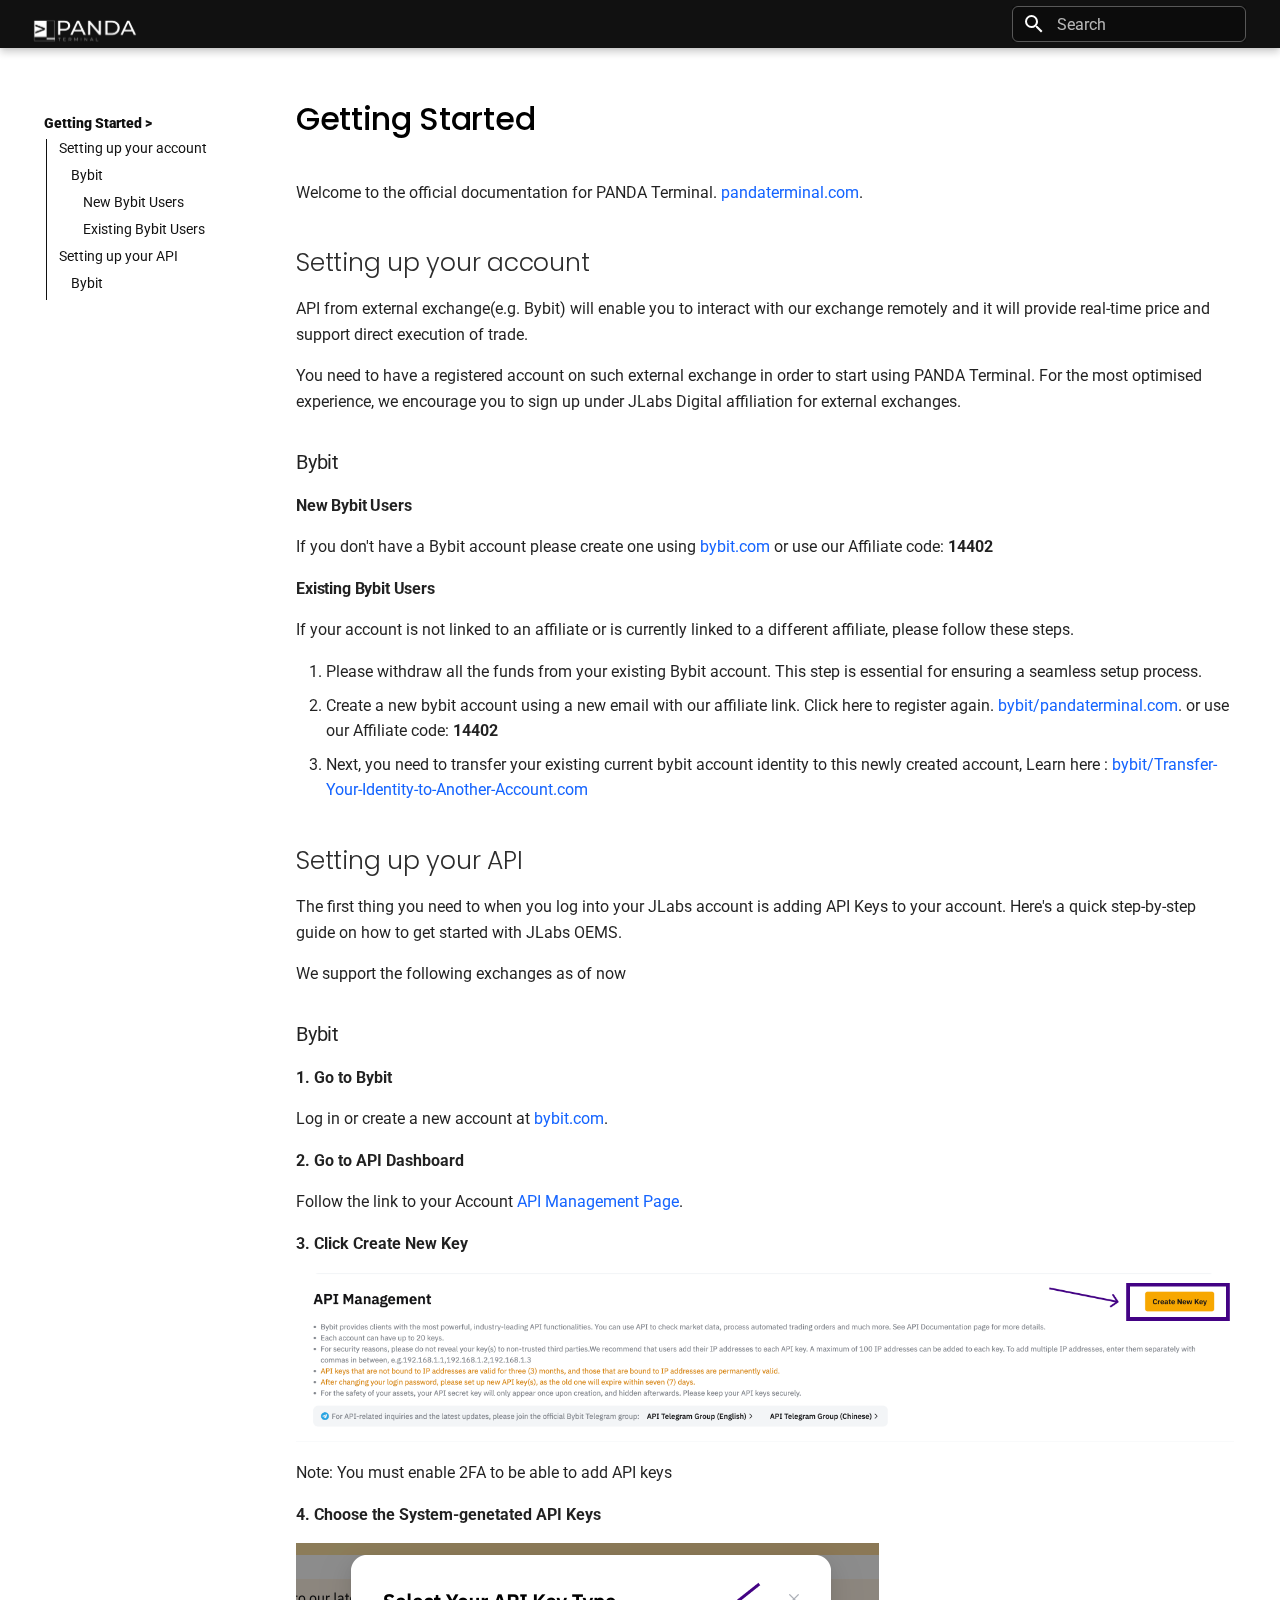
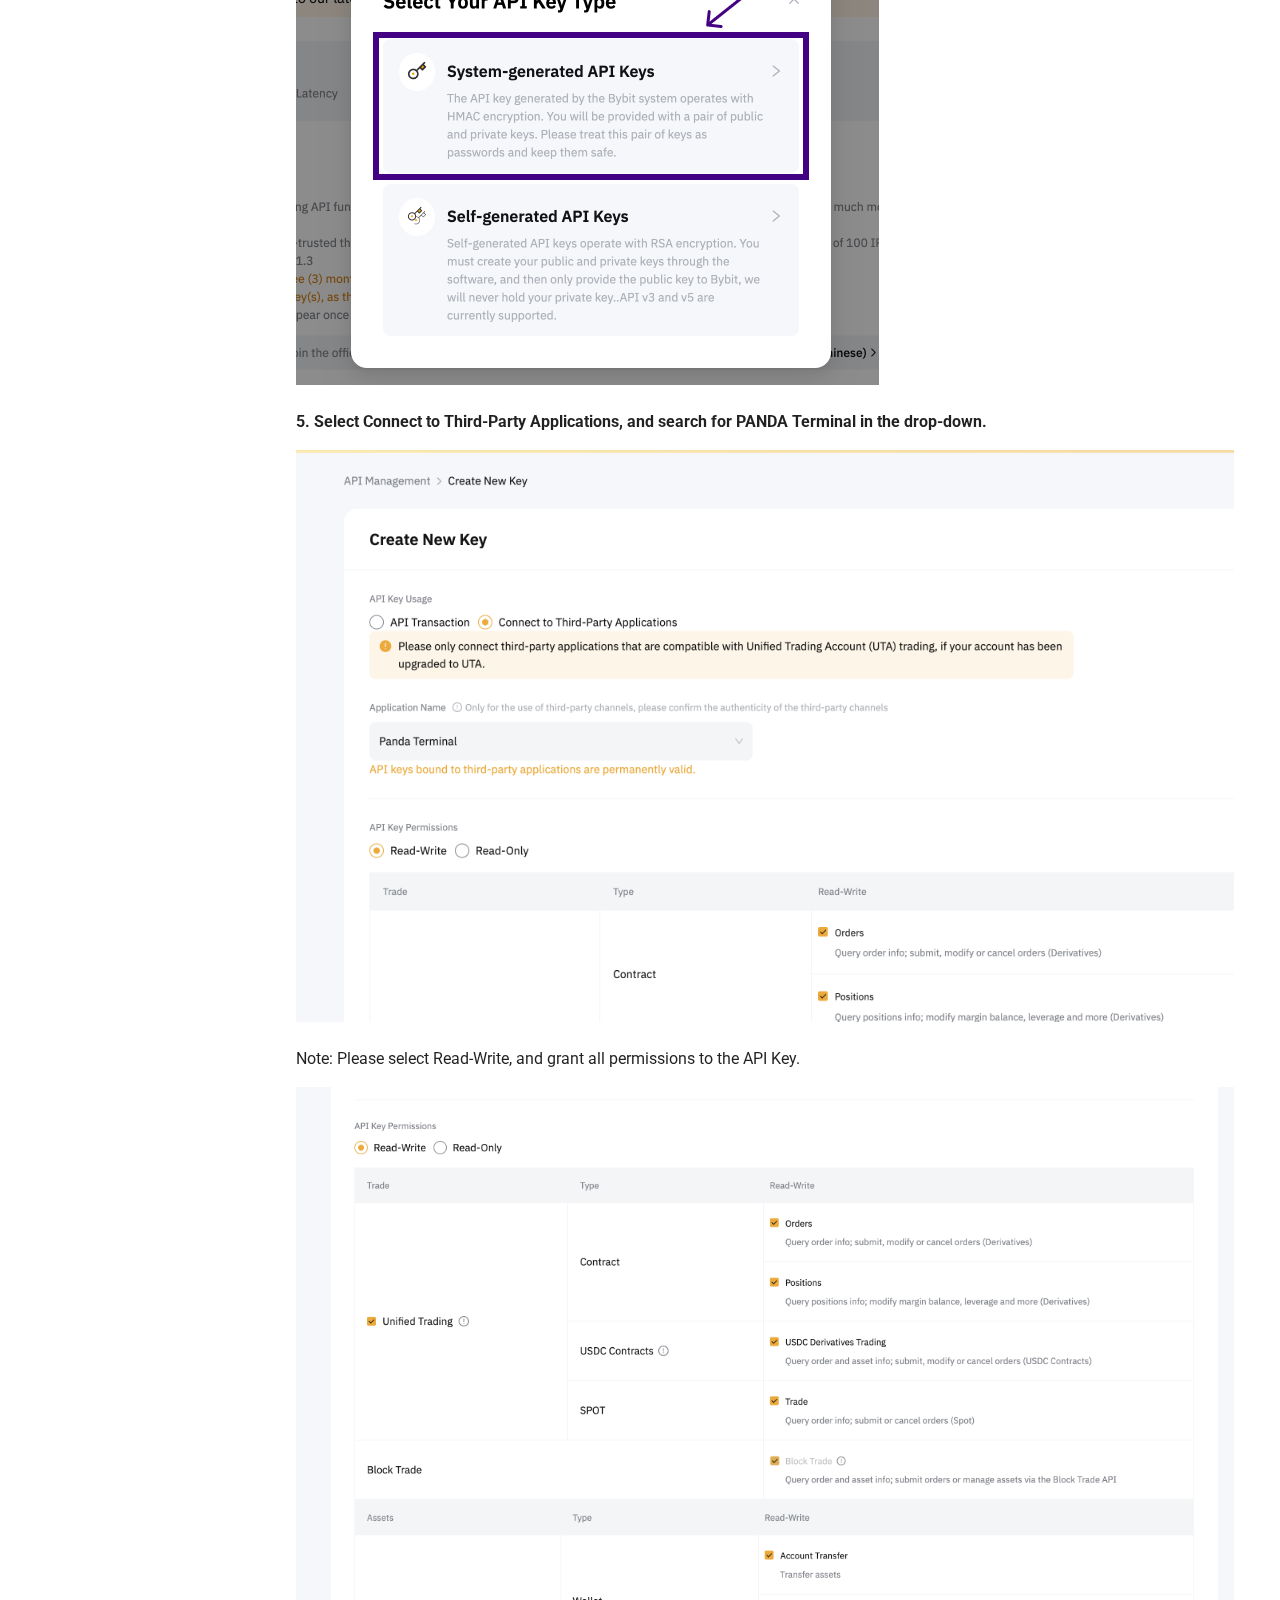
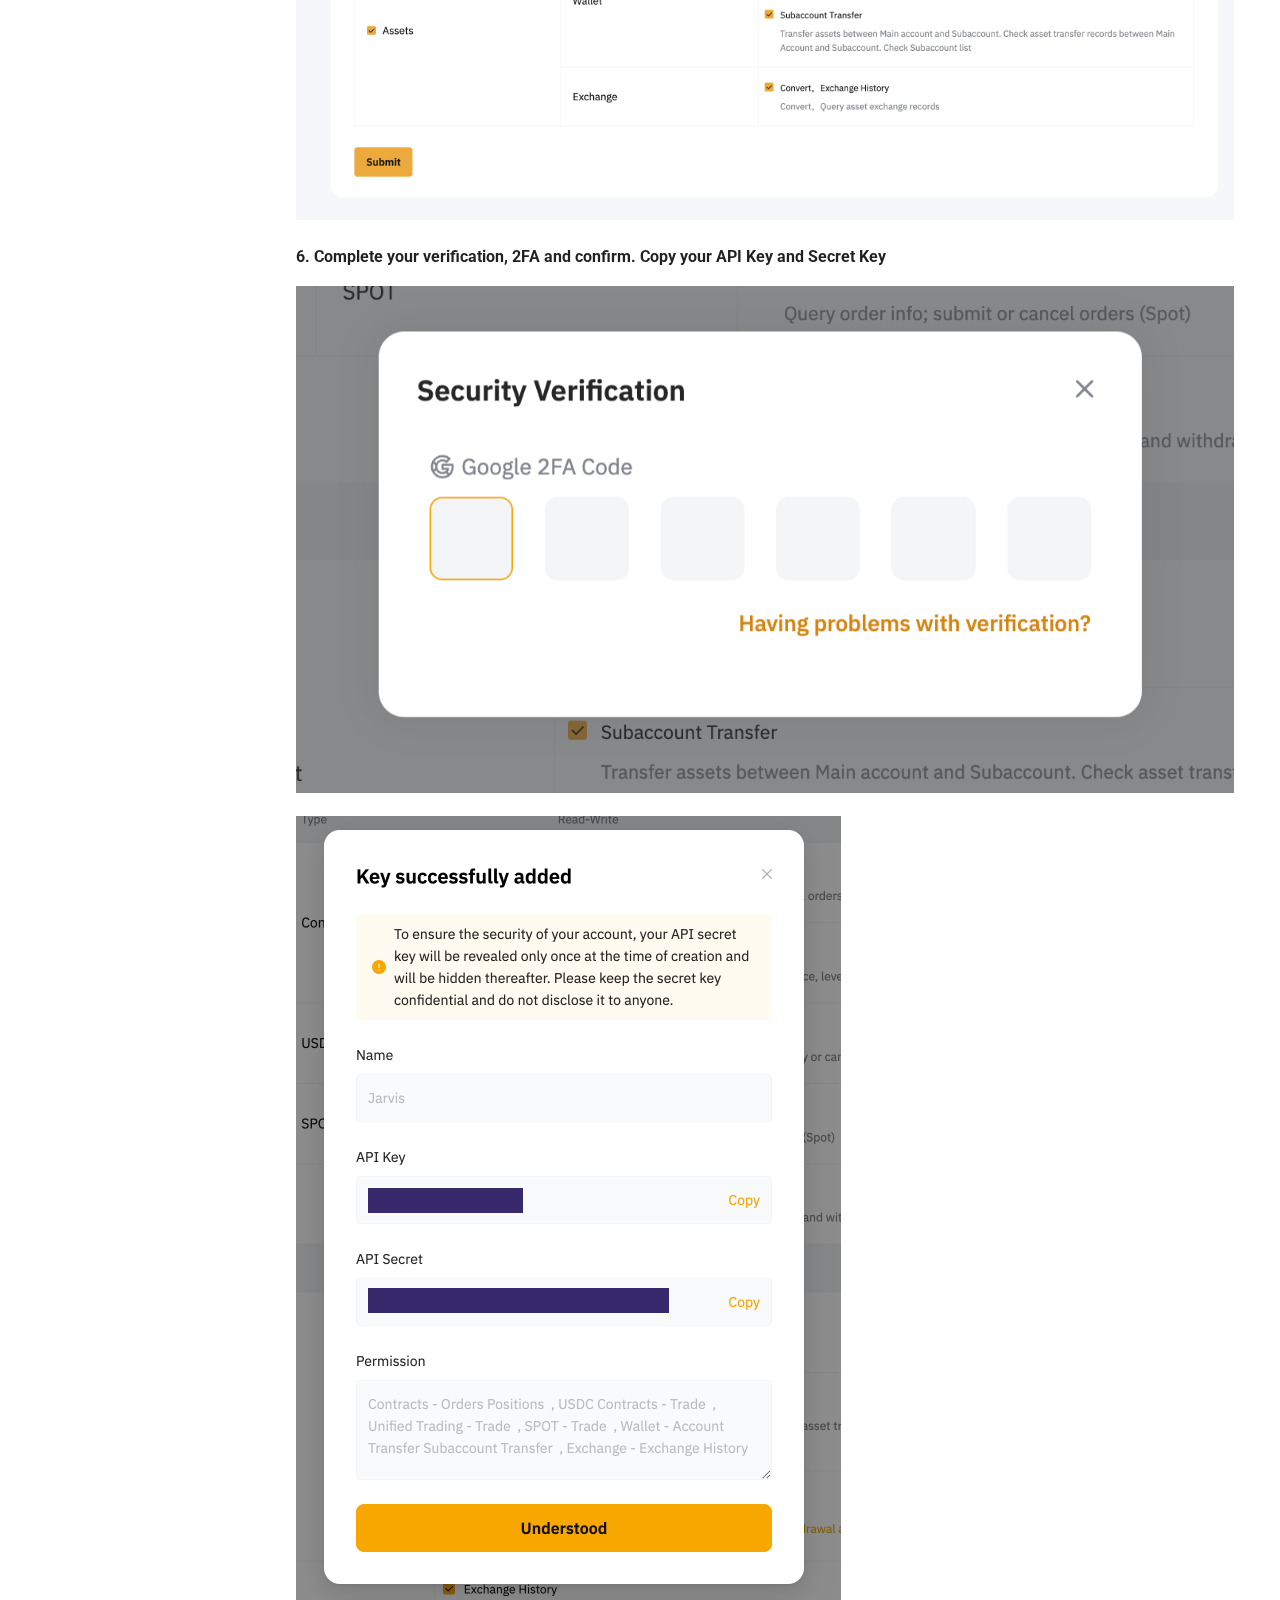
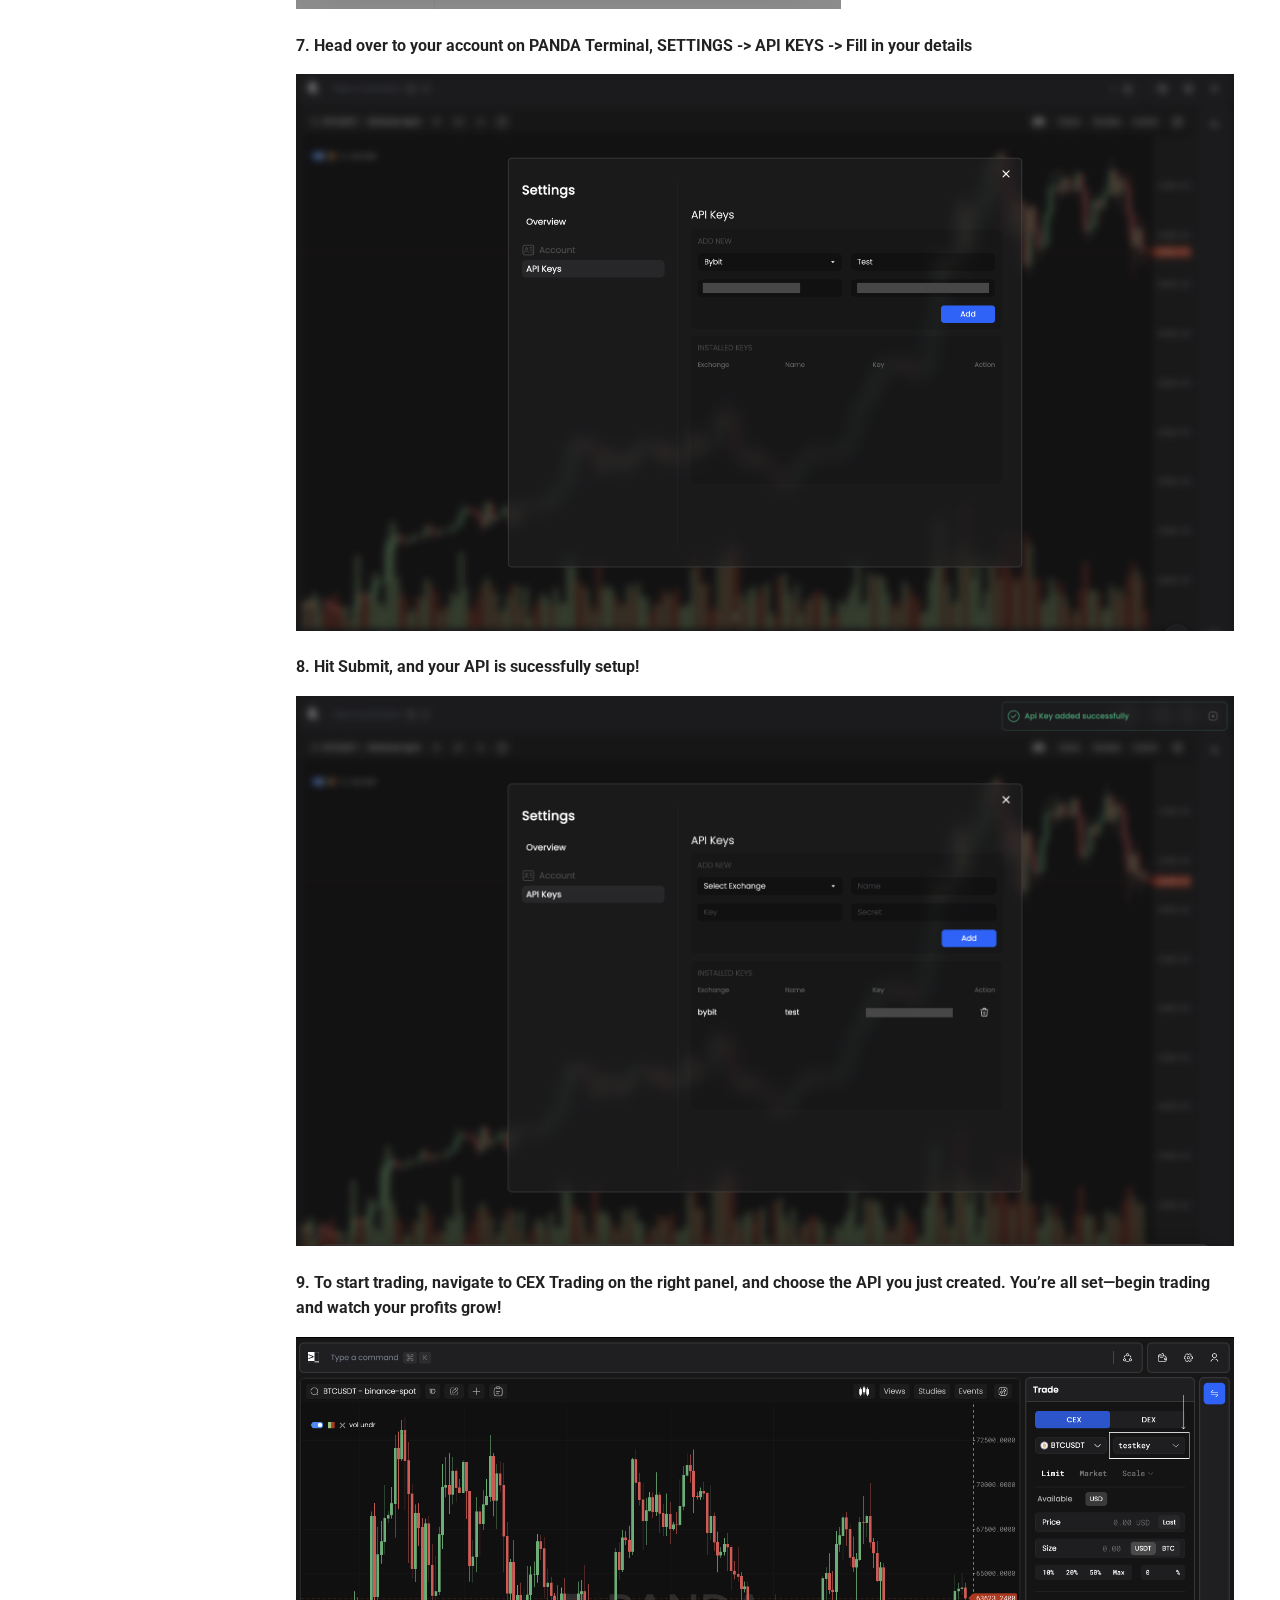
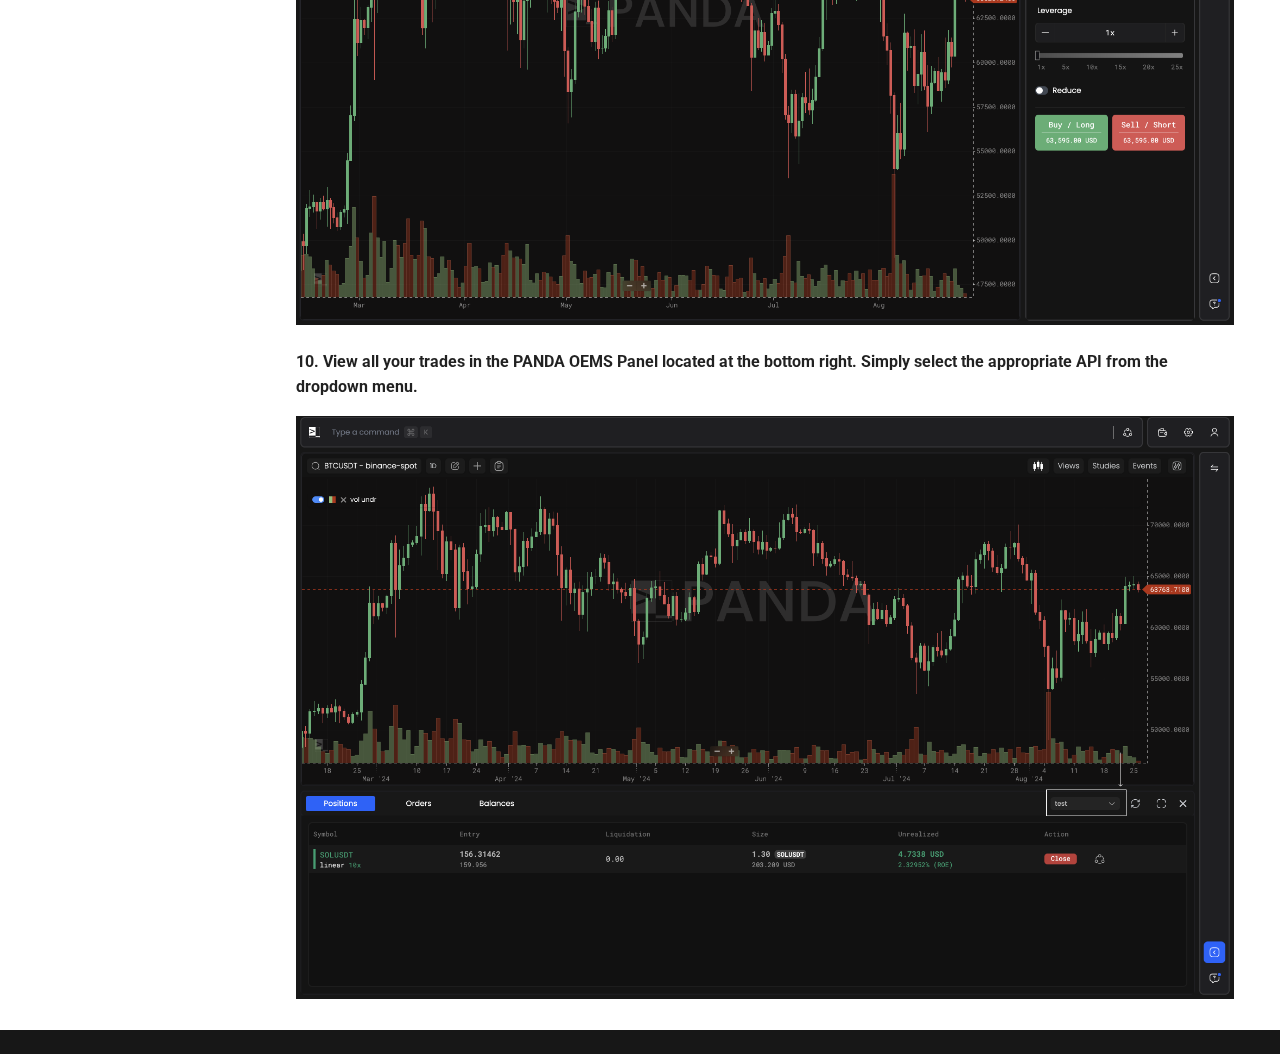
<file: index.html>
<!DOCTYPE html>
<html lang="en" class="no-js">
  <head>
    <meta charset="utf-8" />
    <meta name="viewport" content="width=device-width,initial-scale=1" />

    <link rel="next" href="JLabs%20Metrics/" />

    <link rel="icon" href="assets/images/favicon.png" />
    <meta name="generator" content="mkdocs-1.5.3, mkdocs-material-9.5.12" />

    <title>Documentation</title>

    <link rel="stylesheet" href="assets/stylesheets/main.7e359304.min.css" />

    <link rel="stylesheet" href="assets/stylesheets/palette.06af60db.min.css" />

    <link rel="preconnect" href="https://fonts.gstatic.com" crossorigin />
    <link
      rel="stylesheet"
      href="https://fonts.googleapis.com/css?family=Roboto:300,300i,400,400i,700,700i%7CRoboto+Mono:400,400i,700,700i&display=fallback"
    />
    <style>
      :root {
        --md-text-font: "Roboto";
        --md-code-font: "Roboto Mono";
      }
    </style>

    <link rel="stylesheet" href="stylesheets/extra.css" />

    <script>
      (__md_scope = new URL(".", location)),
        (__md_hash = (e) =>
          [...e].reduce((e, _) => (e << 5) - e + _.charCodeAt(0), 0)),
        (__md_get = (e, _ = localStorage, t = __md_scope) =>
          JSON.parse(_.getItem(t.pathname + "." + e))),
        (__md_set = (e, _, t = localStorage, a = __md_scope) => {
          try {
            t.setItem(a.pathname + "." + e, JSON.stringify(_));
          } catch (e) {}
        });
    </script>
  </head>

  <body
    dir="ltr"
    data-md-color-scheme="default"
    data-md-color-primary="stylesheets/extra.css"
    data-md-color-accent="indigo"
  >
    <input
      class="md-toggle"
      data-md-toggle="drawer"
      type="checkbox"
      id="__drawer"
      autocomplete="off"
    />
    <input
      class="md-toggle"
      data-md-toggle="search"
      type="checkbox"
      id="__search"
      autocomplete="off"
    />
    <label class="md-overlay" for="__drawer"></label>
    <div data-md-component="skip">
      <a href="#getting-started" class="md-skip"> Skip to content </a>
    </div>
    <div data-md-component="announce"></div>

    <header
      class="md-header"
      data-md-component="header"
    >
      <nav class="md-header__inner md-grid" aria-label="Header">
        <a
          href=".."
          title="Documentation"
          class="md-header__button md-logo"
          aria-label="Documentation"
          data-md-component="logo"
        >


        
          <img src="/assets/images/logo.svg" alt="logo" />
        </a>
        <!-- <div class="md-grid">
        <ul class="md-tabs__list">
          <li class="md-tabs__item">
            <a href=".." class="md-tabs__link"> Getting Started </a>
          </li>

          <li class="md-tabs__item md-tabs__item--active">
            <a href="./" class="md-tabs__link"> JLabs Metrics </a>
          </li>

          <li class="md-tabs__item">
            <a href="../Screeners/" class="md-tabs__link"> Screeners </a>
          </li>
        </ul>

      </div> -->
      <ul class="md-tabs__list">
        <li class="md-tabs__item">
          <a href="/terms/" class="md-tabs__link"></a>
        </li>

        <li class="md-tabs__item md-tabs__item--active">
          <a href="/privacy/" class="md-tabs__link"> </a>
        </li>
      </ul>

        <label class="md-header__button md-icon" for="__drawer">
          <svg xmlns="http://www.w3.org/2000/svg" viewBox="0 0 24 24">
            <path d="M3 6h18v2H3V6m0 5h18v2H3v-2m0 5h18v2H3v-2Z" />
          </svg>
        </label>
        <div class="md-header__title" data-md-component="header-title">
          <div class="md-header__ellipsis">
            <div class="md-header__topic">
              <span class="md-ellipsis">  </span>
            </div>
            <div class="md-header__topic" data-md-component="header-topic">
              <span class="md-ellipsis"> </span>
            </div>
          </div>
        </div>

        <label class="md-header__button md-icon" for="__search">
          <svg xmlns="http://www.w3.org/2000/svg" viewBox="0 0 24 24">
            <path
              d="M9.5 3A6.5 6.5 0 0 1 16 9.5c0 1.61-.59 3.09-1.56 4.23l.27.27h.79l5 5-1.5 1.5-5-5v-.79l-.27-.27A6.516 6.516 0 0 1 9.5 16 6.5 6.5 0 0 1 3 9.5 6.5 6.5 0 0 1 9.5 3m0 2C7 5 5 7 5 9.5S7 14 9.5 14 14 12 14 9.5 12 5 9.5 5Z"
            />
          </svg>
        </label>
        <div class="md-search" data-md-component="search" role="dialog">
          <label class="md-search__overlay" for="__search"></label>
          <div class="md-search__inner" role="search">
            <form class="md-search__form" name="search">
              <input
                type="text"
                class="md-search__input"
                name="query"
                aria-label="Search"
                placeholder="Search"
                autocapitalize="off"
                autocorrect="off"
                autocomplete="off"
                spellcheck="false"
                data-md-component="search-query"
                required
              />
              <label class="md-search__icon md-icon" for="__search">
                <svg xmlns="http://www.w3.org/2000/svg" viewBox="0 0 24 24">
                  <path
                    d="M9.5 3A6.5 6.5 0 0 1 16 9.5c0 1.61-.59 3.09-1.56 4.23l.27.27h.79l5 5-1.5 1.5-5-5v-.79l-.27-.27A6.516 6.516 0 0 1 9.5 16 6.5 6.5 0 0 1 3 9.5 6.5 6.5 0 0 1 9.5 3m0 2C7 5 5 7 5 9.5S7 14 9.5 14 14 12 14 9.5 12 5 9.5 5Z"
                  />
                </svg>

                <svg xmlns="http://www.w3.org/2000/svg" viewBox="0 0 24 24">
                  <path
                    d="M20 11v2H8l5.5 5.5-1.42 1.42L4.16 12l7.92-7.92L13.5 5.5 8 11h12Z"
                  />
                </svg>
              </label>
              <nav class="md-search__options" aria-label="Search">
                <button
                  type="reset"
                  class="md-search__icon md-icon"
                  title="Clear"
                  aria-label="Clear"
                  tabindex="-1"
                >
                  <svg xmlns="http://www.w3.org/2000/svg" viewBox="0 0 24 24">
                    <path
                      d="M19 6.41 17.59 5 12 10.59 6.41 5 5 6.41 10.59 12 5 17.59 6.41 19 12 13.41 17.59 19 19 17.59 13.41 12 19 6.41Z"
                    />
                  </svg>
                </button>
              </nav>

              <div
                class="md-search__suggest"
                data-md-component="search-suggest"
              ></div>
            </form>
            <div class="md-search__output">
              <div class="md-search__scrollwrap" data-md-scrollfix>
                <div class="md-search-result" data-md-component="search-result">
                  <div class="md-search-result__meta">Initializing search</div>
                  <ol class="md-search-result__list" role="presentation"></ol>
                </div>
              </div>
            </div>
          </div>
        </div>
      </nav>
    </header>

    <div class="md-container" data-md-component="container">
      <main class="md-main" data-md-component="main">
        <div class="md-main__inner md-grid">
          <div
            class="md-sidebar md-sidebar--primary"
            data-md-component="sidebar"
            data-md-type="navigation"
          >
            <div class="md-sidebar__scrollwrap">
              <div class="md-sidebar__inner">
                <nav
                  class="md-nav md-nav--primary md-nav--lifted md-nav--integrated"
                  aria-label="Navigation"
                  data-md-level="0"
                >
                  <label class="md-nav__title" for="__drawer">
                    <a
                      href="/Screeners/"
                      title="Documentation"
                      class="md-nav__button md-logo"
                      aria-label="Documentation"
                      data-md-component="logo"
                    >
                      <img src="assets/images/logo.svg" alt="logo" />
                    </a>
                    Documentation
                  </label>

                  <ul class="md-nav__list" data-md-scrollfix>
                    <li class="md-nav__item md-nav__item--active">
                      <input
                        class="md-nav__toggle md-toggle"
                        type="checkbox"
                        id="__toc"
                      />

                      <label
                        class="md-nav__link md-nav__link--active"
                        for="__toc"
                      >
                        <span class="md-ellipsis" style="font-weight: 900">
                          Getting Started
                        </span>

                        <span class="md-nav__icon md-icon"></span>
                      </label>

                      <a href="." class=" header__button md-header__button md-logo">
                        <span
                          class="md-ellipsis md-nav__button md-logo"
                          style="font-weight: 900"
                        >
                          Getting Started > </span
                        >
                      </a>
                      <nav
                        class="md-nav md-nav--secondary"
                        aria-label="Table of contents"
                      >
                        <label class="md-nav__title" for="__toc">
                          <span class="md-nav__icon md-icon"></span>
                          Table of contents
                        </label>
                        <ul
                          class="md-nav__list"
                          data-md-component="toc"
                          data-md-scrollfix
                        >
                          <li class="md-nav__item">
                            <a
                              href="#setting-up-your-account"
                              class="md-nav__link"
                            >
                              <span class="md-ellipsis">
                                Setting up your account
                              </span>
                            </a>

                            <nav
                              class="md-nav"
                              aria-label="Setting up your account"
                            >
                              <ul class="md-nav__list">
                                <li class="md-nav__item">
                                  <a href="#bybit" class="md-nav__link">
                                    <span class="md-ellipsis"> Bybit </span>
                                  </a>

                                  <nav class="md-nav" aria-label="Bybit">
                                    <ul class="md-nav__list">
                                      <li class="md-nav__item">
                                        <a
                                          href="#new-bybit-users"
                                          class="md-nav__link"
                                        >
                                          <span class="md-ellipsis">
                                            New Bybit Users
                                          </span>
                                        </a>
                                      </li>

                                      <li class="md-nav__item">
                                        <a
                                          href="#registered-bybit-users"
                                          class="md-nav__link"
                                        >
                                          <span class="md-ellipsis">
                                            Existing Bybit Users
                                          </span>
                                        </a>
                                      </li>
                                    </ul>
                                  </nav>
                                </li>
                              </ul>
                            </nav>
                          </li>

                          <li class="md-nav__item">
                            <a href="#setting-up-your-api" class="md-nav__link">
                              <span class="md-ellipsis">
                                Setting up your API
                              </span>
                            </a>

                            <nav
                              class="md-nav"
                              aria-label="Setting up your API"
                            >
                              <ul class="md-nav__list">
                                <li class="md-nav__item">
                                  <a href="#bybit_1" class="md-nav__link">
                                    <span class="md-ellipsis"> Bybit </span>
                                  </a>
                                </li>
                              </ul>
                            </nav>
                          </li>
                        </ul>
                      </nav>
                    </li>

                    <!-- <li class="md-nav__item md-nav__item--active">
                      <input
                        class="md-nav__toggle md-toggle"
                        type="checkbox"
                        id="__toc"
                      />
                      <a
                        href="/JLabs%20Metrics/"
                        class=" header__button md-header__button"
                      >
                        <span class="md-ellipsis" style="font-weight: 900">
                          JLabs Metrics
                        </span>
                      </a>
                      <nav
                        class="md-nav md-nav--secondary"
                        aria-label="Table of contents"
                      >
                        <label class="md-nav__title" for="__toc">
                          <span class="md-nav__icon md-icon"></span>
                          Table of contents
                        </label>
                        <ul
                          class="md-nav__list"
                          data-md-component="toc"
                          data-md-scrollfix
                        >
                          <li class="md-nav__item">
                            <a
                              href="/JLabs%20Metrics/#liquidations"
                              class="md-nav__link"
                            >
                              <span class="md-ellipsis"> Liquidations </span>
                            </a>
                          </li>

                          <li class="md-nav__item">
                            <a
                              href="/JLabs%20Metrics/#oi-expiry"
                              class="md-nav__link"
                            >
                              <span class="md-ellipsis"> OI Expiry </span>
                            </a>
                          </li>

                          <li class="md-nav__item">
                            <a
                              href="/JLabs%20Metrics/#slippage"
                              class="md-nav__link"
                            >
                              <span class="md-ellipsis"> Slippage </span>
                            </a>
                          </li>

                          <li class="md-nav__item">
                            <a
                              href="/JLabs%20Metrics/#price-equilibrium"
                              class="md-nav__link"
                            >
                              <span class="md-ellipsis">
                                Price Equilibrium
                              </span>
                            </a>
                          </li>

                          <li class="md-nav__item">
                            <a
                              href="/JLabs%20Metrics/#dxy-risk"
                              class="md-nav__link"
                            >
                              <span class="md-ellipsis"> DXY Risk </span>
                            </a>
                          </li>

                          <li class="md-nav__item">
                            <a
                              href="/JLabs%20Metrics/#price-strength"
                              class="md-nav__link"
                            >
                              <span class="md-ellipsis"> Price Strength </span>
                            </a>
                          </li>

                          <li class="md-nav__item">
                            <a
                              href="/JLabs%20Metrics/#cari"
                              class="md-nav__link"
                            >
                              <span class="md-ellipsis"> CARI </span>
                            </a>
                          </li>

                          <li class="md-nav__item">
                            <a
                              href="/JLabs%20Metrics/#rosi"
                              class="md-nav__link"
                            >
                              <span class="md-ellipsis"> Rosi </span>
                            </a>
                          </li>

                          <li class="md-nav__item">
                            <a
                              href="/JLabs%20Metrics/#tvl"
                              class="md-nav__link"
                            >
                              <span class="md-ellipsis"> TVL </span>
                            </a>
                          </li>
                        </ul>
                      </nav>
                    </li>



                    
                    <li class="md-nav__item md-nav__item--active">
                      <input
                        class="md-nav__toggle md-toggle"
                        type="checkbox"
                        id="__toc"
                      />
                      <a
                        href="/Screeners/"
                       class=" header__button md-header__button"
                      >
                        <span class="md-ellipsis" style="font-weight: 900">
                          Screeners
                        </span>
                      </a>
                      <nav
                        class="md-nav md-nav--secondary"
                        aria-label="Table of contents"
                      >
                        <label class="md-nav__title" for="__toc">
                          <span class="md-nav__icon md-icon"></span>
                          Table of contents
                        </label>
                        <ul
                          class="md-nav__list"
                          data-md-component="toc"
                          data-md-scrollfix
                        >
                          <li class="md-nav__item">
                            <a
                              href="/Screeners/#understanding-colors"
                              class="md-nav__link"
                            >
                              <span class="md-ellipsis">
                                Understanding Colors
                              </span>
                            </a>
                          </li>
                        </ul>
                      </nav>
                    </li> -->
                  </ul>
                </nav>
              </div>
            </div>
          </div>

          <div class="md-content" data-md-component="content">
            <article class="md-content__inner md-typeset">
              <h1 id="getting-started">Getting Started</h1>
              <p>
                Welcome to the official documentation for PANDA Terminal.
                <a href="https://www.pandaterminal.com/"
                  >pandaterminal.com</a
                >.
              </p>
              <h2 id="setting-up-your-account">Setting up your account</h2>
              <p>
                API from external exchange(e.g. Bybit) will enable you to
                interact with our exchange remotely and it will provide
                real-time price and support direct execution of trade.
              </p>
              <p>
                You need to have a registered account on such external exchange
                in order to start using PANDA Terminal. For the most
                optimised experience, we encourage you to sign up under
                JLabs Digital affiliation for external exchanges.
              </p>
              <h3 id="bybit">Bybit</h3>
              <h4 id="new-bybit-users">New Bybit Users</h4>
              <p>
                If you don't have a Bybit account please create one using
                <a href="https://partner.bybit.com/b/14402">bybit.com</a> or use our Affiliate code: <strong>14402</strong></p>
              </p>
              <h4 id="registered-bybit-users">Existing Bybit Users</h4>
              <p>
                If your account is not linked to an affiliate or is currently linked to a different affiliate, please follow these steps.
              </p>
              <ol>
              <li>
              Please withdraw all the funds from your existing Bybit account. This step is essential for ensuring a seamless setup process.
                </li>
                <li>
                  Create a new bybit account using a new email with our affiliate
                  link. Click here to register again.
                  <a
                    href="https://partner.bybit.com/b/14402"
                    >bybit/pandaterminal.com</a
                  >. or use our Affiliate code: <strong>14402</strong></p>

                </li>
                <li>
                  Next, you need to transfer your existing current bybit account identity to this newly created account, Learn here : <a
                  href="https://www.bybit.com/en/help-center/article/How-to-Transfer-Your-Identity-to-Another-Account"
                  >bybit/Transfer-Your-Identity-to-Another-Account.com</a
                >
                </li>
              </ol>
              <h2 id="setting-up-your-api">Setting up your API</h2>
              <p>
                The first thing you need to when you log into your JLabs account
                is adding API Keys to your account. Here's a quick step-by-step
                guide on how to get started with JLabs OEMS.
              </p>
              <p>We support the following exchanges as of now</p>
              <h3 id="bybit_1">Bybit</h3>
              <p><strong>1. Go to Bybit</strong></p>
              <p>
                Log in or create a new account at
                <a href="https://partner.bybit.com/b/14402">bybit.com</a>.
              </p>
              <p><strong>2. Go to API Dashboard</strong></p>
              <p>
                Follow the link to your Account
                <a href="https://www.bybit.com/app/user/api-management"
                  >API Management Page</a
                >.
              </p>
              <p><strong>3. Click Create New Key</strong></p>
              <p>
                <img alt="alt text" src="assets/images/tutorial1.png" /> Note:
                You must enable 2FA to be able to add API keys
              </p>
              <p><strong>4. Choose the System-genetated API Keys</strong></p>
              <p><img alt="alt text" src="assets/images/tutorial2.png" /></p>
              <p>
                <strong>5. Select Connect to Third-Party Applications, and search for PANDA Terminal in the drop-down. </strong>
              </p>
              <p><img alt="alt text" src="assets/images/change1.png" /></p>
              <p>
                Note: Please select Read-Write, and grant all permissions to the API Key.
              </p>
              <p><img alt="alt text" src="assets/images/change2.png" /></p>
              <p>
                <strong
                  >6. Complete your verification, 2FA and confirm. Copy your API Key and
                  Secret Key</strong
                >
              </p>
              <p><img alt="alt text" src="assets/images/tutorial5.png" /></p>
              <p><img alt="alt text" src="assets/images/tutorial6.png" /></p>
              <p>
                <strong
                  >7. Head over to your account on PANDA Terminal, SETTINGS -> API KEYS -> Fill in your details</strong
                >
              </p>
              <p><img alt="alt text" src="assets/images/tutorial7.png" /></p>
              <p>
                <strong
                  >8. Hit Submit, and your API is sucessfully setup!</strong
                >
              </p>
              <p><img alt="alt text" src="assets/images/tutorial8.png" /></p>
                <strong
                  >9. To start trading, navigate to CEX Trading on the right panel, and choose the API you just created. You’re all set—begin trading and watch your profits grow!</strong
                >
              </p>
              <p><img alt="alt text" src="assets/images/change3.png" /></p>
              <strong>10. View all your trades in the PANDA OEMS Panel located at the bottom right. Simply select the appropriate API from the dropdown menu.</strong>
              </p>
              <p><img alt="alt text" src="assets/images/tutorial9.png" /></p>
            </article>
          </div>

          <script>
            var tabs = __md_get("__tabs");
            if (Array.isArray(tabs))
              e: for (var set of document.querySelectorAll(".tabbed-set")) {
                var tab,
                  labels = set.querySelector(".tabbed-labels");
                for (tab of tabs)
                  for (var label of labels.getElementsByTagName("label"))
                    if (label.innerText.trim() === tab) {
                      var input = document.getElementById(label.htmlFor);
                      input.checked = !0;
                      continue e;
                    }
              }
          </script>

          <script>
            var target = document.getElementById(location.hash.slice(1));
            target &&
              target.name &&
              (target.checked = target.name.startsWith("__tabbed_"));
          </script>
        </div>

        <button
          type="button"
          class="md-top md-icon"
          data-md-component="top"
          hidden
        >
          <svg xmlns="http://www.w3.org/2000/svg" viewBox="0 0 24 24">
            <path
              d="M13 20h-2V8l-5.5 5.5-1.42-1.42L12 4.16l7.92 7.92-1.42 1.42L13 8v12Z"
            />
          </svg>
          Back to top
        </button>
      </main>

      <footer class="md-footer">
        <div class="md-footer-meta md-typeset">
          <div class="md-footer-meta__inner md-grid">
            <div class="md-copyright"></div>
          </div>
        </div>
      </footer>
    </div>
    <div class="md-dialog" data-md-component="dialog">
      <div class="md-dialog__inner md-typeset"></div>
    </div>

    <script id="__config" type="application/json">
      {
        "base": ".",
        "features": [
          "navigation.tabs",
          "navigation.sections",
          "toc.integrate",
          "navigation.top",
          "search.suggest",
          "search.highlight",
          "content.tabs.link",
          "content.code.annotation",
          "content.code.copy"
        ],
        "search": "assets/javascripts/workers/search.b8dbb3d2.min.js",
        "translations": {
          "clipboard.copied": "Copied to clipboard",
          "clipboard.copy": "Copy to clipboard",
          "search.result.more.one": "1 more on this page",
          "search.result.more.other": "# more on this page",
          "search.result.none": "No matching documents",
          "search.result.one": "1 matching document",
          "search.result.other": "# matching documents",
          "search.result.placeholder": "Type to start searching",
          "search.result.term.missing": "Missing",
          "select.version": "Select version"
        }
      }
    </script>

    <script src="assets/javascripts/bundle.c8d2eff1.min.js"></script>
  </body>
</html>
</file>
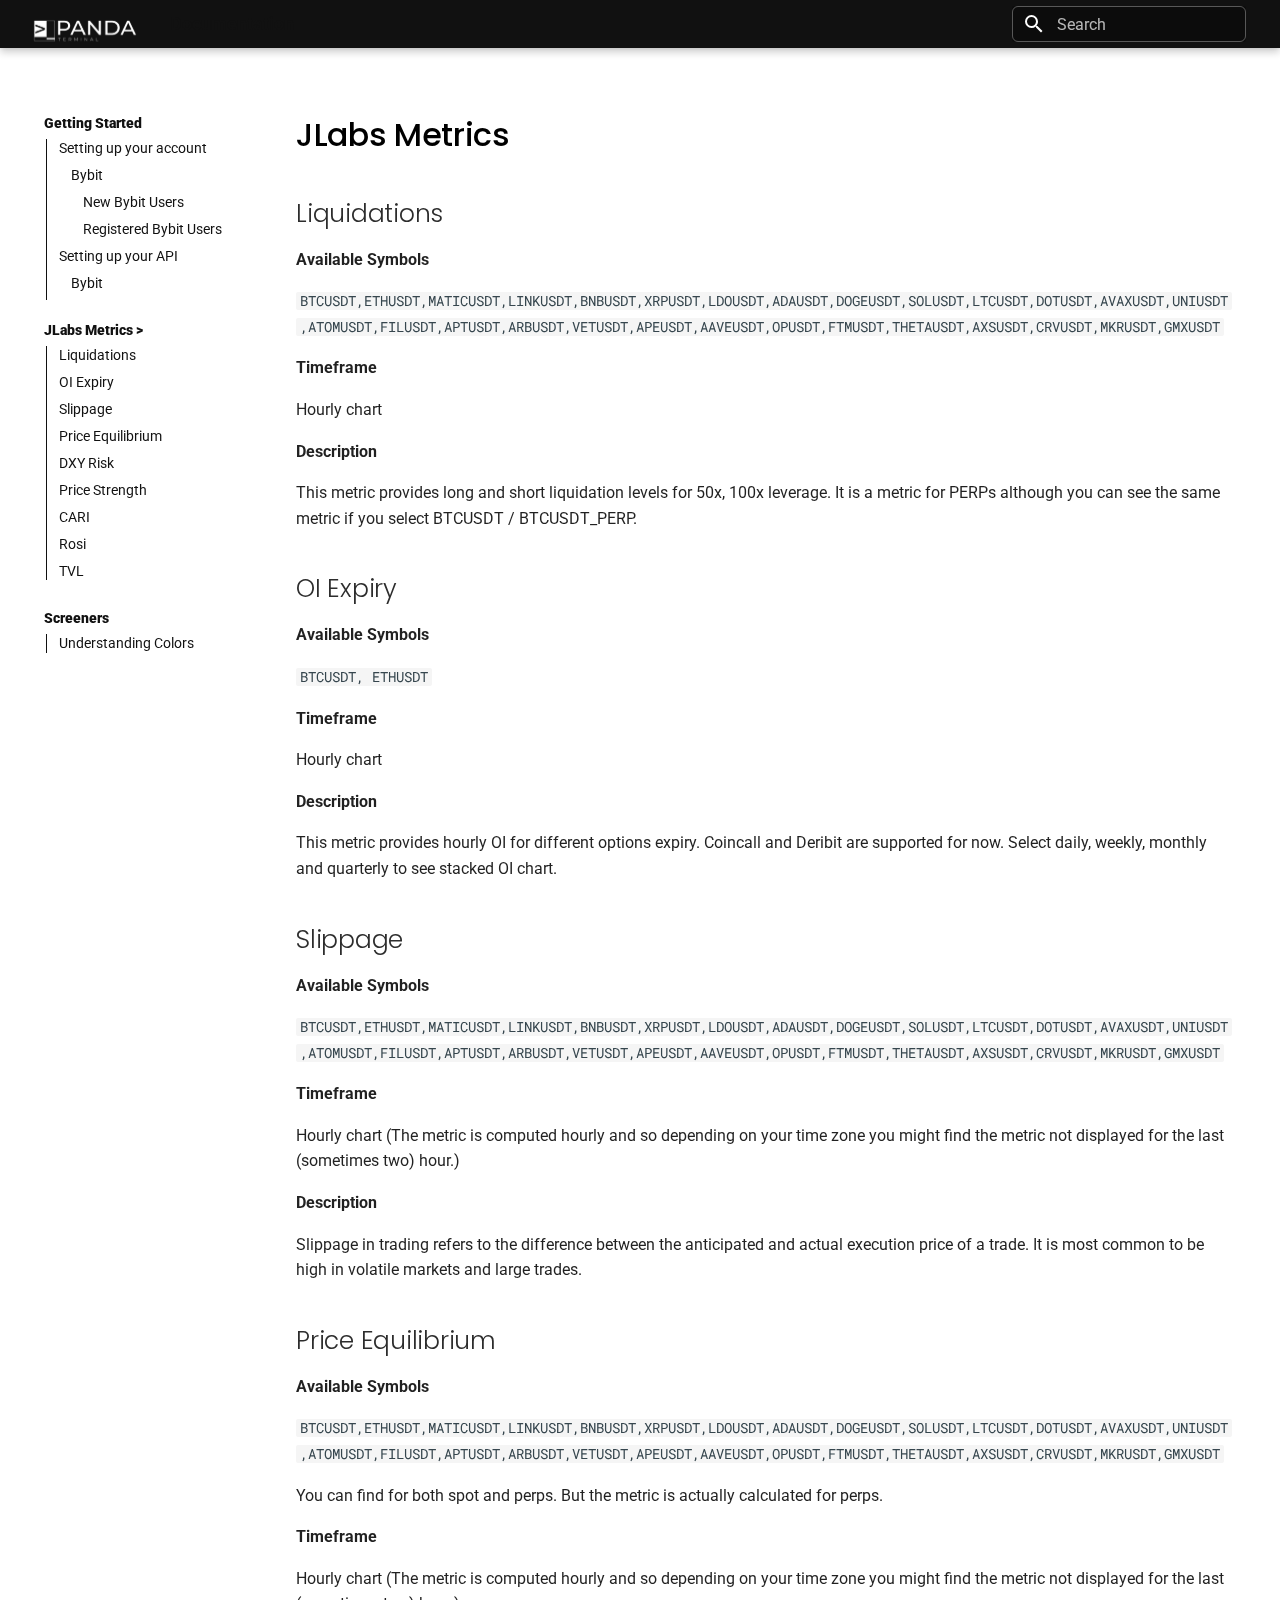
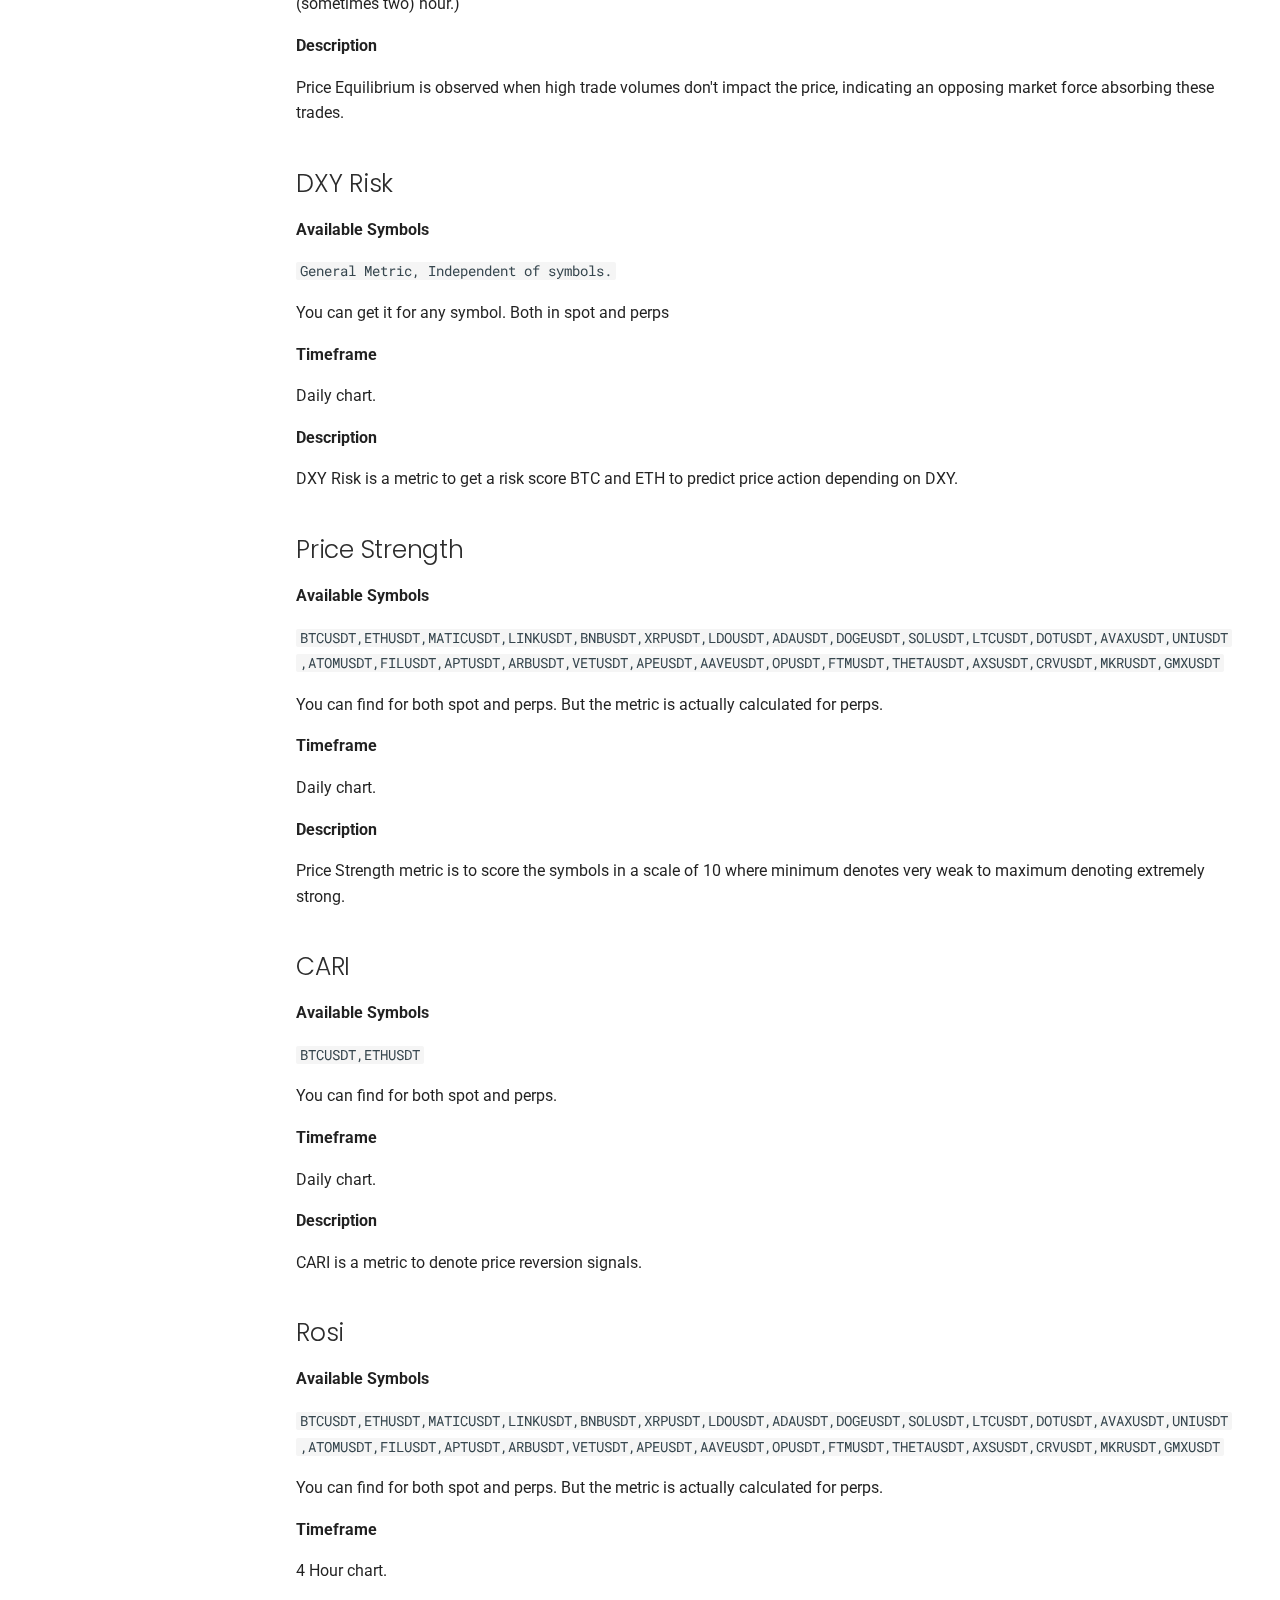
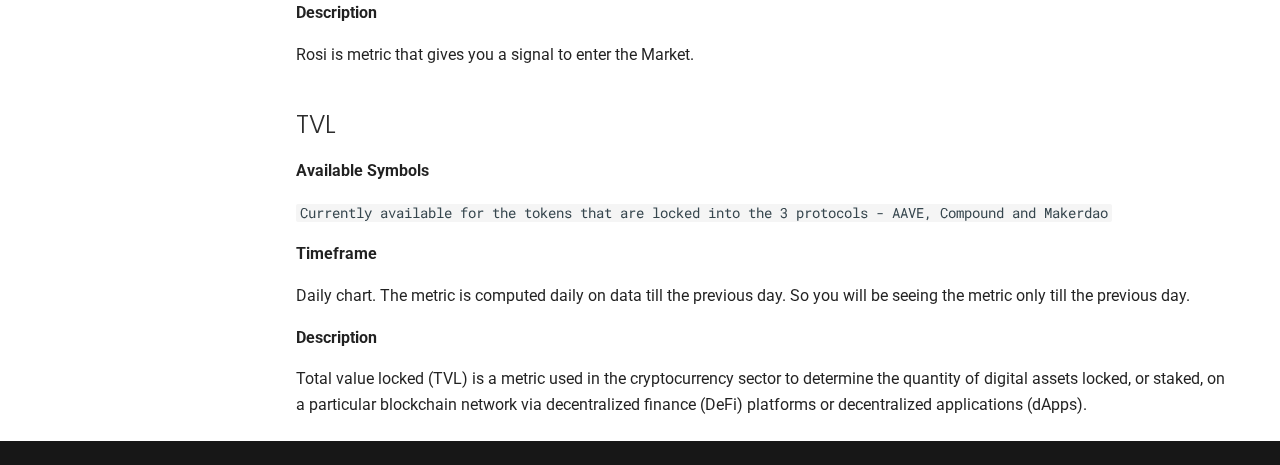
<file: JLabs Metrics/index.html>
<!DOCTYPE html>
<html lang="en" class="no-js">
  <head>
    <meta charset="utf-8" />
    <meta name="viewport" content="width=device-width,initial-scale=1" />

    <link rel="prev" href=".." />

    <link rel="next" href="../Screeners/" />

    <link rel="icon" href="../assets/images/favicon.png" />
    <meta name="generator" content="mkdocs-1.5.3, mkdocs-material-9.5.12" />

    <title>JLabs Metrics - Documentation</title>

    <link rel="stylesheet" href="../assets/stylesheets/main.7e359304.min.css" />

    <link
      rel="stylesheet"
      href="../assets/stylesheets/palette.06af60db.min.css"
    />

    <link rel="preconnect" href="https://fonts.gstatic.com" crossorigin />
    <link
      rel="stylesheet"
      href="https://fonts.googleapis.com/css?family=Roboto:300,300i,400,400i,700,700i%7CRoboto+Mono:400,400i,700,700i&display=fallback"
    />
    <style>
      :root {
        --md-text-font: "Roboto";
        --md-code-font: "Roboto Mono";
      }
    </style>

    <link rel="stylesheet" href="../stylesheets/extra.css" />

    <script>
      (__md_scope = new URL("..", location)),
        (__md_hash = (e) =>
          [...e].reduce((e, _) => (e << 5) - e + _.charCodeAt(0), 0)),
        (__md_get = (e, _ = localStorage, t = __md_scope) =>
          JSON.parse(_.getItem(t.pathname + "." + e))),
        (__md_set = (e, _, t = localStorage, a = __md_scope) => {
          try {
            t.setItem(a.pathname + "." + e, JSON.stringify(_));
          } catch (e) {}
        });
    </script>
  </head>

  <body
    dir="ltr"
    data-md-color-scheme="default"
    data-md-color-primary="stylesheets/extra.css"
    data-md-color-accent="indigo"
  >
    <input
      class="md-toggle"
      data-md-toggle="drawer"
      type="checkbox"
      id="__drawer"
      autocomplete="off"
    />
    <input
      class="md-toggle"
      data-md-toggle="search"
      type="checkbox"
      id="__search"
      autocomplete="off"
    />
    <label class="md-overlay" for="__drawer"></label>
    <div data-md-component="skip">
      <a href="#jlabs-metrics" class="md-skip"> Skip to content </a>
    </div>
    <div data-md-component="announce"></div>

    <header
      class="md-header"
      data-md-component="header"
    >
      <nav class="md-header__inner md-grid" aria-label="Header">
        <a
          href=".."
          title="Documentation"
          class="md-header__button md-logo"
          aria-label="Documentation"
          data-md-component="logo"
        >
          <img src="../assets/logo.svg" alt="logo" />
        </a>
        <!-- <div class="md-grid">
        <ul class="md-tabs__list">
          <li class="md-tabs__item">
            <a href=".." class="md-tabs__link"> Getting Started </a>
          </li>

          <li class="md-tabs__item md-tabs__item--active">
            <a href="./" class="md-tabs__link"> JLabs Metrics </a>
          </li>

          <li class="md-tabs__item">
            <a href="../Screeners/" class="md-tabs__link"> Screeners </a>
          </li>
        </ul>
      </div> -->

        <label class="md-header__button md-icon" for="__drawer">
          <svg xmlns="http://www.w3.org/2000/svg" viewBox="0 0 24 24">
            <path d="M3 6h18v2H3V6m0 5h18v2H3v-2m0 5h18v2H3v-2Z" />
          </svg>
        </label>
        <div class="md-header__title" data-md-component="header-title">
          <div class="md-header__ellipsis">
            <div class="md-header__topic">
              <span class="md-ellipsis"> Documentation </span>
            </div>
            <div class="md-header__topic" data-md-component="header-topic">
              <span class="md-ellipsis"> JLabs Metrics </span>
            </div>
          </div>
        </div>

        <label class="md-header__button md-icon" for="__search">
          <svg xmlns="http://www.w3.org/2000/svg" viewBox="0 0 24 24">
            <path
              d="M9.5 3A6.5 6.5 0 0 1 16 9.5c0 1.61-.59 3.09-1.56 4.23l.27.27h.79l5 5-1.5 1.5-5-5v-.79l-.27-.27A6.516 6.516 0 0 1 9.5 16 6.5 6.5 0 0 1 3 9.5 6.5 6.5 0 0 1 9.5 3m0 2C7 5 5 7 5 9.5S7 14 9.5 14 14 12 14 9.5 12 5 9.5 5Z"
            />
          </svg>
        </label>
        <div class="md-search" data-md-component="search" role="dialog">
          <label class="md-search__overlay" for="__search"></label>
          <div class="md-search__inner" role="search">
            <form class="md-search__form" name="search">
              <input
                type="text"
                class="md-search__input"
                name="query"
                aria-label="Search"
                placeholder="Search"
                autocapitalize="off"
                autocorrect="off"
                autocomplete="off"
                spellcheck="false"
                data-md-component="search-query"
                required
              />
              <label class="md-search__icon md-icon" for="__search">
                <svg xmlns="http://www.w3.org/2000/svg" viewBox="0 0 24 24">
                  <path
                    d="M9.5 3A6.5 6.5 0 0 1 16 9.5c0 1.61-.59 3.09-1.56 4.23l.27.27h.79l5 5-1.5 1.5-5-5v-.79l-.27-.27A6.516 6.516 0 0 1 9.5 16 6.5 6.5 0 0 1 3 9.5 6.5 6.5 0 0 1 9.5 3m0 2C7 5 5 7 5 9.5S7 14 9.5 14 14 12 14 9.5 12 5 9.5 5Z"
                  />
                </svg>

                <svg xmlns="http://www.w3.org/2000/svg" viewBox="0 0 24 24">
                  <path
                    d="M20 11v2H8l5.5 5.5-1.42 1.42L4.16 12l7.92-7.92L13.5 5.5 8 11h12Z"
                  />
                </svg>
              </label>
              <nav class="md-search__options" aria-label="Search">
                <button
                  type="reset"
                  class="md-search__icon md-icon"
                  title="Clear"
                  aria-label="Clear"
                  tabindex="-1"
                >
                  <svg xmlns="http://www.w3.org/2000/svg" viewBox="0 0 24 24">
                    <path
                      d="M19 6.41 17.59 5 12 10.59 6.41 5 5 6.41 10.59 12 5 17.59 6.41 19 12 13.41 17.59 19 19 17.59 13.41 12 19 6.41Z"
                    />
                  </svg>
                </button>
              </nav>

              <div
                class="md-search__suggest"
                data-md-component="search-suggest"
              ></div>
            </form>
            <div class="md-search__output">
              <div class="md-search__scrollwrap" data-md-scrollfix>
                <div class="md-search-result" data-md-component="search-result">
                  <div class="md-search-result__meta">Initializing search</div>
                  <ol class="md-search-result__list" role="presentation"></ol>
                </div>
              </div>
            </div>
          </div>
        </div>
      </nav>
    </header>

    <div class="md-container" data-md-component="container">
      <main class="md-main" data-md-component="main">
        <div class="md-main__inner md-grid">
          <div
            class="md-sidebar md-sidebar--primary"
            data-md-component="sidebar"
            data-md-type="navigation"
          >
            <div class="md-sidebar__scrollwrap">
              <div class="md-sidebar__inner">
                <nav
                  class="md-nav md-nav--primary md-nav--lifted md-nav--integrated"
                  aria-label="Navigation"
                  data-md-level="0"
                >
                  <label class="md-nav__title" for="__drawer">
                    <a
                      href=".."
                      title="Documentation"
                      class="md-nav__button md-logo"
                      aria-label="Documentation"
                      data-md-component="logo"
                    >
                      <img src="../assets/logo.svg" alt="logo" />
                    </a>
                    Documentation
                  </label>

                  <ul class="md-nav__list" data-md-scrollfix>
                    <li class="md-nav__item md-nav__item--active">
                      <input class="md-nav__toggle md-toggle" type="checkbox" />

                      <a href="/" class="md-header__button header__button">
                        <span
                          class="md-ellipsis md-nav__button md-logo"
                          style="font-weight: 900"
                        >
                          Getting Started</span
                        >
                      </a>
                      <nav
                        class="md-nav md-nav--secondary"
                        aria-label="Table of contents"
                      >
                        <label class="md-nav__title">
                          <span class="md-nav__icon md-icon"></span>
                          Table of contents
                        </label>
                        <ul
                          class="md-nav__list"
                          data-md-component="toc"
                          data-md-scrollfix
                        >
                          <li class="md-nav__item">
                            <a
                              href="/#setting-up-your-account"
                              class="md-nav__link"
                            >
                              <span class="md-ellipsis">
                                Setting up your account
                              </span>
                            </a>

                            <nav
                              class="md-nav"
                              aria-label="Setting up your account"
                            >
                              <ul class="md-nav__list">
                                <li class="md-nav__item">
                                  <a href="/#bybit" class="md-nav__link">
                                    <span class="md-ellipsis"> Bybit </span>
                                  </a>

                                  <nav class="md-nav" aria-label="Bybit">
                                    <ul class="md-nav__list">
                                      <li class="md-nav__item">
                                        <a
                                          href="/#new-bybit-users"
                                          class="md-nav__link"
                                        >
                                          <span class="md-ellipsis">
                                            New Bybit Users
                                          </span>
                                        </a>
                                      </li>

                                      <li class="md-nav__item">
                                        <a
                                          href="/#registered-bybit-users"
                                          class="md-nav__link"
                                        >
                                          <span class="md-ellipsis">
                                            Registered Bybit Users
                                          </span>
                                        </a>
                                      </li>
                                    </ul>
                                  </nav>
                                </li>
                              </ul>
                            </nav>
                          </li>

                          <li class="md-nav__item">
                            <a
                              href="/#setting-up-your-api"
                              class="md-nav__link"
                            >
                              <span class="md-ellipsis">
                                Setting up your API
                              </span>
                            </a>

                            <nav
                              class="md-nav"
                              aria-label="Setting up your API"
                            >
                              <ul class="md-nav__list">
                                <li class="md-nav__item">
                                  <a href="/#bybit_1" class="md-nav__link">
                                    <span class="md-ellipsis"> Bybit </span>
                                  </a>
                                </li>
                              </ul>
                            </nav>
                          </li>
                        </ul>
                      </nav>
                    </li>

                    <li class="md-nav__item md-nav__item--active">
                      <input
                        class="md-nav__toggle md-toggle"
                        type="checkbox"
                        id="__toc"
                      />

                      <label
                        class="md-nav__link md-nav__link--active"
                        for="__toc"
                      >
                        <span
                          class="md-ellipsis md-nav__button md-logo"
                          style="font-weight: 900"
                        >
                          JLabs Metrics
                        </span>

                        <span class="md-nav__icon md-icon"></span>
                      </label>
                      <a
                        href="/JLabs%20Metrics/"
                        class="md-header__button header__button md-logo"
                      >
                        <span class="md-ellipsis" style="font-weight: 900">
                          JLabs Metrics >
                        </span>
                      </a>
                      <nav
                        class="md-nav md-nav--secondary"
                        aria-label="Table of contents"
                      >
                        <label class="md-nav__title" for="__toc">
                          <span class="md-nav__icon md-icon"></span>
                          Table of contents
                        </label>
                        <ul
                          class="md-nav__list"
                          data-md-component="toc"
                          data-md-scrollfix
                        >
                          <li class="md-nav__item">
                            <a
                              href="/JLabs%20Metrics/#liquidations"
                              class="md-nav__link"
                            >
                              <span class="md-ellipsis"> Liquidations </span>
                            </a>
                          </li>

                          <li class="md-nav__item">
                            <a
                              href="/JLabs%20Metrics/#oi-expiry"
                              class="md-nav__link"
                            >
                              <span class="md-ellipsis"> OI Expiry </span>
                            </a>
                          </li>

                          <li class="md-nav__item">
                            <a
                              href="/JLabs%20Metrics/#slippage"
                              class="md-nav__link"
                            >
                              <span class="md-ellipsis"> Slippage </span>
                            </a>
                          </li>

                          <li class="md-nav__item">
                            <a
                              href="/JLabs%20Metrics/#price-equilibrium"
                              class="md-nav__link"
                            >
                              <span class="md-ellipsis">
                                Price Equilibrium
                              </span>
                            </a>
                          </li>

                          <li class="md-nav__item">
                            <a
                              href="/JLabs%20Metrics/#dxy-risk"
                              class="md-nav__link"
                            >
                              <span class="md-ellipsis"> DXY Risk </span>
                            </a>
                          </li>

                          <li class="md-nav__item">
                            <a
                              href="/JLabs%20Metrics/#price-strength"
                              class="md-nav__link"
                            >
                              <span class="md-ellipsis"> Price Strength </span>
                            </a>
                          </li>

                          <li class="md-nav__item">
                            <a
                              href="/JLabs%20Metrics/#cari"
                              class="md-nav__link"
                            >
                              <span class="md-ellipsis"> CARI </span>
                            </a>
                          </li>

                          <li class="md-nav__item">
                            <a
                              href="/JLabs%20Metrics/#rosi"
                              class="md-nav__link"
                            >
                              <span class="md-ellipsis"> Rosi </span>
                            </a>
                          </li>

                          <li class="md-nav__item">
                            <a
                              href="/JLabs%20Metrics/#tvl"
                              class="md-nav__link"
                            >
                              <span class="md-ellipsis"> TVL </span>
                            </a>
                          </li>
                        </ul>
                      </nav>
                    </li>

                    <li class="md-nav__item md-nav__item--active">
                      <input
                        class="md-nav__toggle md-toggle"
                        type="checkbox"
                        id="__toc"
                      />
                      <a
                        href="/Screeners/"
                        class="md-header__button header__button"
                      >
                        <span class="md-ellipsis" style="font-weight: 900">
                          Screeners
                        </span>
                      </a>
                      <nav
                        class="md-nav md-nav--secondary"
                        aria-label="Table of contents"
                      >
                        <label class="md-nav__title" for="__toc">
                          <span class="md-nav__icon md-icon"></span>
                          Table of contents
                        </label>
                        <ul
                          class="md-nav__list"
                          data-md-component="toc"
                          data-md-scrollfix
                        >
                          <li class="md-nav__item">
                            <a
                              href="/Screeners/#understanding-colors"
                              class="md-nav__link"
                            >
                              <span class="md-ellipsis">
                                Understanding Colors
                              </span>
                            </a>
                          </li>
                        </ul>
                      </nav>
                    </li>
                  </ul>
                </nav>
              </div>
            </div>
          </div>

          <div class="md-content" data-md-component="content">
            <article class="md-content__inner md-typeset">
              <p><link rel="stylesheet" href="/stylesheets/extra.css" /></p>
              <h1 id="jlabs-metrics">JLabs Metrics</h1>
              <h2 id="liquidations">Liquidations</h2>
              <p><strong>Available Symbols</strong></p>
              <p>
                <code
                  >BTCUSDT,ETHUSDT,MATICUSDT,LINKUSDT,BNBUSDT,XRPUSDT,LDOUSDT,ADAUSDT,DOGEUSDT,SOLUSDT,LTCUSDT,DOTUSDT,AVAXUSDT,UNIUSDT,ATOMUSDT,FILUSDT,APTUSDT,ARBUSDT,VETUSDT,APEUSDT,AAVEUSDT,OPUSDT,FTMUSDT,THETAUSDT,AXSUSDT,CRVUSDT,MKRUSDT,GMXUSDT</code
                >
              </p>
              <p><strong>Timeframe</strong></p>
              <p>Hourly chart</p>
              <p><strong>Description</strong></p>
              <p>
                This metric provides long and short liquidation levels for 50x,
                100x leverage. It is a metric for PERPs although you can see the
                same metric if you select BTCUSDT / BTCUSDT_PERP.
              </p>
              <h2 id="oi-expiry">OI Expiry</h2>
              <p><strong>Available Symbols</strong></p>
              <p><code>BTCUSDT, ETHUSDT</code></p>
              <p><strong>Timeframe</strong></p>
              <p>Hourly chart</p>
              <p><strong>Description</strong></p>
              <p>
                This metric provides hourly OI for different options expiry.
                Coincall and Deribit are supported for now. Select daily,
                weekly, monthly and quarterly to see stacked OI chart.
              </p>
              <h2 id="slippage">Slippage</h2>
              <p><strong>Available Symbols</strong></p>
              <p>
                <code
                  >BTCUSDT,ETHUSDT,MATICUSDT,LINKUSDT,BNBUSDT,XRPUSDT,LDOUSDT,ADAUSDT,DOGEUSDT,SOLUSDT,LTCUSDT,DOTUSDT,AVAXUSDT,UNIUSDT,ATOMUSDT,FILUSDT,APTUSDT,ARBUSDT,VETUSDT,APEUSDT,AAVEUSDT,OPUSDT,FTMUSDT,THETAUSDT,AXSUSDT,CRVUSDT,MKRUSDT,GMXUSDT</code
                >
              </p>
              <p><strong>Timeframe</strong></p>
              <p>
                Hourly chart (The metric is computed hourly and so depending on
                your time zone you might find the metric not displayed for the
                last (sometimes two) hour.)
              </p>
              <p><strong>Description</strong></p>
              <p>
                Slippage in trading refers to the difference between the
                anticipated and actual execution price of a trade. It is most
                common to be high in volatile markets and large trades.
              </p>
              <h2 id="price-equilibrium">Price Equilibrium</h2>
              <p><strong>Available Symbols</strong></p>
              <p>
                <code
                  >BTCUSDT,ETHUSDT,MATICUSDT,LINKUSDT,BNBUSDT,XRPUSDT,LDOUSDT,ADAUSDT,DOGEUSDT,SOLUSDT,LTCUSDT,DOTUSDT,AVAXUSDT,UNIUSDT,ATOMUSDT,FILUSDT,APTUSDT,ARBUSDT,VETUSDT,APEUSDT,AAVEUSDT,OPUSDT,FTMUSDT,THETAUSDT,AXSUSDT,CRVUSDT,MKRUSDT,GMXUSDT</code
                >
              </p>
              <p>
                You can find for both spot and perps. But the metric is actually
                calculated for perps.
              </p>
              <p><strong>Timeframe</strong></p>
              <p>
                Hourly chart (The metric is computed hourly and so depending on
                your time zone you might find the metric not displayed for the
                last (sometimes two) hour.)
              </p>
              <p><strong>Description</strong></p>
              <p>
                Price Equilibrium is observed when high trade volumes don't
                impact the price, indicating an opposing market force absorbing
                these trades.
              </p>
              <h2 id="dxy-risk">DXY Risk</h2>
              <p><strong>Available Symbols</strong></p>
              <p><code>General Metric, Independent of symbols.</code></p>
              <p>You can get it for any symbol. Both in spot and perps</p>
              <p><strong>Timeframe</strong></p>
              <p>Daily chart.</p>
              <p><strong>Description</strong></p>
              <p>
                DXY Risk is a metric to get a risk score BTC and ETH to predict
                price action depending on DXY.
              </p>
              <h2 id="price-strength">Price Strength</h2>
              <p><strong>Available Symbols</strong></p>
              <p>
                <code
                  >BTCUSDT,ETHUSDT,MATICUSDT,LINKUSDT,BNBUSDT,XRPUSDT,LDOUSDT,ADAUSDT,DOGEUSDT,SOLUSDT,LTCUSDT,DOTUSDT,AVAXUSDT,UNIUSDT,ATOMUSDT,FILUSDT,APTUSDT,ARBUSDT,VETUSDT,APEUSDT,AAVEUSDT,OPUSDT,FTMUSDT,THETAUSDT,AXSUSDT,CRVUSDT,MKRUSDT,GMXUSDT</code
                >
              </p>
              <p>
                You can find for both spot and perps. But the metric is actually
                calculated for perps.
              </p>
              <p><strong>Timeframe</strong></p>
              <p>Daily chart.</p>
              <p><strong>Description</strong></p>
              <p>
                Price Strength metric is to score the symbols in a scale of 10
                where minimum denotes very weak to maximum denoting extremely
                strong.
              </p>
              <h2 id="cari">CARI</h2>
              <p><strong>Available Symbols</strong></p>
              <p><code>BTCUSDT,ETHUSDT</code></p>
              <p>You can find for both spot and perps.</p>
              <p><strong>Timeframe</strong></p>
              <p>Daily chart.</p>
              <p><strong>Description</strong></p>
              <p>CARI is a metric to denote price reversion signals.</p>
              <h2 id="rosi">Rosi</h2>
              <p><strong>Available Symbols</strong></p>
              <p>
                <code
                  >BTCUSDT,ETHUSDT,MATICUSDT,LINKUSDT,BNBUSDT,XRPUSDT,LDOUSDT,ADAUSDT,DOGEUSDT,SOLUSDT,LTCUSDT,DOTUSDT,AVAXUSDT,UNIUSDT,ATOMUSDT,FILUSDT,APTUSDT,ARBUSDT,VETUSDT,APEUSDT,AAVEUSDT,OPUSDT,FTMUSDT,THETAUSDT,AXSUSDT,CRVUSDT,MKRUSDT,GMXUSDT</code
                >
              </p>
              <p>
                You can find for both spot and perps. But the metric is actually
                calculated for perps.
              </p>
              <p><strong>Timeframe</strong></p>
              <p>4 Hour chart.</p>
              <p><strong>Description</strong></p>
              <p>Rosi is metric that gives you a signal to enter the Market.</p>
              <h2 id="tvl">TVL</h2>
              <p><strong>Available Symbols</strong></p>
              <p>
                <code
                  >Currently available for the tokens that are locked into the 3
                  protocols - AAVE, Compound and Makerdao</code
                >
              </p>
              <p><strong>Timeframe</strong></p>
              <p>
                Daily chart. The metric is computed daily on data till the
                previous day. So you will be seeing the metric only till the
                previous day.
              </p>
              <p><strong>Description</strong></p>
              <p>
                Total value locked (TVL) is a metric used in the cryptocurrency
                sector to determine the quantity of digital assets locked, or
                staked, on a particular blockchain network via decentralized
                finance (DeFi) platforms or decentralized applications (dApps).
              </p>
            </article>
          </div>

          <script>
            var tabs = __md_get("__tabs");
            if (Array.isArray(tabs))
              e: for (var set of document.querySelectorAll(".tabbed-set")) {
                var tab,
                  labels = set.querySelector(".tabbed-labels");
                for (tab of tabs)
                  for (var label of labels.getElementsByTagName("label"))
                    if (label.innerText.trim() === tab) {
                      var input = document.getElementById(label.htmlFor);
                      input.checked = !0;
                      continue e;
                    }
              }
          </script>

          <script>
            var target = document.getElementById(location.hash.slice(1));
            target &&
              target.name &&
              (target.checked = target.name.startsWith("__tabbed_"));
          </script>
        </div>

        <button
          type="button"
          class="md-top md-icon"
          data-md-component="top"
          hidden
        >
          <svg xmlns="http://www.w3.org/2000/svg" viewBox="0 0 24 24">
            <path
              d="M13 20h-2V8l-5.5 5.5-1.42-1.42L12 4.16l7.92 7.92-1.42 1.42L13 8v12Z"
            />
          </svg>
          Back to top
        </button>
      </main>

      <footer class="md-footer">
        <div class="md-footer-meta md-typeset">
          <div class="md-footer-meta__inner md-grid">
            <div class="md-copyright"></div>
          </div>
        </div>
      </footer>
    </div>
    <div class="md-dialog" data-md-component="dialog">
      <div class="md-dialog__inner md-typeset"></div>
    </div>

    <script id="__config" type="application/json">
      {
        "base": "..",
        "features": [
          "navigation.tabs",
          "navigation.sections",
          "toc.integrate",
          "navigation.top",
          "search.suggest",
          "search.highlight",
          "content.tabs.link",
          "content.code.annotation",
          "content.code.copy"
        ],
        "search": "../assets/javascripts/workers/search.b8dbb3d2.min.js",
        "translations": {
          "clipboard.copied": "Copied to clipboard",
          "clipboard.copy": "Copy to clipboard",
          "search.result.more.one": "1 more on this page",
          "search.result.more.other": "# more on this page",
          "search.result.none": "No matching documents",
          "search.result.one": "1 matching document",
          "search.result.other": "# matching documents",
          "search.result.placeholder": "Type to start searching",
          "search.result.term.missing": "Missing",
          "select.version": "Select version"
        }
      }
    </script>

    <script src="../assets/javascripts/bundle.c8d2eff1.min.js"></script>
  </body>
</html>
</file>
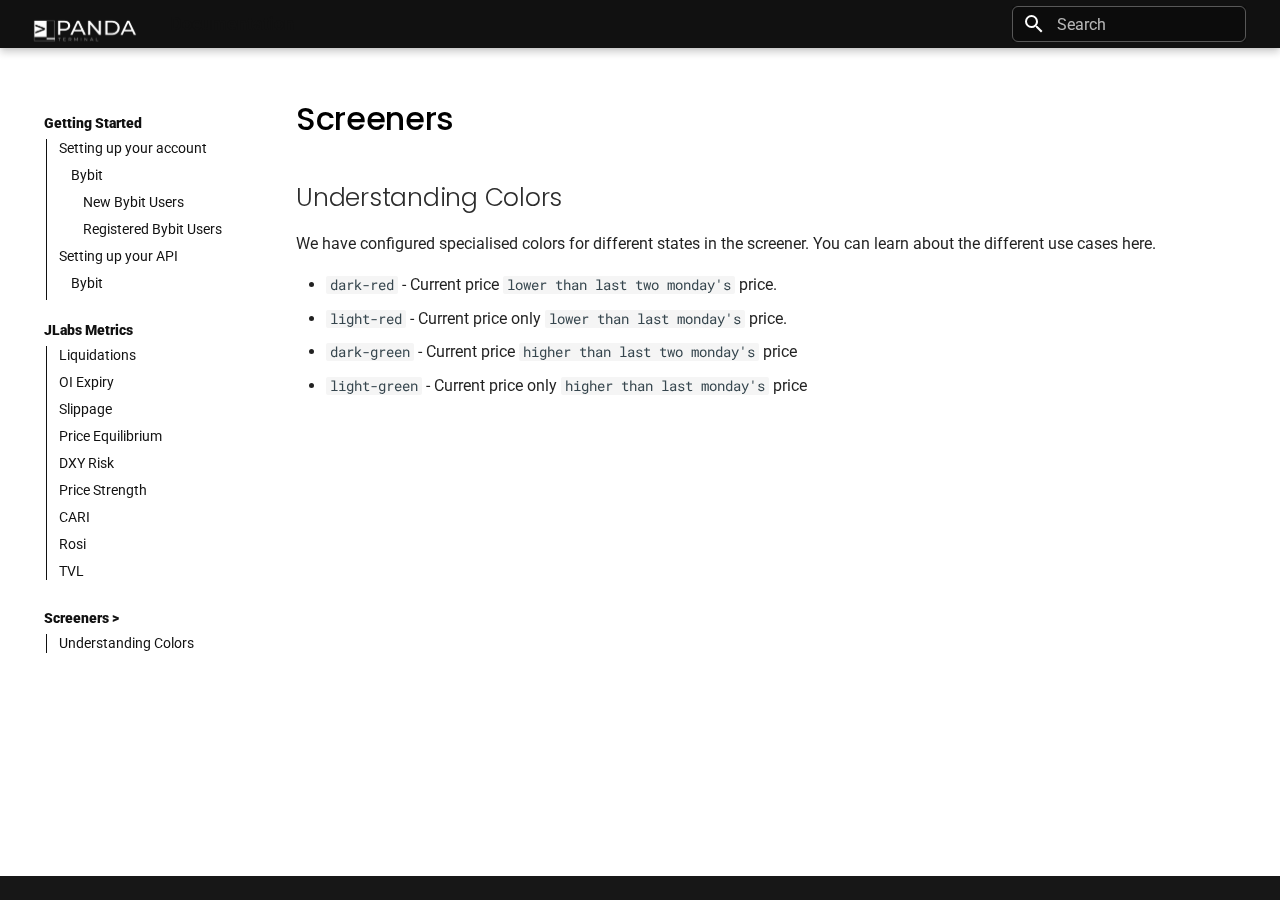
<file: Screeners/index.html>
<!DOCTYPE html>
<html lang="en" class="no-js">
  <head>
    <meta charset="utf-8" />
    <meta name="viewport" content="width=device-width,initial-scale=1" />

    <link rel="prev" href="../JLabs%20Metrics/" />

    <link rel="icon" href="../assets/images/favicon.png" />
    <meta name="generator" content="mkdocs-1.5.3, mkdocs-material-9.5.12" />

    <title>Screeners - Documentation</title>

    <link rel="stylesheet" href="../assets/stylesheets/main.7e359304.min.css" />

    <link
      rel="stylesheet"
      href="../assets/stylesheets/palette.06af60db.min.css"
    />

    <link rel="preconnect" href="https://fonts.gstatic.com" crossorigin />
    <link
      rel="stylesheet"
      href="https://fonts.googleapis.com/css?family=Roboto:300,300i,400,400i,700,700i%7CRoboto+Mono:400,400i,700,700i&display=fallback"
    />
    <style>
      :root {
        --md-text-font: "Roboto";
        --md-code-font: "Roboto Mono";
      }
    </style>

    <link rel="stylesheet" href="../stylesheets/extra.css" />

    <script>
      (__md_scope = new URL("..", location)),
        (__md_hash = (e) =>
          [...e].reduce((e, _) => (e << 5) - e + _.charCodeAt(0), 0)),
        (__md_get = (e, _ = localStorage, t = __md_scope) =>
          JSON.parse(_.getItem(t.pathname + "." + e))),
        (__md_set = (e, _, t = localStorage, a = __md_scope) => {
          try {
            t.setItem(a.pathname + "." + e, JSON.stringify(_));
          } catch (e) {}
        });
    </script>
  </head>

  <body
    dir="ltr"
    data-md-color-scheme="default"
    data-md-color-primary="stylesheets/extra.css"
    data-md-color-accent="indigo"
  >
    <input
      class="md-toggle"
      data-md-toggle="drawer"
      type="checkbox"
      id="__drawer"
      autocomplete="off"
    />
    <input
      class="md-toggle"
      data-md-toggle="search"
      type="checkbox"
      id="__search"
      autocomplete="off"
    />
    <label class="md-overlay" for="__drawer"></label>
    <div data-md-component="skip">
      <a href="#understanding-colors" class="md-skip"> Skip to content </a>
    </div>
    <div data-md-component="announce"></div>

    <header
      class="md-header"
      data-md-component="header"
    >
      <nav class="md-header__inner md-grid" aria-label="Header">
        <a
          href=".."
          title="Documentation"
          class="md-header__button md-logo"
          aria-label="Documentation"
          data-md-component="logo"
        >
          <img src="../assets/logo.svg" alt="logo" />
        </a>
        <!-- <div class="md-grid">
      <ul class="md-tabs__list">
        <li class="md-tabs__item">
          <a href=".." class="md-tabs__link"> Getting Started </a>
        </li>

        <li class="md-tabs__item md-tabs__item--active">
          <a href="./" class="md-tabs__link"> JLabs Metrics </a>
        </li>

        <li class="md-tabs__item">
          <a href="../Screeners/" class="md-tabs__link"> Screeners </a>
        </li>
      </ul>
    </div> -->

        <label class="md-header__button md-icon" for="__drawer">
          <svg xmlns="http://www.w3.org/2000/svg" viewBox="0 0 24 24">
            <path d="M3 6h18v2H3V6m0 5h18v2H3v-2m0 5h18v2H3v-2Z" />
          </svg>
        </label>
        <div class="md-header__title" data-md-component="header-title">
          <div class="md-header__ellipsis">
            <div class="md-header__topic">
              <span class="md-ellipsis"> Documentation </span>
            </div>
            <div class="md-header__topic" data-md-component="header-topic">
              <span class="md-ellipsis"> JLabs Metrics </span>
            </div>
          </div>
        </div>

        <label class="md-header__button md-icon" for="__search">
          <svg xmlns="http://www.w3.org/2000/svg" viewBox="0 0 24 24">
            <path
              d="M9.5 3A6.5 6.5 0 0 1 16 9.5c0 1.61-.59 3.09-1.56 4.23l.27.27h.79l5 5-1.5 1.5-5-5v-.79l-.27-.27A6.516 6.516 0 0 1 9.5 16 6.5 6.5 0 0 1 3 9.5 6.5 6.5 0 0 1 9.5 3m0 2C7 5 5 7 5 9.5S7 14 9.5 14 14 12 14 9.5 12 5 9.5 5Z"
            />
          </svg>
        </label>
        <div class="md-search" data-md-component="search" role="dialog">
          <label class="md-search__overlay" for="__search"></label>
          <div class="md-search__inner" role="search">
            <form class="md-search__form" name="search">
              <input
                type="text"
                class="md-search__input"
                name="query"
                aria-label="Search"
                placeholder="Search"
                autocapitalize="off"
                autocorrect="off"
                autocomplete="off"
                spellcheck="false"
                data-md-component="search-query"
                required
              />
              <label class="md-search__icon md-icon" for="__search">
                <svg xmlns="http://www.w3.org/2000/svg" viewBox="0 0 24 24">
                  <path
                    d="M9.5 3A6.5 6.5 0 0 1 16 9.5c0 1.61-.59 3.09-1.56 4.23l.27.27h.79l5 5-1.5 1.5-5-5v-.79l-.27-.27A6.516 6.516 0 0 1 9.5 16 6.5 6.5 0 0 1 3 9.5 6.5 6.5 0 0 1 9.5 3m0 2C7 5 5 7 5 9.5S7 14 9.5 14 14 12 14 9.5 12 5 9.5 5Z"
                  />
                </svg>

                <svg xmlns="http://www.w3.org/2000/svg" viewBox="0 0 24 24">
                  <path
                    d="M20 11v2H8l5.5 5.5-1.42 1.42L4.16 12l7.92-7.92L13.5 5.5 8 11h12Z"
                  />
                </svg>
              </label>
              <nav class="md-search__options" aria-label="Search">
                <button
                  type="reset"
                  class="md-search__icon md-icon"
                  title="Clear"
                  aria-label="Clear"
                  tabindex="-1"
                >
                  <svg xmlns="http://www.w3.org/2000/svg" viewBox="0 0 24 24">
                    <path
                      d="M19 6.41 17.59 5 12 10.59 6.41 5 5 6.41 10.59 12 5 17.59 6.41 19 12 13.41 17.59 19 19 17.59 13.41 12 19 6.41Z"
                    />
                  </svg>
                </button>
              </nav>

              <div
                class="md-search__suggest"
                data-md-component="search-suggest"
              ></div>
            </form>
            <div class="md-search__output">
              <div class="md-search__scrollwrap" data-md-scrollfix>
                <div class="md-search-result" data-md-component="search-result">
                  <div class="md-search-result__meta">Initializing search</div>
                  <ol class="md-search-result__list" role="presentation"></ol>
                </div>
              </div>
            </div>
          </div>
        </div>
      </nav>
    </header>

    <div class="md-container" data-md-component="container">
      <main class="md-main" data-md-component="main">
        <div class="md-main__inner md-grid">
          <div
            class="md-sidebar md-sidebar--primary"
            data-md-component="sidebar"
            data-md-type="navigation"
          >
            <div class="md-sidebar__scrollwrap">
              <div class="md-sidebar__inner">
                <nav
                  class="md-nav md-nav--primary md-nav--lifted md-nav--integrated"
                  aria-label="Navigation"
                  data-md-level="0"
                >
                  <label class="md-nav__title" for="__drawer">
                    <a
                      href=".."
                      title="Documentation"
                      class="md-nav__button md-logo"
                      aria-label="Documentation"
                      data-md-component="logo"
                    >
                      <img src="../assets/logo.svg" alt="logo" />
                    </a>
                    Documentation
                  </label>
                  <ul class="md-nav__list" data-md-scrollfix>
                    <li class="md-nav__item md-nav__item--active">
                      <input class="md-nav__toggle md-toggle" type="checkbox" />

                      <a href="/" class="md-header__button header__button">
                        <span class="md-ellipsis" style="font-weight: 900">
                          Getting Started</span
                        >
                      </a>
                      <nav
                        class="md-nav md-nav--secondary"
                        aria-label="Table of contents"
                      >
                        <label class="md-nav__title">
                          <span class="md-nav__icon md-icon"></span>
                          Table of contents
                        </label>
                        <ul
                          class="md-nav__list"
                          data-md-component="toc"
                          data-md-scrollfix
                        >
                          <li class="md-nav__item">
                            <a
                              href="/#setting-up-your-account"
                              class="md-nav__link"
                            >
                              <span class="md-ellipsis">
                                Setting up your account
                              </span>
                            </a>

                            <nav
                              class="md-nav"
                              aria-label="Setting up your account"
                            >
                              <ul class="md-nav__list">
                                <li class="md-nav__item">
                                  <a href="/#bybit" class="md-nav__link">
                                    <span class="md-ellipsis"> Bybit </span>
                                  </a>

                                  <nav class="md-nav" aria-label="Bybit">
                                    <ul class="md-nav__list">
                                      <li class="md-nav__item">
                                        <a
                                          href="/#new-bybit-users"
                                          class="md-nav__link"
                                        >
                                          <span class="md-ellipsis">
                                            New Bybit Users
                                          </span>
                                        </a>
                                      </li>

                                      <li class="md-nav__item">
                                        <a
                                          href="/#registered-bybit-users"
                                          class="md-nav__link"
                                        >
                                          <span class="md-ellipsis">
                                            Registered Bybit Users
                                          </span>
                                        </a>
                                      </li>
                                    </ul>
                                  </nav>
                                </li>
                              </ul>
                            </nav>
                          </li>

                          <li class="md-nav__item">
                            <a
                              href="/#setting-up-your-api"
                              class="md-nav__link"
                            >
                              <span class="md-ellipsis">
                                Setting up your API
                              </span>
                            </a>

                            <nav
                              class="md-nav"
                              aria-label="Setting up your API"
                            >
                              <ul class="md-nav__list">
                                <li class="md-nav__item">
                                  <a href="/#bybit_1" class="md-nav__link">
                                    <span class="md-ellipsis"> Bybit </span>
                                  </a>
                                </li>
                              </ul>
                            </nav>
                          </li>
                        </ul>
                      </nav>
                    </li>

                    <li class="md-nav__item md-nav__item--active">
                      <input class="md-nav__toggle md-toggle" type="checkbox" />
                      <a
                        href="/JLabs%20Metrics/"
                        class="md-header__button header__button"
                      >
                        <span class="md-ellipsis" style="font-weight: 900">
                          JLabs Metrics
                        </span>
                      </a>
                      <nav
                        class="md-nav md-nav--secondary"
                        aria-label="Table of contents"
                      >
                        <label class="md-nav__title" for="__toc">
                          <span class="md-nav__icon md-icon"></span>
                          Table of contents
                        </label>
                        <ul
                          class="md-nav__list"
                          data-md-component="toc"
                          data-md-scrollfix
                        >
                          <li class="md-nav__item">
                            <a
                              href="/JLabs%20Metrics/#liquidations"
                              class="md-nav__link"
                            >
                              <span class="md-ellipsis"> Liquidations </span>
                            </a>
                          </li>

                          <li class="md-nav__item">
                            <a
                              href="/JLabs%20Metrics/#oi-expiry"
                              class="md-nav__link"
                            >
                              <span class="md-ellipsis"> OI Expiry </span>
                            </a>
                          </li>

                          <li class="md-nav__item">
                            <a
                              href="/JLabs%20Metrics/#slippage"
                              class="md-nav__link"
                            >
                              <span class="md-ellipsis"> Slippage </span>
                            </a>
                          </li>

                          <li class="md-nav__item">
                            <a
                              href="/JLabs%20Metrics/#price-equilibrium"
                              class="md-nav__link"
                            >
                              <span class="md-ellipsis">
                                Price Equilibrium
                              </span>
                            </a>
                          </li>

                          <li class="md-nav__item">
                            <a
                              href="/JLabs%20Metrics/#dxy-risk"
                              class="md-nav__link"
                            >
                              <span class="md-ellipsis"> DXY Risk </span>
                            </a>
                          </li>

                          <li class="md-nav__item">
                            <a
                              href="/JLabs%20Metrics/#price-strength"
                              class="md-nav__link"
                            >
                              <span class="md-ellipsis"> Price Strength </span>
                            </a>
                          </li>

                          <li class="md-nav__item">
                            <a
                              href="/JLabs%20Metrics/#cari"
                              class="md-nav__link"
                            >
                              <span class="md-ellipsis"> CARI </span>
                            </a>
                          </li>

                          <li class="md-nav__item">
                            <a
                              href="/JLabs%20Metrics/#rosi"
                              class="md-nav__link"
                            >
                              <span class="md-ellipsis"> Rosi </span>
                            </a>
                          </li>

                          <li class="md-nav__item">
                            <a
                              href="/JLabs%20Metrics/#tvl"
                              class="md-nav__link"
                            >
                              <span class="md-ellipsis"> TVL </span>
                            </a>
                          </li>
                        </ul>
                      </nav>
                    </li>

                    <li class="md-nav__item md-nav__item--active">
                      <input
                        class="md-nav__toggle md-toggle"
                        type="checkbox"
                        id="__toc"
                      />

                      <label
                        class="md-nav__link md-nav__link--active"
                        for="__toc"
                      >
                        <span class="md-ellipsis" style="font-weight: 900">
                          Screeners
                        </span>

                        <span class="md-nav__icon md-icon"></span>
                      </label>

                      <a
                        href="/Screeners/"
                        class="md-header__button header__button md-logo"
                      >
                        <span class="md-ellipsis" style="font-weight: 900">
                          Screeners >
                        </span>
                      </a>
                      <nav
                        class="md-nav md-nav--secondary"
                        aria-label="Table of contents"
                      >
                        <label class="md-nav__title" for="__toc">
                          <span class="md-nav__icon md-icon"></span>
                          Table of contents
                        </label>
                        <ul
                          class="md-nav__list"
                          data-md-component="toc"
                          data-md-scrollfix
                        >
                          <li class="md-nav__item">
                            <a
                              href="/Screeners/#understanding-colors"
                              class="md-nav__link"
                            >
                              <span class="md-ellipsis">
                                Understanding Colors
                              </span>
                            </a>
                          </li>
                        </ul>
                      </nav>
                    </li>
                  </ul>
                </nav>
              </div>
            </div>
          </div>

          <div class="md-content" data-md-component="content">
            <article class="md-content__inner md-typeset">
              <h1>Screeners</h1>

              <h2 id="understanding-colors">Understanding Colors</h2>
              <p>
                We have configured specialised colors for different states in
                the screener. You can learn about the different use cases here.
              </p>
              <!-- 
    mkdocs.yml    # The configuration file.
    docs/
        index.md  # The documentation homepage.
        ...       # Other markdown pages, images and other files. -->

              <ul>
                <li>
                  <code>dark-red</code> - Current price
                  <code>lower than last two monday's</code> price.
                </li>
                <li>
                  <code>light-red</code> - Current price only
                  <code>lower than last monday's</code> price.
                </li>
                <li>
                  <code>dark-green</code> - Current price
                  <code>higher than last two monday's</code> price
                </li>
                <li>
                  <code>light-green</code> - Current price only
                  <code>higher than last monday's</code> price
                </li>
              </ul>
            </article>
          </div>

          <script>
            var tabs = __md_get("__tabs");
            if (Array.isArray(tabs))
              e: for (var set of document.querySelectorAll(".tabbed-set")) {
                var tab,
                  labels = set.querySelector(".tabbed-labels");
                for (tab of tabs)
                  for (var label of labels.getElementsByTagName("label"))
                    if (label.innerText.trim() === tab) {
                      var input = document.getElementById(label.htmlFor);
                      input.checked = !0;
                      continue e;
                    }
              }
          </script>

          <script>
            var target = document.getElementById(location.hash.slice(1));
            target &&
              target.name &&
              (target.checked = target.name.startsWith("__tabbed_"));
          </script>
        </div>

        <button
          type="button"
          class="md-top md-icon"
          data-md-component="top"
          hidden
        >
          <svg xmlns="http://www.w3.org/2000/svg" viewBox="0 0 24 24">
            <path
              d="M13 20h-2V8l-5.5 5.5-1.42-1.42L12 4.16l7.92 7.92-1.42 1.42L13 8v12Z"
            />
          </svg>
          Back to top
        </button>
      </main>

      <footer class="md-footer">
        <div class="md-footer-meta md-typeset">
          <div class="md-footer-meta__inner md-grid">
            <div class="md-copyright"></div>
          </div>
        </div>
      </footer>
    </div>
    <div class="md-dialog" data-md-component="dialog">
      <div class="md-dialog__inner md-typeset"></div>
    </div>

    <script id="__config" type="application/json">
      {
        "base": "..",
        "features": [
          "navigation.tabs",
          "navigation.sections",
          "toc.integrate",
          "navigation.top",
          "search.suggest",
          "search.highlight",
          "content.tabs.link",
          "content.code.annotation",
          "content.code.copy"
        ],
        "search": "../assets/javascripts/workers/search.b8dbb3d2.min.js",
        "translations": {
          "clipboard.copied": "Copied to clipboard",
          "clipboard.copy": "Copy to clipboard",
          "search.result.more.one": "1 more on this page",
          "search.result.more.other": "# more on this page",
          "search.result.none": "No matching documents",
          "search.result.one": "1 matching document",
          "search.result.other": "# matching documents",
          "search.result.placeholder": "Type to start searching",
          "search.result.term.missing": "Missing",
          "select.version": "Select version"
        }
      }
    </script>

    <script src="../assets/javascripts/bundle.c8d2eff1.min.js"></script>
  </body>
</html>
</file>
<file: stylesheets/extra.css>
@import url('https://fonts.googleapis.com/css2?family=Montserrat:ital@0;1&family=Poppins&display=swap');

:root {
  --md-primary-fg-color: #111111;
  --md-accent-fg-color: #0b18a2;
}

.md-ellipsis {
  color: #111111;
}

.md-search__input {
  border: 1px solid rgba(121, 121, 121, 0.705);
  border-radius: 6px;
}

@font-face {
  font-family: "Montserrat";
  src: url("Alliance No.2 Regular.otf");
}

@font-face {
  font-family: "heading2";
  src: url("AllianceNo.2-Light.otf");
}

.md-typeset h1 {
  color: #000000;
  font-family: "Poppins", sans-serif;
  font-weight: 500;
  font-style: normal;
}

.md-typeset h2 {
  color: #0f0f0f;
  font-family: "Poppins";
}

.md-typeset h2 {
  color: #2d2d2d;
  font-family: "Poppins";
}

.md-typeset a {
  color: #1464FF;
}

a:hover {
  color:#0b3280;
}



.md-header__button {
  color: currentcolor;
  cursor: pointer;
  margin: none !important;
  margin-bottom: -.5rem !important;
  margin-left: -.5rem !important;
  outline-color: var(--md-accent-fg-color);
  padding: .4rem;
  position: relative;
  transition: opacity .25s;
  vertical-align: none !important;
}



@media only screen and (max-width: 1220px) {
  .header__button{
    margin-bottom: .2rem !important;
    margin-left: .2rem !important;
    z-index: 0;
  }
}
</file>
<file: assets/stylesheets/main.7e359304.min.css>
@charset "UTF-8";html{-webkit-text-size-adjust:none;-moz-text-size-adjust:none;text-size-adjust:none;box-sizing:border-box}*,:after,:before{box-sizing:inherit}@media (prefers-reduced-motion){*,:after,:before{transition:none!important}}body{margin:0}a,button,input,label{-webkit-tap-highlight-color:transparent}a{color:inherit;text-decoration:none}hr{border:0;box-sizing:initial;display:block;height:.05rem;overflow:visible;padding:0}small{font-size:80%}sub,sup{line-height:1em}img{border-style:none}table{border-collapse:initial;border-spacing:0}td,th{font-weight:400;vertical-align:top}button{background:#0000;border:0;font-family:inherit;font-size:inherit;margin:0;padding:0}input{border:0;outline:none}:root{--md-primary-fg-color:#4051b5;--md-primary-fg-color--light:#5d6cc0;--md-primary-fg-color--dark:#303fa1;--md-primary-bg-color:#fff;--md-primary-bg-color--light:#ffffffb3;--md-accent-fg-color:#526cfe;--md-accent-fg-color--transparent:#526cfe1a;--md-accent-bg-color:#fff;--md-accent-bg-color--light:#ffffffb3}[data-md-color-scheme=default]{color-scheme:light}[data-md-color-scheme=default] img[src$="#gh-dark-mode-only"],[data-md-color-scheme=default] img[src$="#only-dark"]{display:none}:root,[data-md-color-scheme=default]{--md-hue:225deg;--md-default-fg-color:#000000de;--md-default-fg-color--light:#0000008a;--md-default-fg-color--lighter:#00000052;--md-default-fg-color--lightest:#00000012;--md-default-bg-color:#fff;--md-default-bg-color--light:#ffffffb3;--md-default-bg-color--lighter:#ffffff4d;--md-default-bg-color--lightest:#ffffff1f;--md-code-fg-color:#36464e;--md-code-bg-color:#f5f5f5;--md-code-hl-color:#4287ff;--md-code-hl-color--light:#4287ff1a;--md-code-hl-number-color:#d52a2a;--md-code-hl-special-color:#db1457;--md-code-hl-function-color:#a846b9;--md-code-hl-constant-color:#6e59d9;--md-code-hl-keyword-color:#3f6ec6;--md-code-hl-string-color:#1c7d4d;--md-code-hl-name-color:var(--md-code-fg-color);--md-code-hl-operator-color:var(--md-default-fg-color--light);--md-code-hl-punctuation-color:var(--md-default-fg-color--light);--md-code-hl-comment-color:var(--md-default-fg-color--light);--md-code-hl-generic-color:var(--md-default-fg-color--light);--md-code-hl-variable-color:var(--md-default-fg-color--light);--md-typeset-color:var(--md-default-fg-color);--md-typeset-a-color:var(--md-primary-fg-color);--md-typeset-del-color:#f5503d26;--md-typeset-ins-color:#0bd57026;--md-typeset-kbd-color:#fafafa;--md-typeset-kbd-accent-color:#fff;--md-typeset-kbd-border-color:#b8b8b8;--md-typeset-mark-color:#ffff0080;--md-typeset-table-color:#0000001f;--md-typeset-table-color--light:rgba(0,0,0,.035);--md-admonition-fg-color:var(--md-default-fg-color);--md-admonition-bg-color:var(--md-default-bg-color);--md-warning-fg-color:#000000de;--md-warning-bg-color:#ff9;--md-footer-fg-color:#fff;--md-footer-fg-color--light:#ffffffb3;--md-footer-fg-color--lighter:#ffffff73;--md-footer-bg-color:#000000de;--md-footer-bg-color--dark:#00000052;--md-shadow-z1:0 0.2rem 0.5rem #0000000d,0 0 0.05rem #0000001a;--md-shadow-z2:0 0.2rem 0.5rem #0000001a,0 0 0.05rem #00000040;--md-shadow-z3:0 0.2rem 0.5rem #0003,0 0 0.05rem #00000059}.md-icon svg{fill:currentcolor;display:block;height:1.2rem;width:1.2rem}body{-webkit-font-smoothing:antialiased;-moz-osx-font-smoothing:grayscale;--md-text-font-family:var(--md-text-font,_),-apple-system,BlinkMacSystemFont,Helvetica,Arial,sans-serif;--md-code-font-family:var(--md-code-font,_),SFMono-Regular,Consolas,Menlo,monospace}aside,body,input{font-feature-settings:"kern","liga";color:var(--md-typeset-color);font-family:var(--md-text-font-family)}code,kbd,pre{font-feature-settings:"kern";font-family:var(--md-code-font-family)}:root{--md-typeset-table-sort-icon:url('data:image/svg+xml;charset=utf-8,<svg xmlns="http://www.w3.org/2000/svg" viewBox="0 0 24 24"><path d="m18 21-4-4h3V7h-3l4-4 4 4h-3v10h3M2 19v-2h10v2M2 13v-2h7v2M2 7V5h4v2H2Z"/></svg>');--md-typeset-table-sort-icon--asc:url('data:image/svg+xml;charset=utf-8,<svg xmlns="http://www.w3.org/2000/svg" viewBox="0 0 24 24"><path d="M19 17h3l-4 4-4-4h3V3h2M2 17h10v2H2M6 5v2H2V5m0 6h7v2H2v-2Z"/></svg>');--md-typeset-table-sort-icon--desc:url('data:image/svg+xml;charset=utf-8,<svg xmlns="http://www.w3.org/2000/svg" viewBox="0 0 24 24"><path d="M19 7h3l-4-4-4 4h3v14h2M2 17h10v2H2M6 5v2H2V5m0 6h7v2H2v-2Z"/></svg>')}.md-typeset{-webkit-print-color-adjust:exact;color-adjust:exact;font-size:.8rem;line-height:1.6}@media print{.md-typeset{font-size:.68rem}}.md-typeset blockquote,.md-typeset dl,.md-typeset figure,.md-typeset ol,.md-typeset pre,.md-typeset ul{margin-bottom:1em;margin-top:1em}.md-typeset h1{color:var(--md-default-fg-color--light);font-size:2em;line-height:1.3;margin:0 0 1.25em}.md-typeset h1,.md-typeset h2{font-weight:300;letter-spacing:-.01em}.md-typeset h2{font-size:1.5625em;line-height:1.4;margin:1.6em 0 .64em}.md-typeset h3{font-size:1.25em;font-weight:400;letter-spacing:-.01em;line-height:1.5;margin:1.6em 0 .8em}.md-typeset h2+h3{margin-top:.8em}.md-typeset h4{font-weight:700;letter-spacing:-.01em;margin:1em 0}.md-typeset h5,.md-typeset h6{color:var(--md-default-fg-color--light);font-size:.8em;font-weight:700;letter-spacing:-.01em;margin:1.25em 0}.md-typeset h5{text-transform:uppercase}.md-typeset hr{border-bottom:.05rem solid var(--md-default-fg-color--lightest);display:flow-root;margin:1.5em 0}.md-typeset a{color:var(--md-typeset-a-color);word-break:break-word}.md-typeset a,.md-typeset a:before{transition:color 125ms}.md-typeset a:focus,.md-typeset a:hover{color:var(--md-accent-fg-color)}.md-typeset a:focus code,.md-typeset a:hover code{background-color:var(--md-accent-fg-color--transparent)}.md-typeset a code{color:currentcolor;transition:background-color 125ms}.md-typeset a.focus-visible{outline-color:var(--md-accent-fg-color);outline-offset:.2rem}.md-typeset code,.md-typeset kbd,.md-typeset pre{color:var(--md-code-fg-color);direction:ltr;font-variant-ligatures:none}@media print{.md-typeset code,.md-typeset kbd,.md-typeset pre{white-space:pre-wrap}}.md-typeset code{background-color:var(--md-code-bg-color);border-radius:.1rem;-webkit-box-decoration-break:clone;box-decoration-break:clone;font-size:.85em;padding:0 .2941176471em;word-break:break-word}.md-typeset code:not(.focus-visible){-webkit-tap-highlight-color:transparent;outline:none}.md-typeset pre{display:flow-root;line-height:1.4;position:relative}.md-typeset pre>code{-webkit-box-decoration-break:slice;box-decoration-break:slice;box-shadow:none;display:block;margin:0;outline-color:var(--md-accent-fg-color);overflow:auto;padding:.7720588235em 1.1764705882em;scrollbar-color:var(--md-default-fg-color--lighter) #0000;scrollbar-width:thin;touch-action:auto;word-break:normal}.md-typeset pre>code:hover{scrollbar-color:var(--md-accent-fg-color) #0000}.md-typeset pre>code::-webkit-scrollbar{height:.2rem;width:.2rem}.md-typeset pre>code::-webkit-scrollbar-thumb{background-color:var(--md-default-fg-color--lighter)}.md-typeset pre>code::-webkit-scrollbar-thumb:hover{background-color:var(--md-accent-fg-color)}.md-typeset kbd{background-color:var(--md-typeset-kbd-color);border-radius:.1rem;box-shadow:0 .1rem 0 .05rem var(--md-typeset-kbd-border-color),0 .1rem 0 var(--md-typeset-kbd-border-color),0 -.1rem .2rem var(--md-typeset-kbd-accent-color) inset;color:var(--md-default-fg-color);display:inline-block;font-size:.75em;padding:0 .6666666667em;vertical-align:text-top;word-break:break-word}.md-typeset mark{background-color:var(--md-typeset-mark-color);-webkit-box-decoration-break:clone;box-decoration-break:clone;color:inherit;word-break:break-word}.md-typeset abbr{border-bottom:.05rem dotted var(--md-default-fg-color--light);cursor:help;text-decoration:none}.md-typeset small{opacity:.75}[dir=ltr] .md-typeset sub,[dir=ltr] .md-typeset sup{margin-left:.078125em}[dir=rtl] .md-typeset sub,[dir=rtl] .md-typeset sup{margin-right:.078125em}[dir=ltr] .md-typeset blockquote{padding-left:.6rem}[dir=rtl] .md-typeset blockquote{padding-right:.6rem}[dir=ltr] .md-typeset blockquote{border-left:.2rem solid var(--md-default-fg-color--lighter)}[dir=rtl] .md-typeset blockquote{border-right:.2rem solid var(--md-default-fg-color--lighter)}.md-typeset blockquote{color:var(--md-default-fg-color--light);margin-left:0;margin-right:0}.md-typeset ul{list-style-type:disc}[dir=ltr] .md-typeset ol,[dir=ltr] .md-typeset ul{margin-left:.625em}[dir=rtl] .md-typeset ol,[dir=rtl] .md-typeset ul{margin-right:.625em}.md-typeset ol,.md-typeset ul{padding:0}.md-typeset ol:not([hidden]),.md-typeset ul:not([hidden]){display:flow-root}.md-typeset ol ol,.md-typeset ul ol{list-style-type:lower-alpha}.md-typeset ol ol ol,.md-typeset ul ol ol{list-style-type:lower-roman}[dir=ltr] .md-typeset ol li,[dir=ltr] .md-typeset ul li{margin-left:1.25em}[dir=rtl] .md-typeset ol li,[dir=rtl] .md-typeset ul li{margin-right:1.25em}.md-typeset ol li,.md-typeset ul li{margin-bottom:.5em}.md-typeset ol li blockquote,.md-typeset ol li p,.md-typeset ul li blockquote,.md-typeset ul li p{margin:.5em 0}.md-typeset ol li:last-child,.md-typeset ul li:last-child{margin-bottom:0}[dir=ltr] .md-typeset ol li ol,[dir=ltr] .md-typeset ol li ul,[dir=ltr] .md-typeset ul li ol,[dir=ltr] .md-typeset ul li ul{margin-left:.625em}[dir=rtl] .md-typeset ol li ol,[dir=rtl] .md-typeset ol li ul,[dir=rtl] .md-typeset ul li ol,[dir=rtl] .md-typeset ul li ul{margin-right:.625em}.md-typeset ol li ol,.md-typeset ol li ul,.md-typeset ul li ol,.md-typeset ul li ul{margin-bottom:.5em;margin-top:.5em}[dir=ltr] .md-typeset dd{margin-left:1.875em}[dir=rtl] .md-typeset dd{margin-right:1.875em}.md-typeset dd{margin-bottom:1.5em;margin-top:1em}.md-typeset img,.md-typeset svg,.md-typeset video{height:auto;max-width:100%}.md-typeset img[align=left]{margin:1em 1em 1em 0}.md-typeset img[align=right]{margin:1em 0 1em 1em}.md-typeset img[align]:only-child{margin-top:0}.md-typeset figure{display:flow-root;margin:1em auto;max-width:100%;text-align:center;width:-webkit-fit-content;width:-moz-fit-content;width:fit-content}.md-typeset figure img{display:block;margin:0 auto}.md-typeset figcaption{font-style:italic;margin:1em auto;max-width:24rem}.md-typeset iframe{max-width:100%}.md-typeset table:not([class]){background-color:var(--md-default-bg-color);border:.05rem solid var(--md-typeset-table-color);border-radius:.1rem;display:inline-block;font-size:.64rem;max-width:100%;overflow:auto;touch-action:auto}@media print{.md-typeset table:not([class]){display:table}}.md-typeset table:not([class])+*{margin-top:1.5em}.md-typeset table:not([class]) td>:first-child,.md-typeset table:not([class]) th>:first-child{margin-top:0}.md-typeset table:not([class]) td>:last-child,.md-typeset table:not([class]) th>:last-child{margin-bottom:0}.md-typeset table:not([class]) td:not([align]),.md-typeset table:not([class]) th:not([align]){text-align:left}[dir=rtl] .md-typeset table:not([class]) td:not([align]),[dir=rtl] .md-typeset table:not([class]) th:not([align]){text-align:right}.md-typeset table:not([class]) th{font-weight:700;min-width:5rem;padding:.9375em 1.25em;vertical-align:top}.md-typeset table:not([class]) td{border-top:.05rem solid var(--md-typeset-table-color);padding:.9375em 1.25em;vertical-align:top}.md-typeset table:not([class]) tbody tr{transition:background-color 125ms}.md-typeset table:not([class]) tbody tr:hover{background-color:var(--md-typeset-table-color--light);box-shadow:0 .05rem 0 var(--md-default-bg-color) inset}.md-typeset table:not([class]) a{word-break:normal}.md-typeset table th[role=columnheader]{cursor:pointer}[dir=ltr] .md-typeset table th[role=columnheader]:after{margin-left:.5em}[dir=rtl] .md-typeset table th[role=columnheader]:after{margin-right:.5em}.md-typeset table th[role=columnheader]:after{content:"";display:inline-block;height:1.2em;-webkit-mask-image:var(--md-typeset-table-sort-icon);mask-image:var(--md-typeset-table-sort-icon);-webkit-mask-repeat:no-repeat;mask-repeat:no-repeat;-webkit-mask-size:contain;mask-size:contain;transition:background-color 125ms;vertical-align:text-bottom;width:1.2em}.md-typeset table th[role=columnheader]:hover:after{background-color:var(--md-default-fg-color--lighter)}.md-typeset table th[role=columnheader][aria-sort=ascending]:after{background-color:var(--md-default-fg-color--light);-webkit-mask-image:var(--md-typeset-table-sort-icon--asc);mask-image:var(--md-typeset-table-sort-icon--asc)}.md-typeset table th[role=columnheader][aria-sort=descending]:after{background-color:var(--md-default-fg-color--light);-webkit-mask-image:var(--md-typeset-table-sort-icon--desc);mask-image:var(--md-typeset-table-sort-icon--desc)}.md-typeset__scrollwrap{margin:1em -.8rem;overflow-x:auto;touch-action:auto}.md-typeset__table{display:inline-block;margin-bottom:.5em;padding:0 .8rem}@media print{.md-typeset__table{display:block}}html .md-typeset__table table{display:table;margin:0;overflow:hidden;width:100%}@media screen and (max-width:44.984375em){.md-content__inner>pre{margin:1em -.8rem}.md-content__inner>pre code{border-radius:0}}.md-typeset .md-author{border-radius:100%;display:block;flex-shrink:0;height:1.6rem;overflow:hidden;position:relative;transition:color 125ms,transform 125ms;width:1.6rem}.md-typeset .md-author img{display:block}.md-typeset .md-author--more{background:var(--md-default-fg-color--lightest);color:var(--md-default-fg-color--lighter);font-size:.6rem;font-weight:700;line-height:1.6rem;text-align:center}.md-typeset .md-author--long{height:2.4rem;width:2.4rem}.md-typeset a.md-author{transform:scale(1)}.md-typeset a.md-author img{filter:grayscale(100%) opacity(75%);transition:filter 125ms}.md-typeset a.md-author:focus,.md-typeset a.md-author:hover{transform:scale(1.1);z-index:1}.md-typeset a.md-author:focus img,.md-typeset a.md-author:hover img{filter:grayscale(0)}.md-banner{background-color:var(--md-footer-bg-color);color:var(--md-footer-fg-color);overflow:auto}@media print{.md-banner{display:none}}.md-banner--warning{background-color:var(--md-warning-bg-color);color:var(--md-warning-fg-color)}.md-banner__inner{font-size:.7rem;margin:.6rem auto;padding:0 .8rem}[dir=ltr] .md-banner__button{float:right}[dir=rtl] .md-banner__button{float:left}.md-banner__button{color:inherit;cursor:pointer;transition:opacity .25s}.no-js .md-banner__button{display:none}.md-banner__button:hover{opacity:.7}html{font-size:125%;height:100%;overflow-x:hidden}@media screen and (min-width:100em){html{font-size:137.5%}}@media screen and (min-width:125em){html{font-size:150%}}body{background-color:var(--md-default-bg-color);display:flex;flex-direction:column;font-size:.5rem;min-height:100%;position:relative;width:100%}@media print{body{display:block}}@media screen and (max-width:59.984375em){body[data-md-scrolllock]{position:fixed}}.md-grid{margin-left:auto;margin-right:auto;max-width:61rem}.md-container{display:flex;flex-direction:column;flex-grow:1}@media print{.md-container{display:block}}.md-main{flex-grow:1}.md-main__inner{display:flex;height:100%;margin-top:1.5rem}.md-ellipsis{overflow:hidden;text-overflow:ellipsis}.md-toggle{display:none}.md-option{height:0;opacity:0;position:absolute;width:0}.md-option:checked+label:not([hidden]){display:block}.md-option.focus-visible+label{outline-color:var(--md-accent-fg-color);outline-style:auto}.md-skip{background-color:var(--md-default-fg-color);border-radius:.1rem;color:var(--md-default-bg-color);font-size:.64rem;margin:.5rem;opacity:0;outline-color:var(--md-accent-fg-color);padding:.3rem .5rem;position:fixed;transform:translateY(.4rem);z-index:-1}.md-skip:focus{opacity:1;transform:translateY(0);transition:transform .25s cubic-bezier(.4,0,.2,1),opacity 175ms 75ms;z-index:10}@page{margin:25mm}:root{--md-clipboard-icon:url('data:image/svg+xml;charset=utf-8,<svg xmlns="http://www.w3.org/2000/svg" viewBox="0 0 24 24"><path d="M19 21H8V7h11m0-2H8a2 2 0 0 0-2 2v14a2 2 0 0 0 2 2h11a2 2 0 0 0 2-2V7a2 2 0 0 0-2-2m-3-4H4a2 2 0 0 0-2 2v14h2V3h12V1Z"/></svg>')}.md-clipboard{border-radius:.1rem;color:var(--md-default-fg-color--lightest);cursor:pointer;height:1.5em;outline-color:var(--md-accent-fg-color);outline-offset:.1rem;position:absolute;right:.5em;top:.5em;transition:color .25s;width:1.5em;z-index:1}@media print{.md-clipboard{display:none}}.md-clipboard:not(.focus-visible){-webkit-tap-highlight-color:transparent;outline:none}:hover>.md-clipboard{color:var(--md-default-fg-color--light)}.md-clipboard:focus,.md-clipboard:hover{color:var(--md-accent-fg-color)}.md-clipboard:after{background-color:currentcolor;content:"";display:block;height:1.125em;margin:0 auto;-webkit-mask-image:var(--md-clipboard-icon);mask-image:var(--md-clipboard-icon);-webkit-mask-position:center;mask-position:center;-webkit-mask-repeat:no-repeat;mask-repeat:no-repeat;-webkit-mask-size:contain;mask-size:contain;width:1.125em}.md-clipboard--inline{cursor:pointer}.md-clipboard--inline code{transition:color .25s,background-color .25s}.md-clipboard--inline:focus code,.md-clipboard--inline:hover code{background-color:var(--md-accent-fg-color--transparent);color:var(--md-accent-fg-color)}@keyframes consent{0%{opacity:0;transform:translateY(100%)}to{opacity:1;transform:translateY(0)}}@keyframes overlay{0%{opacity:0}to{opacity:1}}.md-consent__overlay{animation:overlay .25s both;-webkit-backdrop-filter:blur(.1rem);backdrop-filter:blur(.1rem);background-color:#0000008a;height:100%;opacity:1;position:fixed;top:0;width:100%;z-index:5}.md-consent__inner{animation:consent .5s cubic-bezier(.1,.7,.1,1) both;background-color:var(--md-default-bg-color);border:0;border-radius:.1rem;bottom:0;box-shadow:0 0 .2rem #0000001a,0 .2rem .4rem #0003;max-height:100%;overflow:auto;padding:0;position:fixed;width:100%;z-index:5}.md-consent__form{padding:.8rem}.md-consent__settings{display:none;margin:1em 0}input:checked+.md-consent__settings{display:block}.md-consent__controls{margin-bottom:.8rem}.md-typeset .md-consent__controls .md-button{display:inline}@media screen and (max-width:44.984375em){.md-typeset .md-consent__controls .md-button{display:block;margin-top:.4rem;text-align:center;width:100%}}.md-consent label{cursor:pointer}.md-content{flex-grow:1;min-width:0}.md-content__inner{margin:0 .8rem 1.2rem;padding-top:.6rem}@media screen and (min-width:76.25em){[dir=ltr] .md-sidebar--primary:not([hidden])~.md-content>.md-content__inner{margin-left:1.2rem}[dir=ltr] .md-sidebar--secondary:not([hidden])~.md-content>.md-content__inner,[dir=rtl] .md-sidebar--primary:not([hidden])~.md-content>.md-content__inner{margin-right:1.2rem}[dir=rtl] .md-sidebar--secondary:not([hidden])~.md-content>.md-content__inner{margin-left:1.2rem}}.md-content__inner:before{content:"";display:block;height:.4rem}.md-content__inner>:last-child{margin-bottom:0}[dir=ltr] .md-content__button{float:right}[dir=rtl] .md-content__button{float:left}[dir=ltr] .md-content__button{margin-left:.4rem}[dir=rtl] .md-content__button{margin-right:.4rem}.md-content__button{margin:.4rem 0;padding:0}@media print{.md-content__button{display:none}}.md-typeset .md-content__button{color:var(--md-default-fg-color--lighter)}.md-content__button svg{display:inline;vertical-align:top}[dir=rtl] .md-content__button svg{transform:scaleX(-1)}[dir=ltr] .md-dialog{right:.8rem}[dir=rtl] .md-dialog{left:.8rem}.md-dialog{background-color:var(--md-default-fg-color);border-radius:.1rem;bottom:.8rem;box-shadow:var(--md-shadow-z3);min-width:11.1rem;opacity:0;padding:.4rem .6rem;pointer-events:none;position:fixed;transform:translateY(100%);transition:transform 0ms .4s,opacity .4s;z-index:4}@media print{.md-dialog{display:none}}.md-dialog--active{opacity:1;pointer-events:auto;transform:translateY(0);transition:transform .4s cubic-bezier(.075,.85,.175,1),opacity .4s}.md-dialog__inner{color:var(--md-default-bg-color);font-size:.7rem}.md-feedback{margin:2em 0 1em;text-align:center}.md-feedback fieldset{border:none;margin:0;padding:0}.md-feedback__title{font-weight:700;margin:1em auto}.md-feedback__inner{position:relative}.md-feedback__list{display:flex;flex-wrap:wrap;place-content:baseline center;position:relative}.md-feedback__list:hover .md-icon:not(:disabled){color:var(--md-default-fg-color--lighter)}:disabled .md-feedback__list{min-height:1.8rem}.md-feedback__icon{color:var(--md-default-fg-color--light);cursor:pointer;flex-shrink:0;margin:0 .1rem;transition:color 125ms}.md-feedback__icon:not(:disabled).md-icon:hover{color:var(--md-accent-fg-color)}.md-feedback__icon:disabled{color:var(--md-default-fg-color--lightest);pointer-events:none}.md-feedback__note{opacity:0;position:relative;transform:translateY(.4rem);transition:transform .4s cubic-bezier(.1,.7,.1,1),opacity .15s}.md-feedback__note>*{margin:0 auto;max-width:16rem}:disabled .md-feedback__note{opacity:1;transform:translateY(0)}.md-footer{background-color:var(--md-footer-bg-color);color:var(--md-footer-fg-color)}@media print{.md-footer{display:none}}.md-footer__inner{justify-content:space-between;overflow:auto;padding:.2rem}.md-footer__inner:not([hidden]){display:flex}.md-footer__link{align-items:end;display:flex;flex-grow:0.01;margin-bottom:.4rem;margin-top:1rem;max-width:100%;outline-color:var(--md-accent-fg-color);overflow:hidden;transition:opacity .25s}.md-footer__link:focus,.md-footer__link:hover{opacity:.7}[dir=rtl] .md-footer__link svg{transform:scaleX(-1)}@media screen and (max-width:44.984375em){.md-footer__link--prev{flex-shrink:0}.md-footer__link--prev .md-footer__title{display:none}}[dir=ltr] .md-footer__link--next{margin-left:auto}[dir=rtl] .md-footer__link--next{margin-right:auto}.md-footer__link--next{text-align:right}[dir=rtl] .md-footer__link--next{text-align:left}.md-footer__title{flex-grow:1;font-size:.9rem;margin-bottom:.7rem;max-width:calc(100% - 2.4rem);padding:0 1rem;white-space:nowrap}.md-footer__button{margin:.2rem;padding:.4rem}.md-footer__direction{font-size:.64rem;opacity:.7}.md-footer-meta{background-color:var(--md-footer-bg-color--dark)}.md-footer-meta__inner{display:flex;flex-wrap:wrap;justify-content:space-between;padding:.2rem}html .md-footer-meta.md-typeset a{color:var(--md-footer-fg-color--light)}html .md-footer-meta.md-typeset a:focus,html .md-footer-meta.md-typeset a:hover{color:var(--md-footer-fg-color)}.md-copyright{color:var(--md-footer-fg-color--lighter);font-size:.64rem;margin:auto .6rem;padding:.4rem 0;width:100%}@media screen and (min-width:45em){.md-copyright{width:auto}}.md-copyright__highlight{color:var(--md-footer-fg-color--light)}.md-social{display:inline-flex;gap:.2rem;margin:0 .4rem;padding:.2rem 0 .6rem}@media screen and (min-width:45em){.md-social{padding:.6rem 0}}.md-social__link{display:inline-block;height:1.6rem;text-align:center;width:1.6rem}.md-social__link:before{line-height:1.9}.md-social__link svg{fill:currentcolor;max-height:.8rem;vertical-align:-25%}.md-typeset .md-button{border:.1rem solid;border-radius:.1rem;color:var(--md-primary-fg-color);cursor:pointer;display:inline-block;font-weight:700;padding:.625em 2em;transition:color 125ms,background-color 125ms,border-color 125ms}.md-typeset .md-button--primary{background-color:var(--md-primary-fg-color);border-color:var(--md-primary-fg-color);color:var(--md-primary-bg-color)}.md-typeset .md-button:focus,.md-typeset .md-button:hover{background-color:var(--md-accent-fg-color);border-color:var(--md-accent-fg-color);color:var(--md-accent-bg-color)}[dir=ltr] .md-typeset .md-input{border-top-left-radius:.1rem}[dir=ltr] .md-typeset .md-input,[dir=rtl] .md-typeset .md-input{border-top-right-radius:.1rem}[dir=rtl] .md-typeset .md-input{border-top-left-radius:.1rem}.md-typeset .md-input{border-bottom:.1rem solid var(--md-default-fg-color--lighter);box-shadow:var(--md-shadow-z1);font-size:.8rem;height:1.8rem;padding:0 .6rem;transition:border .25s,box-shadow .25s}.md-typeset .md-input:focus,.md-typeset .md-input:hover{border-bottom-color:var(--md-accent-fg-color);box-shadow:var(--md-shadow-z2)}.md-typeset .md-input--stretch{width:100%}.md-header{background-color:var(--md-primary-fg-color);box-shadow:0 0 .2rem #0000,0 .2rem .4rem #0000;color:var(--md-primary-bg-color);display:block;left:0;position:sticky;right:0;top:0;z-index:4}@media print{.md-header{display:none}}.md-header[hidden]{transform:translateY(-100%);transition:transform .25s cubic-bezier(.8,0,.6,1),box-shadow .25s}.md-header--shadow{box-shadow:0 0 .2rem #0000001a,0 .2rem .4rem #0003;transition:transform .25s cubic-bezier(.1,.7,.1,1),box-shadow .25s}.md-header__inner{align-items:center;display:flex;padding:0 .2rem}.md-header__button{color:currentcolor;cursor:pointer;margin:.2rem;outline-color:var(--md-accent-fg-color);padding:.4rem;position:relative;transition:opacity .25s;vertical-align:middle;z-index:1}.md-header__button:hover{opacity:.7}.md-header__button:not([hidden]){display:inline-block}.md-header__button:not(.focus-visible){-webkit-tap-highlight-color:transparent;outline:none}.md-header__button.md-logo{margin:.2rem;padding:.4rem}@media screen and (max-width:76.234375em){.md-header__button.md-logo{display:none}}.md-header__button.md-logo img,.md-header__button.md-logo svg{fill:currentcolor;display:block;height:1.2rem;width:auto}@media screen and (min-width:60em){.md-header__button[for=__search]{display:none}}.no-js .md-header__button[for=__search]{display:none}[dir=rtl] .md-header__button[for=__search] svg{transform:scaleX(-1)}@media screen and (min-width:76.25em){.md-header__button[for=__drawer]{display:none}}.md-header__topic{display:flex;max-width:100%;position:absolute;transition:transform .4s cubic-bezier(.1,.7,.1,1),opacity .15s;white-space:nowrap}.md-header__topic+.md-header__topic{opacity:0;pointer-events:none;transform:translateX(1.25rem);transition:transform .4s cubic-bezier(1,.7,.1,.1),opacity .15s;z-index:-1}[dir=rtl] .md-header__topic+.md-header__topic{transform:translateX(-1.25rem)}.md-header__topic:first-child{font-weight:700}[dir=ltr] .md-header__title{margin-left:1rem;margin-right:.4rem}[dir=rtl] .md-header__title{margin-left:.4rem;margin-right:1rem}.md-header__title{flex-grow:1;font-size:.9rem;height:2.4rem;line-height:2.4rem}.md-header__title--active .md-header__topic{opacity:0;pointer-events:none;transform:translateX(-1.25rem);transition:transform .4s cubic-bezier(1,.7,.1,.1),opacity .15s;z-index:-1}[dir=rtl] .md-header__title--active .md-header__topic{transform:translateX(1.25rem)}.md-header__title--active .md-header__topic+.md-header__topic{opacity:1;pointer-events:auto;transform:translateX(0);transition:transform .4s cubic-bezier(.1,.7,.1,1),opacity .15s;z-index:0}.md-header__title>.md-header__ellipsis{height:100%;position:relative;width:100%}.md-header__option{display:flex;flex-shrink:0;max-width:100%;transition:max-width 0ms .25s,opacity .25s .25s;white-space:nowrap}[data-md-toggle=search]:checked~.md-header .md-header__option{max-width:0;opacity:0;transition:max-width 0ms,opacity 0ms}.md-header__option>input{bottom:0}.md-header__source{display:none}@media screen and (min-width:60em){[dir=ltr] .md-header__source{margin-left:1rem}[dir=rtl] .md-header__source{margin-right:1rem}.md-header__source{display:block;max-width:11.7rem;width:11.7rem}}@media screen and (min-width:76.25em){[dir=ltr] .md-header__source{margin-left:1.4rem}[dir=rtl] .md-header__source{margin-right:1.4rem}}.md-meta{color:var(--md-default-fg-color--light);font-size:.7rem;line-height:1.3}.md-meta__list{display:inline-flex;flex-wrap:wrap;list-style:none;margin:0;padding:0}.md-meta__item:not(:last-child):after{content:"·";margin-left:.2rem;margin-right:.2rem}.md-meta__link{color:var(--md-typeset-a-color)}.md-meta__link:focus,.md-meta__link:hover{color:var(--md-accent-fg-color)}.md-draft{background-color:#ff1744;border-radius:.125em;color:#fff;display:inline-block;font-weight:700;padding-left:.5714285714em;padding-right:.5714285714em}:root{--md-nav-icon--prev:url('data:image/svg+xml;charset=utf-8,<svg xmlns="http://www.w3.org/2000/svg" viewBox="0 0 24 24"><path d="M20 11v2H8l5.5 5.5-1.42 1.42L4.16 12l7.92-7.92L13.5 5.5 8 11h12Z"/></svg>');--md-nav-icon--next:url('data:image/svg+xml;charset=utf-8,<svg xmlns="http://www.w3.org/2000/svg" viewBox="0 0 24 24"><path d="M8.59 16.58 13.17 12 8.59 7.41 10 6l6 6-6 6-1.41-1.42Z"/></svg>');--md-toc-icon:url('data:image/svg+xml;charset=utf-8,<svg xmlns="http://www.w3.org/2000/svg" viewBox="0 0 24 24"><path d="M3 9h14V7H3v2m0 4h14v-2H3v2m0 4h14v-2H3v2m16 0h2v-2h-2v2m0-10v2h2V7h-2m0 6h2v-2h-2v2Z"/></svg>')}.md-nav{font-size:.7rem;line-height:1.3}.md-nav__title{color:var(--md-default-fg-color--light);display:block;font-weight:700;overflow:hidden;padding:0 .6rem;text-overflow:ellipsis}.md-nav__title .md-nav__button{display:none}.md-nav__title .md-nav__button img{height:100%;width:auto}.md-nav__title .md-nav__button.md-logo img,.md-nav__title .md-nav__button.md-logo svg{fill:currentcolor;display:block;height:2.4rem;max-width:100%;object-fit:contain;width:auto}.md-nav__list{list-style:none;margin:0;padding:0}.md-nav__link{align-items:flex-start;display:flex;gap:.4rem;margin-top:.625em;scroll-snap-align:start;transition:color 125ms}.md-nav__link--passed{color:var(--md-default-fg-color--light)}.md-nav__item .md-nav__link--active,.md-nav__item .md-nav__link--active code{color:var(--md-typeset-a-color)}.md-nav__link .md-ellipsis{position:relative}[dir=ltr] .md-nav__link .md-icon:last-child{margin-left:auto}[dir=rtl] .md-nav__link .md-icon:last-child{margin-right:auto}.md-nav__link svg{fill:currentcolor;flex-shrink:0;height:1.3em}.md-nav__link[for]:focus,.md-nav__link[for]:hover,.md-nav__link[href]:focus,.md-nav__link[href]:hover{color:var(--md-accent-fg-color);cursor:pointer}.md-nav__link.focus-visible{outline-color:var(--md-accent-fg-color);outline-offset:.2rem}.md-nav--primary .md-nav__link[for=__toc]{display:none}.md-nav--primary .md-nav__link[for=__toc] .md-icon:after{background-color:currentcolor;display:block;height:100%;-webkit-mask-image:var(--md-toc-icon);mask-image:var(--md-toc-icon);width:100%}.md-nav--primary .md-nav__link[for=__toc]~.md-nav{display:none}.md-nav__container>.md-nav__link{margin-top:0}.md-nav__container>.md-nav__link:first-child{flex-grow:1;min-width:0}.md-nav__icon{flex-shrink:0}.md-nav__source{display:none}@media screen and (max-width:76.234375em){.md-nav--primary,.md-nav--primary .md-nav{background-color:var(--md-default-bg-color);display:flex;flex-direction:column;height:100%;left:0;position:absolute;right:0;top:0;z-index:1}.md-nav--primary .md-nav__item,.md-nav--primary .md-nav__title{font-size:.8rem;line-height:1.5}.md-nav--primary .md-nav__title{background-color:var(--md-default-fg-color--lightest);color:var(--md-default-fg-color--light);cursor:pointer;height:5.6rem;line-height:2.4rem;padding:3rem .8rem .2rem;position:relative;white-space:nowrap}[dir=ltr] .md-nav--primary .md-nav__title .md-nav__icon{left:.4rem}[dir=rtl] .md-nav--primary .md-nav__title .md-nav__icon{right:.4rem}.md-nav--primary .md-nav__title .md-nav__icon{display:block;height:1.2rem;margin:.2rem;position:absolute;top:.4rem;width:1.2rem}.md-nav--primary .md-nav__title .md-nav__icon:after{background-color:currentcolor;content:"";display:block;height:100%;-webkit-mask-image:var(--md-nav-icon--prev);mask-image:var(--md-nav-icon--prev);-webkit-mask-position:center;mask-position:center;-webkit-mask-repeat:no-repeat;mask-repeat:no-repeat;-webkit-mask-size:contain;mask-size:contain;width:100%}.md-nav--primary .md-nav__title~.md-nav__list{background-color:var(--md-default-bg-color);box-shadow:0 .05rem 0 var(--md-default-fg-color--lightest) inset;overflow-y:auto;scroll-snap-type:y mandatory;touch-action:pan-y}.md-nav--primary .md-nav__title~.md-nav__list>:first-child{border-top:0}.md-nav--primary .md-nav__title[for=__drawer]{background-color:var(--md-primary-fg-color);color:var(--md-primary-bg-color);font-weight:700}.md-nav--primary .md-nav__title .md-logo{display:block;left:.2rem;margin:.2rem;padding:.4rem;position:absolute;right:.2rem;top:.2rem}.md-nav--primary .md-nav__list{flex:1}.md-nav--primary .md-nav__item{border-top:.05rem solid var(--md-default-fg-color--lightest)}.md-nav--primary .md-nav__item--active>.md-nav__link{color:var(--md-typeset-a-color)}.md-nav--primary .md-nav__item--active>.md-nav__link:focus,.md-nav--primary .md-nav__item--active>.md-nav__link:hover{color:var(--md-accent-fg-color)}.md-nav--primary .md-nav__link{margin-top:0;padding:.6rem .8rem}.md-nav--primary .md-nav__link svg{margin-top:.1em}.md-nav--primary .md-nav__link>.md-nav__link{padding:0}[dir=ltr] .md-nav--primary .md-nav__link .md-nav__icon{margin-right:-.2rem}[dir=rtl] .md-nav--primary .md-nav__link .md-nav__icon{margin-left:-.2rem}.md-nav--primary .md-nav__link .md-nav__icon{font-size:1.2rem;height:1.2rem;width:1.2rem}.md-nav--primary .md-nav__link .md-nav__icon:after{background-color:currentcolor;content:"";display:block;height:100%;-webkit-mask-image:var(--md-nav-icon--next);mask-image:var(--md-nav-icon--next);-webkit-mask-position:center;mask-position:center;-webkit-mask-repeat:no-repeat;mask-repeat:no-repeat;-webkit-mask-size:contain;mask-size:contain;width:100%}[dir=rtl] .md-nav--primary .md-nav__icon:after{transform:scale(-1)}.md-nav--primary .md-nav--secondary .md-nav{background-color:initial;position:static}[dir=ltr] .md-nav--primary .md-nav--secondary .md-nav .md-nav__link{padding-left:1.4rem}[dir=rtl] .md-nav--primary .md-nav--secondary .md-nav .md-nav__link{padding-right:1.4rem}[dir=ltr] .md-nav--primary .md-nav--secondary .md-nav .md-nav .md-nav__link{padding-left:2rem}[dir=rtl] .md-nav--primary .md-nav--secondary .md-nav .md-nav .md-nav__link{padding-right:2rem}[dir=ltr] .md-nav--primary .md-nav--secondary .md-nav .md-nav .md-nav .md-nav__link{padding-left:2.6rem}[dir=rtl] .md-nav--primary .md-nav--secondary .md-nav .md-nav .md-nav .md-nav__link{padding-right:2.6rem}[dir=ltr] .md-nav--primary .md-nav--secondary .md-nav .md-nav .md-nav .md-nav .md-nav__link{padding-left:3.2rem}[dir=rtl] .md-nav--primary .md-nav--secondary .md-nav .md-nav .md-nav .md-nav .md-nav__link{padding-right:3.2rem}.md-nav--secondary{background-color:initial}.md-nav__toggle~.md-nav{display:flex;opacity:0;transform:translateX(100%);transition:transform .25s cubic-bezier(.8,0,.6,1),opacity 125ms 50ms}[dir=rtl] .md-nav__toggle~.md-nav{transform:translateX(-100%)}.md-nav__toggle:checked~.md-nav{opacity:1;transform:translateX(0);transition:transform .25s cubic-bezier(.4,0,.2,1),opacity 125ms 125ms}.md-nav__toggle:checked~.md-nav>.md-nav__list{-webkit-backface-visibility:hidden;backface-visibility:hidden}}@media screen and (max-width:59.984375em){.md-nav--primary .md-nav__link[for=__toc]{display:flex}.md-nav--primary .md-nav__link[for=__toc] .md-icon:after{content:""}.md-nav--primary .md-nav__link[for=__toc]+.md-nav__link{display:none}.md-nav--primary .md-nav__link[for=__toc]~.md-nav{display:flex}.md-nav__source{background-color:var(--md-primary-fg-color--dark);color:var(--md-primary-bg-color);display:block;padding:0 .2rem}}@media screen and (min-width:60em) and (max-width:76.234375em){.md-nav--integrated .md-nav__link[for=__toc]{display:flex}.md-nav--integrated .md-nav__link[for=__toc] .md-icon:after{content:""}.md-nav--integrated .md-nav__link[for=__toc]+.md-nav__link{display:none}.md-nav--integrated .md-nav__link[for=__toc]~.md-nav{display:flex}}@media screen and (min-width:60em){.md-nav{margin-bottom:-.4rem}.md-nav--secondary .md-nav__title{background:var(--md-default-bg-color);box-shadow:0 0 .4rem .4rem var(--md-default-bg-color);position:sticky;top:0;z-index:1}.md-nav--secondary .md-nav__title[for=__toc]{scroll-snap-align:start}.md-nav--secondary .md-nav__title .md-nav__icon{display:none}[dir=ltr] .md-nav--secondary .md-nav__list{padding-left:.6rem}[dir=rtl] .md-nav--secondary .md-nav__list{padding-right:.6rem}.md-nav--secondary .md-nav__list{padding-bottom:.4rem}[dir=ltr] .md-nav--secondary .md-nav__item>.md-nav__link{margin-right:.4rem}[dir=rtl] .md-nav--secondary .md-nav__item>.md-nav__link{margin-left:.4rem}}@media screen and (min-width:76.25em){.md-nav{margin-bottom:-.4rem;transition:max-height .25s cubic-bezier(.86,0,.07,1)}.md-nav--primary .md-nav__title{background:var(--md-default-bg-color);box-shadow:0 0 .4rem .4rem var(--md-default-bg-color);position:sticky;top:0;z-index:1}.md-nav--primary .md-nav__title[for=__drawer]{scroll-snap-align:start}.md-nav--primary .md-nav__title .md-nav__icon{display:none}[dir=ltr] .md-nav--primary .md-nav__list{padding-left:.6rem}[dir=rtl] .md-nav--primary .md-nav__list{padding-right:.6rem}.md-nav--primary .md-nav__list{padding-bottom:.4rem}[dir=ltr] .md-nav--primary .md-nav__item>.md-nav__link{margin-right:.4rem}[dir=rtl] .md-nav--primary .md-nav__item>.md-nav__link{margin-left:.4rem}.md-nav__toggle~.md-nav{display:grid;grid-template-rows:0fr;opacity:0;transition:grid-template-rows .25s cubic-bezier(.86,0,.07,1),opacity .25s,visibility 0ms .25s;visibility:collapse}.md-nav__toggle~.md-nav>.md-nav__list{overflow:hidden}.md-nav__toggle.md-toggle--indeterminate~.md-nav,.md-nav__toggle:checked~.md-nav{grid-template-rows:1fr;opacity:1;transition:grid-template-rows .25s cubic-bezier(.86,0,.07,1),opacity .15s .1s,visibility 0ms;visibility:visible}.md-nav__toggle.md-toggle--indeterminate~.md-nav{transition:none}.md-nav__item--nested>.md-nav>.md-nav__title{display:none}.md-nav__item--section{display:block;margin:1.25em 0}.md-nav__item--section:last-child{margin-bottom:0}.md-nav__item--section>.md-nav__link{font-weight:700}.md-nav__item--section>.md-nav__link[for]{color:var(--md-default-fg-color--light)}.md-nav__item--section>.md-nav__link:not(.md-nav__container){pointer-events:none}.md-nav__item--section>.md-nav__link .md-icon,.md-nav__item--section>.md-nav__link>[for]{display:none}[dir=ltr] .md-nav__item--section>.md-nav{margin-left:-.6rem}[dir=rtl] .md-nav__item--section>.md-nav{margin-right:-.6rem}.md-nav__item--section>.md-nav{display:block;opacity:1;visibility:visible}.md-nav__item--section>.md-nav>.md-nav__list>.md-nav__item{padding:0}.md-nav__icon{border-radius:100%;height:.9rem;transition:background-color .25s;width:.9rem}.md-nav__icon:hover{background-color:var(--md-accent-fg-color--transparent)}.md-nav__icon:after{background-color:currentcolor;border-radius:100%;content:"";display:inline-block;height:100%;-webkit-mask-image:var(--md-nav-icon--next);mask-image:var(--md-nav-icon--next);-webkit-mask-position:center;mask-position:center;-webkit-mask-repeat:no-repeat;mask-repeat:no-repeat;-webkit-mask-size:contain;mask-size:contain;transition:transform .25s;vertical-align:-.1rem;width:100%}[dir=rtl] .md-nav__icon:after{transform:rotate(180deg)}.md-nav__item--nested .md-nav__toggle:checked~.md-nav__link .md-nav__icon:after,.md-nav__item--nested .md-toggle--indeterminate~.md-nav__link .md-nav__icon:after{transform:rotate(90deg)}.md-nav--lifted>.md-nav__list>.md-nav__item,.md-nav--lifted>.md-nav__title{display:none}.md-nav--lifted>.md-nav__list>.md-nav__item--active{display:block}.md-nav--lifted>.md-nav__list>.md-nav__item--active>.md-nav__link{background:var(--md-default-bg-color);box-shadow:0 0 .4rem .4rem var(--md-default-bg-color);margin-top:0;position:sticky;top:0;z-index:1}.md-nav--lifted>.md-nav__list>.md-nav__item--active>.md-nav__link:not(.md-nav__container){pointer-events:none}.md-nav--lifted>.md-nav__list>.md-nav__item--active.md-nav__item--section{margin:0}[dir=ltr] .md-nav--lifted>.md-nav__list>.md-nav__item>.md-nav:not(.md-nav--secondary){margin-left:-.6rem}[dir=rtl] .md-nav--lifted>.md-nav__list>.md-nav__item>.md-nav:not(.md-nav--secondary){margin-right:-.6rem}.md-nav--lifted>.md-nav__list>.md-nav__item>[for]{color:var(--md-default-fg-color--light)}.md-nav--lifted .md-nav[data-md-level="1"]{grid-template-rows:1fr;opacity:1;visibility:visible}[dir=ltr] .md-nav--integrated>.md-nav__list>.md-nav__item--active .md-nav--secondary{border-left:.05rem solid var(--md-primary-fg-color)}[dir=rtl] .md-nav--integrated>.md-nav__list>.md-nav__item--active .md-nav--secondary{border-right:.05rem solid var(--md-primary-fg-color)}.md-nav--integrated>.md-nav__list>.md-nav__item--active .md-nav--secondary{display:block;margin-bottom:1.25em;opacity:1;visibility:visible}.md-nav--integrated>.md-nav__list>.md-nav__item--active .md-nav--secondary>.md-nav__list{overflow:visible;padding-bottom:0}.md-nav--integrated>.md-nav__list>.md-nav__item--active .md-nav--secondary>.md-nav__title{display:none}}.md-pagination{font-size:.8rem;font-weight:700;gap:.4rem}.md-pagination,.md-pagination>*{align-items:center;display:flex;justify-content:center}.md-pagination>*{border-radius:.2rem;height:1.8rem;min-width:1.8rem;text-align:center}.md-pagination__current{background-color:var(--md-default-fg-color--lightest);color:var(--md-default-fg-color--light)}.md-pagination__link{transition:color 125ms,background-color 125ms}.md-pagination__link:focus,.md-pagination__link:hover{background-color:var(--md-accent-fg-color--transparent);color:var(--md-accent-fg-color)}.md-pagination__link:focus svg,.md-pagination__link:hover svg{color:var(--md-accent-fg-color)}.md-pagination__link.focus-visible{outline-color:var(--md-accent-fg-color);outline-offset:.2rem}.md-pagination__link svg{fill:currentcolor;color:var(--md-default-fg-color--lighter);display:block;max-height:100%;width:1.2rem}.md-post__back{border-bottom:.05rem solid var(--md-default-fg-color--lightest);margin-bottom:1.2rem;padding-bottom:1.2rem}@media screen and (max-width:76.234375em){.md-post__back{display:none}}[dir=rtl] .md-post__back svg{transform:scaleX(-1)}.md-post__authors{display:flex;flex-direction:column;gap:.6rem;margin:0 .6rem 1.2rem}.md-post .md-post__meta a{transition:color 125ms}.md-post .md-post__meta a:focus,.md-post .md-post__meta a:hover{color:var(--md-accent-fg-color)}.md-post__title{color:var(--md-default-fg-color--light);font-weight:700}.md-post--excerpt{margin-bottom:3.2rem}.md-post--excerpt .md-post__header{align-items:center;display:flex;gap:.6rem;min-height:1.6rem}.md-post--excerpt .md-post__authors{align-items:center;display:inline-flex;flex-direction:row;gap:.2rem;margin:0;min-height:2.4rem}[dir=ltr] .md-post--excerpt .md-post__meta .md-meta__list{margin-right:.4rem}[dir=rtl] .md-post--excerpt .md-post__meta .md-meta__list{margin-left:.4rem}.md-post--excerpt .md-post__content>:first-child{--md-scroll-margin:6rem;margin-top:0}.md-post>.md-nav--secondary{margin:1em 0}.md-profile{align-items:center;display:flex;font-size:.7rem;gap:.6rem;line-height:1.4;width:100%}.md-profile__description{flex-grow:1}.md-content--post{display:flex}@media screen and (max-width:76.234375em){.md-content--post{flex-flow:column-reverse}}.md-content--post>.md-content__inner{min-width:0}@media screen and (min-width:76.25em){[dir=ltr] .md-content--post>.md-content__inner{margin-left:1.2rem}[dir=rtl] .md-content--post>.md-content__inner{margin-right:1.2rem}}@media screen and (max-width:76.234375em){.md-sidebar.md-sidebar--post{padding:0;position:static;width:100%}.md-sidebar.md-sidebar--post .md-sidebar__scrollwrap{overflow:visible}.md-sidebar.md-sidebar--post .md-sidebar__inner{padding:0}.md-sidebar.md-sidebar--post .md-post__meta{margin-left:.6rem;margin-right:.6rem}.md-sidebar.md-sidebar--post .md-nav__item{border:none;display:inline}.md-sidebar.md-sidebar--post .md-nav__list{display:inline-flex;flex-wrap:wrap;gap:.6rem;padding-bottom:.6rem;padding-top:.6rem}.md-sidebar.md-sidebar--post .md-nav__link{padding:0}.md-sidebar.md-sidebar--post .md-nav{height:auto;margin-bottom:0;position:static}}:root{--md-progress-value:0;--md-progress-delay:400ms}.md-progress{background:var(--md-primary-bg-color);height:.075rem;opacity:min(clamp(0,var(--md-progress-value),1),clamp(0,100 - var(--md-progress-value),1));position:fixed;top:0;transform:scaleX(calc(var(--md-progress-value)*1%));transform-origin:left;transition:transform .5s cubic-bezier(.19,1,.22,1),opacity .25s var(--md-progress-delay);width:100%;z-index:4}:root{--md-search-result-icon:url('data:image/svg+xml;charset=utf-8,<svg xmlns="http://www.w3.org/2000/svg" viewBox="0 0 24 24"><path d="M14 2H6a2 2 0 0 0-2 2v16a2 2 0 0 0 2 2h7c-.41-.25-.8-.56-1.14-.9-.33-.33-.61-.7-.86-1.1H6V4h7v5h5v1.18c.71.16 1.39.43 2 .82V8l-6-6m6.31 16.9c1.33-2.11.69-4.9-1.4-6.22-2.11-1.33-4.91-.68-6.22 1.4-1.34 2.11-.69 4.89 1.4 6.22 1.46.93 3.32.93 4.79.02L22 23.39 23.39 22l-3.08-3.1m-3.81.1a2.5 2.5 0 0 1-2.5-2.5 2.5 2.5 0 0 1 2.5-2.5 2.5 2.5 0 0 1 2.5 2.5 2.5 2.5 0 0 1-2.5 2.5Z"/></svg>')}.md-search{position:relative}@media screen and (min-width:60em){.md-search{padding:.2rem 0}}.no-js .md-search{display:none}.md-search__overlay{opacity:0;z-index:1}@media screen and (max-width:59.984375em){[dir=ltr] .md-search__overlay{left:-2.2rem}[dir=rtl] .md-search__overlay{right:-2.2rem}.md-search__overlay{background-color:var(--md-default-bg-color);border-radius:1rem;height:2rem;overflow:hidden;pointer-events:none;position:absolute;top:-1rem;transform-origin:center;transition:transform .3s .1s,opacity .2s .2s;width:2rem}[data-md-toggle=search]:checked~.md-header .md-search__overlay{opacity:1;transition:transform .4s,opacity .1s}}@media screen and (min-width:60em){[dir=ltr] .md-search__overlay{left:0}[dir=rtl] .md-search__overlay{right:0}.md-search__overlay{background-color:#0000008a;cursor:pointer;height:0;position:fixed;top:0;transition:width 0ms .25s,height 0ms .25s,opacity .25s;width:0}[data-md-toggle=search]:checked~.md-header .md-search__overlay{height:200vh;opacity:1;transition:width 0ms,height 0ms,opacity .25s;width:100%}}@media screen and (max-width:29.984375em){[data-md-toggle=search]:checked~.md-header .md-search__overlay{transform:scale(45)}}@media screen and (min-width:30em) and (max-width:44.984375em){[data-md-toggle=search]:checked~.md-header .md-search__overlay{transform:scale(60)}}@media screen and (min-width:45em) and (max-width:59.984375em){[data-md-toggle=search]:checked~.md-header .md-search__overlay{transform:scale(75)}}.md-search__inner{-webkit-backface-visibility:hidden;backface-visibility:hidden}@media screen and (max-width:59.984375em){[dir=ltr] .md-search__inner{left:0}[dir=rtl] .md-search__inner{right:0}.md-search__inner{height:0;opacity:0;overflow:hidden;position:fixed;top:0;transform:translateX(5%);transition:width 0ms .3s,height 0ms .3s,transform .15s cubic-bezier(.4,0,.2,1) .15s,opacity .15s .15s;width:0;z-index:2}[dir=rtl] .md-search__inner{transform:translateX(-5%)}[data-md-toggle=search]:checked~.md-header .md-search__inner{height:100%;opacity:1;transform:translateX(0);transition:width 0ms 0ms,height 0ms 0ms,transform .15s cubic-bezier(.1,.7,.1,1) .15s,opacity .15s .15s;width:100%}}@media screen and (min-width:60em){[dir=ltr] .md-search__inner{float:right}[dir=rtl] .md-search__inner{float:left}.md-search__inner{padding:.1rem 0;position:relative;transition:width .25s cubic-bezier(.1,.7,.1,1);width:11.7rem}}@media screen and (min-width:60em) and (max-width:76.234375em){[data-md-toggle=search]:checked~.md-header .md-search__inner{width:23.4rem}}@media screen and (min-width:76.25em){[data-md-toggle=search]:checked~.md-header .md-search__inner{width:34.4rem}}.md-search__form{background-color:var(--md-default-bg-color);box-shadow:0 0 .6rem #0000;height:2.4rem;position:relative;transition:color .25s,background-color .25s;z-index:2}@media screen and (min-width:60em){.md-search__form{background-color:#00000042;border-radius:.1rem;height:1.8rem}.md-search__form:hover{background-color:#ffffff1f}}[data-md-toggle=search]:checked~.md-header .md-search__form{background-color:var(--md-default-bg-color);border-radius:.1rem .1rem 0 0;box-shadow:0 0 .6rem #00000012;color:var(--md-default-fg-color)}[dir=ltr] .md-search__input{padding-left:3.6rem;padding-right:2.2rem}[dir=rtl] .md-search__input{padding-left:2.2rem;padding-right:3.6rem}.md-search__input{background:#0000;font-size:.9rem;height:100%;position:relative;text-overflow:ellipsis;width:100%;z-index:2}.md-search__input::placeholder{transition:color .25s}.md-search__input::placeholder,.md-search__input~.md-search__icon{color:var(--md-default-fg-color--light)}.md-search__input::-ms-clear{display:none}@media screen and (max-width:59.984375em){.md-search__input{font-size:.9rem;height:2.4rem;width:100%}}@media screen and (min-width:60em){[dir=ltr] .md-search__input{padding-left:2.2rem}[dir=rtl] .md-search__input{padding-right:2.2rem}.md-search__input{color:inherit;font-size:.8rem}.md-search__input::placeholder{color:var(--md-primary-bg-color--light)}.md-search__input+.md-search__icon{color:var(--md-primary-bg-color)}[data-md-toggle=search]:checked~.md-header .md-search__input{text-overflow:clip}[data-md-toggle=search]:checked~.md-header .md-search__input+.md-search__icon{color:var(--md-default-fg-color--light)}[data-md-toggle=search]:checked~.md-header .md-search__input::placeholder{color:#0000}}.md-search__icon{cursor:pointer;display:inline-block;height:1.2rem;transition:color .25s,opacity .25s;width:1.2rem}.md-search__icon:hover{opacity:.7}[dir=ltr] .md-search__icon[for=__search]{left:.5rem}[dir=rtl] .md-search__icon[for=__search]{right:.5rem}.md-search__icon[for=__search]{position:absolute;top:.3rem;z-index:2}[dir=rtl] .md-search__icon[for=__search] svg{transform:scaleX(-1)}@media screen and (max-width:59.984375em){[dir=ltr] .md-search__icon[for=__search]{left:.8rem}[dir=rtl] .md-search__icon[for=__search]{right:.8rem}.md-search__icon[for=__search]{top:.6rem}.md-search__icon[for=__search] svg:first-child{display:none}}@media screen and (min-width:60em){.md-search__icon[for=__search]{pointer-events:none}.md-search__icon[for=__search] svg:last-child{display:none}}[dir=ltr] .md-search__options{right:.5rem}[dir=rtl] .md-search__options{left:.5rem}.md-search__options{pointer-events:none;position:absolute;top:.3rem;z-index:2}@media screen and (max-width:59.984375em){[dir=ltr] .md-search__options{right:.8rem}[dir=rtl] .md-search__options{left:.8rem}.md-search__options{top:.6rem}}[dir=ltr] .md-search__options>.md-icon{margin-left:.2rem}[dir=rtl] .md-search__options>.md-icon{margin-right:.2rem}.md-search__options>.md-icon{color:var(--md-default-fg-color--light);opacity:0;transform:scale(.75);transition:transform .15s cubic-bezier(.1,.7,.1,1),opacity .15s}.md-search__options>.md-icon:not(.focus-visible){-webkit-tap-highlight-color:transparent;outline:none}[data-md-toggle=search]:checked~.md-header .md-search__input:valid~.md-search__options>.md-icon{opacity:1;pointer-events:auto;transform:scale(1)}[data-md-toggle=search]:checked~.md-header .md-search__input:valid~.md-search__options>.md-icon:hover{opacity:.7}[dir=ltr] .md-search__suggest{padding-left:3.6rem;padding-right:2.2rem}[dir=rtl] .md-search__suggest{padding-left:2.2rem;padding-right:3.6rem}.md-search__suggest{align-items:center;color:var(--md-default-fg-color--lighter);display:flex;font-size:.9rem;height:100%;opacity:0;position:absolute;top:0;transition:opacity 50ms;white-space:nowrap;width:100%}@media screen and (min-width:60em){[dir=ltr] .md-search__suggest{padding-left:2.2rem}[dir=rtl] .md-search__suggest{padding-right:2.2rem}.md-search__suggest{font-size:.8rem}}[data-md-toggle=search]:checked~.md-header .md-search__suggest{opacity:1;transition:opacity .3s .1s}[dir=ltr] .md-search__output{border-bottom-left-radius:.1rem}[dir=ltr] .md-search__output,[dir=rtl] .md-search__output{border-bottom-right-radius:.1rem}[dir=rtl] .md-search__output{border-bottom-left-radius:.1rem}.md-search__output{overflow:hidden;position:absolute;width:100%;z-index:1}@media screen and (max-width:59.984375em){.md-search__output{bottom:0;top:2.4rem}}@media screen and (min-width:60em){.md-search__output{opacity:0;top:1.9rem;transition:opacity .4s}[data-md-toggle=search]:checked~.md-header .md-search__output{box-shadow:var(--md-shadow-z3);opacity:1}}.md-search__scrollwrap{-webkit-backface-visibility:hidden;backface-visibility:hidden;background-color:var(--md-default-bg-color);height:100%;overflow-y:auto;touch-action:pan-y}@media (-webkit-max-device-pixel-ratio:1),(max-resolution:1dppx){.md-search__scrollwrap{transform:translateZ(0)}}@media screen and (min-width:60em) and (max-width:76.234375em){.md-search__scrollwrap{width:23.4rem}}@media screen and (min-width:76.25em){.md-search__scrollwrap{width:34.4rem}}@media screen and (min-width:60em){.md-search__scrollwrap{max-height:0;scrollbar-color:var(--md-default-fg-color--lighter) #0000;scrollbar-width:thin}[data-md-toggle=search]:checked~.md-header .md-search__scrollwrap{max-height:75vh}.md-search__scrollwrap:hover{scrollbar-color:var(--md-accent-fg-color) #0000}.md-search__scrollwrap::-webkit-scrollbar{height:.2rem;width:.2rem}.md-search__scrollwrap::-webkit-scrollbar-thumb{background-color:var(--md-default-fg-color--lighter)}.md-search__scrollwrap::-webkit-scrollbar-thumb:hover{background-color:var(--md-accent-fg-color)}}.md-search-result{color:var(--md-default-fg-color);word-break:break-word}.md-search-result__meta{background-color:var(--md-default-fg-color--lightest);color:var(--md-default-fg-color--light);font-size:.64rem;line-height:1.8rem;padding:0 .8rem;scroll-snap-align:start}@media screen and (min-width:60em){[dir=ltr] .md-search-result__meta{padding-left:2.2rem}[dir=rtl] .md-search-result__meta{padding-right:2.2rem}}.md-search-result__list{list-style:none;margin:0;padding:0;-webkit-user-select:none;user-select:none}.md-search-result__item{box-shadow:0 -.05rem var(--md-default-fg-color--lightest)}.md-search-result__item:first-child{box-shadow:none}.md-search-result__link{display:block;outline:none;scroll-snap-align:start;transition:background-color .25s}.md-search-result__link:focus,.md-search-result__link:hover{background-color:var(--md-accent-fg-color--transparent)}.md-search-result__link:last-child p:last-child{margin-bottom:.6rem}.md-search-result__more>summary{cursor:pointer;display:block;outline:none;position:sticky;scroll-snap-align:start;top:0;z-index:1}.md-search-result__more>summary::marker{display:none}.md-search-result__more>summary::-webkit-details-marker{display:none}.md-search-result__more>summary>div{color:var(--md-typeset-a-color);font-size:.64rem;padding:.75em .8rem;transition:color .25s,background-color .25s}@media screen and (min-width:60em){[dir=ltr] .md-search-result__more>summary>div{padding-left:2.2rem}[dir=rtl] .md-search-result__more>summary>div{padding-right:2.2rem}}.md-search-result__more>summary:focus>div,.md-search-result__more>summary:hover>div{background-color:var(--md-accent-fg-color--transparent);color:var(--md-accent-fg-color)}.md-search-result__more[open]>summary{background-color:var(--md-default-bg-color)}.md-search-result__article{overflow:hidden;padding:0 .8rem;position:relative}@media screen and (min-width:60em){[dir=ltr] .md-search-result__article{padding-left:2.2rem}[dir=rtl] .md-search-result__article{padding-right:2.2rem}}[dir=ltr] .md-search-result__icon{left:0}[dir=rtl] .md-search-result__icon{right:0}.md-search-result__icon{color:var(--md-default-fg-color--light);height:1.2rem;margin:.5rem;position:absolute;width:1.2rem}@media screen and (max-width:59.984375em){.md-search-result__icon{display:none}}.md-search-result__icon:after{background-color:currentcolor;content:"";display:inline-block;height:100%;-webkit-mask-image:var(--md-search-result-icon);mask-image:var(--md-search-result-icon);-webkit-mask-position:center;mask-position:center;-webkit-mask-repeat:no-repeat;mask-repeat:no-repeat;-webkit-mask-size:contain;mask-size:contain;width:100%}[dir=rtl] .md-search-result__icon:after{transform:scaleX(-1)}.md-search-result .md-typeset{color:var(--md-default-fg-color--light);font-size:.64rem;line-height:1.6}.md-search-result .md-typeset h1{color:var(--md-default-fg-color);font-size:.8rem;font-weight:400;line-height:1.4;margin:.55rem 0}.md-search-result .md-typeset h1 mark{text-decoration:none}.md-search-result .md-typeset h2{color:var(--md-default-fg-color);font-size:.64rem;font-weight:700;line-height:1.6;margin:.5em 0}.md-search-result .md-typeset h2 mark{text-decoration:none}.md-search-result__terms{color:var(--md-default-fg-color);display:block;font-size:.64rem;font-style:italic;margin:.5em 0}.md-search-result mark{background-color:initial;color:var(--md-accent-fg-color);text-decoration:underline}.md-select{position:relative;z-index:1}.md-select__inner{background-color:var(--md-default-bg-color);border-radius:.1rem;box-shadow:var(--md-shadow-z2);color:var(--md-default-fg-color);left:50%;margin-top:.2rem;max-height:0;opacity:0;position:absolute;top:calc(100% - .2rem);transform:translate3d(-50%,.3rem,0);transition:transform .25s 375ms,opacity .25s .25s,max-height 0ms .5s}.md-select:focus-within .md-select__inner,.md-select:hover .md-select__inner{max-height:10rem;opacity:1;transform:translate3d(-50%,0,0);transition:transform .25s cubic-bezier(.1,.7,.1,1),opacity .25s,max-height 0ms}.md-select__inner:after{border-bottom:.2rem solid #0000;border-bottom-color:var(--md-default-bg-color);border-left:.2rem solid #0000;border-right:.2rem solid #0000;border-top:0;content:"";height:0;left:50%;margin-left:-.2rem;margin-top:-.2rem;position:absolute;top:0;width:0}.md-select__list{border-radius:.1rem;font-size:.8rem;list-style-type:none;margin:0;max-height:inherit;overflow:auto;padding:0}.md-select__item{line-height:1.8rem}[dir=ltr] .md-select__link{padding-left:.6rem;padding-right:1.2rem}[dir=rtl] .md-select__link{padding-left:1.2rem;padding-right:.6rem}.md-select__link{cursor:pointer;display:block;outline:none;scroll-snap-align:start;transition:background-color .25s,color .25s;width:100%}.md-select__link:focus,.md-select__link:hover{color:var(--md-accent-fg-color)}.md-select__link:focus{background-color:var(--md-default-fg-color--lightest)}.md-sidebar{align-self:flex-start;flex-shrink:0;padding:1.2rem 0;position:sticky;top:2.4rem;width:12.1rem}@media print{.md-sidebar{display:none}}@media screen and (max-width:76.234375em){[dir=ltr] .md-sidebar--primary{left:-12.1rem}[dir=rtl] .md-sidebar--primary{right:-12.1rem}.md-sidebar--primary{background-color:var(--md-default-bg-color);display:block;height:100%;position:fixed;top:0;transform:translateX(0);transition:transform .25s cubic-bezier(.4,0,.2,1),box-shadow .25s;width:12.1rem;z-index:5}[data-md-toggle=drawer]:checked~.md-container .md-sidebar--primary{box-shadow:var(--md-shadow-z3);transform:translateX(12.1rem)}[dir=rtl] [data-md-toggle=drawer]:checked~.md-container .md-sidebar--primary{transform:translateX(-12.1rem)}.md-sidebar--primary .md-sidebar__scrollwrap{bottom:0;left:0;margin:0;overflow:hidden;position:absolute;right:0;scroll-snap-type:none;top:0}}@media screen and (min-width:76.25em){.md-sidebar{height:0}.no-js .md-sidebar{height:auto}.md-header--lifted~.md-container .md-sidebar{top:4.8rem}}.md-sidebar--secondary{display:none;order:2}@media screen and (min-width:60em){.md-sidebar--secondary{height:0}.no-js .md-sidebar--secondary{height:auto}.md-sidebar--secondary:not([hidden]){display:block}.md-sidebar--secondary .md-sidebar__scrollwrap{touch-action:pan-y}}.md-sidebar__scrollwrap{scrollbar-gutter:stable;-webkit-backface-visibility:hidden;backface-visibility:hidden;margin:0 .2rem;overflow-y:auto;scrollbar-color:var(--md-default-fg-color--lighter) #0000;scrollbar-width:thin}.md-sidebar__scrollwrap::-webkit-scrollbar{height:.2rem;width:.2rem}.md-sidebar__scrollwrap:focus-within,.md-sidebar__scrollwrap:hover{scrollbar-color:var(--md-accent-fg-color) #0000}.md-sidebar__scrollwrap:focus-within::-webkit-scrollbar-thumb,.md-sidebar__scrollwrap:hover::-webkit-scrollbar-thumb{background-color:var(--md-default-fg-color--lighter)}.md-sidebar__scrollwrap:focus-within::-webkit-scrollbar-thumb:hover,.md-sidebar__scrollwrap:hover::-webkit-scrollbar-thumb:hover{background-color:var(--md-accent-fg-color)}@supports selector(::-webkit-scrollbar){.md-sidebar__scrollwrap{scrollbar-gutter:auto}[dir=ltr] .md-sidebar__inner{padding-right:calc(100% - 11.5rem)}[dir=rtl] .md-sidebar__inner{padding-left:calc(100% - 11.5rem)}}@media screen and (max-width:76.234375em){.md-overlay{background-color:#0000008a;height:0;opacity:0;position:fixed;top:0;transition:width 0ms .25s,height 0ms .25s,opacity .25s;width:0;z-index:5}[data-md-toggle=drawer]:checked~.md-overlay{height:100%;opacity:1;transition:width 0ms,height 0ms,opacity .25s;width:100%}}@keyframes facts{0%{height:0}to{height:.65rem}}@keyframes fact{0%{opacity:0;transform:translateY(100%)}50%{opacity:0}to{opacity:1;transform:translateY(0)}}:root{--md-source-forks-icon:url('data:image/svg+xml;charset=utf-8,<svg xmlns="http://www.w3.org/2000/svg" viewBox="0 0 16 16"><path d="M5 5.372v.878c0 .414.336.75.75.75h4.5a.75.75 0 0 0 .75-.75v-.878a2.25 2.25 0 1 1 1.5 0v.878a2.25 2.25 0 0 1-2.25 2.25h-1.5v2.128a2.251 2.251 0 1 1-1.5 0V8.5h-1.5A2.25 2.25 0 0 1 3.5 6.25v-.878a2.25 2.25 0 1 1 1.5 0ZM5 3.25a.75.75 0 1 0-1.5 0 .75.75 0 0 0 1.5 0Zm6.75.75a.75.75 0 1 0 0-1.5.75.75 0 0 0 0 1.5Zm-3 8.75a.75.75 0 1 0-1.5 0 .75.75 0 0 0 1.5 0Z"/></svg>');--md-source-repositories-icon:url('data:image/svg+xml;charset=utf-8,<svg xmlns="http://www.w3.org/2000/svg" viewBox="0 0 16 16"><path d="M2 2.5A2.5 2.5 0 0 1 4.5 0h8.75a.75.75 0 0 1 .75.75v12.5a.75.75 0 0 1-.75.75h-2.5a.75.75 0 0 1 0-1.5h1.75v-2h-8a1 1 0 0 0-.714 1.7.75.75 0 1 1-1.072 1.05A2.495 2.495 0 0 1 2 11.5Zm10.5-1h-8a1 1 0 0 0-1 1v6.708A2.486 2.486 0 0 1 4.5 9h8ZM5 12.25a.25.25 0 0 1 .25-.25h3.5a.25.25 0 0 1 .25.25v3.25a.25.25 0 0 1-.4.2l-1.45-1.087a.249.249 0 0 0-.3 0L5.4 15.7a.25.25 0 0 1-.4-.2Z"/></svg>');--md-source-stars-icon:url('data:image/svg+xml;charset=utf-8,<svg xmlns="http://www.w3.org/2000/svg" viewBox="0 0 16 16"><path d="M8 .25a.75.75 0 0 1 .673.418l1.882 3.815 4.21.612a.75.75 0 0 1 .416 1.279l-3.046 2.97.719 4.192a.751.751 0 0 1-1.088.791L8 12.347l-3.766 1.98a.75.75 0 0 1-1.088-.79l.72-4.194L.818 6.374a.75.75 0 0 1 .416-1.28l4.21-.611L7.327.668A.75.75 0 0 1 8 .25Zm0 2.445L6.615 5.5a.75.75 0 0 1-.564.41l-3.097.45 2.24 2.184a.75.75 0 0 1 .216.664l-.528 3.084 2.769-1.456a.75.75 0 0 1 .698 0l2.77 1.456-.53-3.084a.75.75 0 0 1 .216-.664l2.24-2.183-3.096-.45a.75.75 0 0 1-.564-.41L8 2.694Z"/></svg>');--md-source-version-icon:url('data:image/svg+xml;charset=utf-8,<svg xmlns="http://www.w3.org/2000/svg" viewBox="0 0 16 16"><path d="M1 7.775V2.75C1 1.784 1.784 1 2.75 1h5.025c.464 0 .91.184 1.238.513l6.25 6.25a1.75 1.75 0 0 1 0 2.474l-5.026 5.026a1.75 1.75 0 0 1-2.474 0l-6.25-6.25A1.752 1.752 0 0 1 1 7.775Zm1.5 0c0 .066.026.13.073.177l6.25 6.25a.25.25 0 0 0 .354 0l5.025-5.025a.25.25 0 0 0 0-.354l-6.25-6.25a.25.25 0 0 0-.177-.073H2.75a.25.25 0 0 0-.25.25ZM6 5a1 1 0 1 1 0 2 1 1 0 0 1 0-2Z"/></svg>')}.md-source{-webkit-backface-visibility:hidden;backface-visibility:hidden;display:block;font-size:.65rem;line-height:1.2;outline-color:var(--md-accent-fg-color);transition:opacity .25s;white-space:nowrap}.md-source:hover{opacity:.7}.md-source__icon{display:inline-block;height:2.4rem;vertical-align:middle;width:2rem}[dir=ltr] .md-source__icon svg{margin-left:.6rem}[dir=rtl] .md-source__icon svg{margin-right:.6rem}.md-source__icon svg{margin-top:.6rem}[dir=ltr] .md-source__icon+.md-source__repository{padding-left:2rem}[dir=rtl] .md-source__icon+.md-source__repository{padding-right:2rem}[dir=ltr] .md-source__icon+.md-source__repository{margin-left:-2rem}[dir=rtl] .md-source__icon+.md-source__repository{margin-right:-2rem}[dir=ltr] .md-source__repository{margin-left:.6rem}[dir=rtl] .md-source__repository{margin-right:.6rem}.md-source__repository{display:inline-block;max-width:calc(100% - 1.2rem);overflow:hidden;text-overflow:ellipsis;vertical-align:middle}.md-source__facts{display:flex;font-size:.55rem;gap:.4rem;list-style-type:none;margin:.1rem 0 0;opacity:.75;overflow:hidden;padding:0;width:100%}.md-source__repository--active .md-source__facts{animation:facts .25s ease-in}.md-source__fact{overflow:hidden;text-overflow:ellipsis}.md-source__repository--active .md-source__fact{animation:fact .4s ease-out}[dir=ltr] .md-source__fact:before{margin-right:.1rem}[dir=rtl] .md-source__fact:before{margin-left:.1rem}.md-source__fact:before{background-color:currentcolor;content:"";display:inline-block;height:.6rem;-webkit-mask-position:center;mask-position:center;-webkit-mask-repeat:no-repeat;mask-repeat:no-repeat;-webkit-mask-size:contain;mask-size:contain;vertical-align:text-top;width:.6rem}.md-source__fact:nth-child(1n+2){flex-shrink:0}.md-source__fact--version:before{-webkit-mask-image:var(--md-source-version-icon);mask-image:var(--md-source-version-icon)}.md-source__fact--stars:before{-webkit-mask-image:var(--md-source-stars-icon);mask-image:var(--md-source-stars-icon)}.md-source__fact--forks:before{-webkit-mask-image:var(--md-source-forks-icon);mask-image:var(--md-source-forks-icon)}.md-source__fact--repositories:before{-webkit-mask-image:var(--md-source-repositories-icon);mask-image:var(--md-source-repositories-icon)}.md-source-file{margin:1em 0}[dir=ltr] .md-source-file__fact{margin-right:.6rem}[dir=rtl] .md-source-file__fact{margin-left:.6rem}.md-source-file__fact{align-items:center;color:var(--md-default-fg-color--light);display:inline-flex;font-size:.68rem;gap:.3rem}.md-source-file__fact .md-icon{flex-shrink:0;margin-bottom:.05rem}[dir=ltr] .md-source-file__fact .md-author{float:left}[dir=rtl] .md-source-file__fact .md-author{float:right}.md-source-file__fact .md-author{margin-right:.2rem}.md-source-file__fact svg{width:.9rem}:root{--md-status:url('data:image/svg+xml;charset=utf-8,<svg xmlns="http://www.w3.org/2000/svg" viewBox="0 0 24 24"><path d="M11 9h2V7h-2m1 13c-4.41 0-8-3.59-8-8s3.59-8 8-8 8 3.59 8 8-3.59 8-8 8m0-18A10 10 0 0 0 2 12a10 10 0 0 0 10 10 10 10 0 0 0 10-10A10 10 0 0 0 12 2m-1 15h2v-6h-2v6Z"/></svg>');--md-status--new:url('data:image/svg+xml;charset=utf-8,<svg xmlns="http://www.w3.org/2000/svg" viewBox="0 0 24 24"><path d="m23 12-2.44-2.78.34-3.68-3.61-.82-1.89-3.18L12 3 8.6 1.54 6.71 4.72l-3.61.81.34 3.68L1 12l2.44 2.78-.34 3.69 3.61.82 1.89 3.18L12 21l3.4 1.46 1.89-3.18 3.61-.82-.34-3.68L23 12m-10 5h-2v-2h2v2m0-4h-2V7h2v6Z"/></svg>');--md-status--deprecated:url('data:image/svg+xml;charset=utf-8,<svg xmlns="http://www.w3.org/2000/svg" viewBox="0 0 24 24"><path d="M9 3v1H4v2h1v13a2 2 0 0 0 2 2h10a2 2 0 0 0 2-2V6h1V4h-5V3H9m0 5h2v9H9V8m4 0h2v9h-2V8Z"/></svg>');--md-status--encrypted:url('data:image/svg+xml;charset=utf-8,<svg xmlns="http://www.w3.org/2000/svg" viewBox="0 0 24 24"><path d="M12 1 3 5v6c0 5.55 3.84 10.74 9 12 5.16-1.26 9-6.45 9-12V5l-9-4m0 6c1.4 0 2.8 1.1 2.8 2.5V11c.6 0 1.2.6 1.2 1.3v3.5c0 .6-.6 1.2-1.3 1.2H9.2c-.6 0-1.2-.6-1.2-1.3v-3.5c0-.6.6-1.2 1.2-1.2V9.5C9.2 8.1 10.6 7 12 7m0 1.2c-.8 0-1.5.5-1.5 1.3V11h3V9.5c0-.8-.7-1.3-1.5-1.3Z"/></svg>')}.md-status:after{background-color:var(--md-default-fg-color--light);content:"";display:inline-block;height:1.125em;-webkit-mask-image:var(--md-status);mask-image:var(--md-status);-webkit-mask-position:center;mask-position:center;-webkit-mask-repeat:no-repeat;mask-repeat:no-repeat;-webkit-mask-size:contain;mask-size:contain;vertical-align:text-bottom;width:1.125em}.md-status:hover:after{background-color:currentcolor}.md-status--new:after{-webkit-mask-image:var(--md-status--new);mask-image:var(--md-status--new)}.md-status--deprecated:after{-webkit-mask-image:var(--md-status--deprecated);mask-image:var(--md-status--deprecated)}.md-status--encrypted:after{-webkit-mask-image:var(--md-status--encrypted);mask-image:var(--md-status--encrypted)}.md-tabs{background-color:var(--md-primary-fg-color);color:var(--md-primary-bg-color);display:block;line-height:1.3;overflow:auto;width:100%;z-index:3}@media print{.md-tabs{display:none}}@media screen and (max-width:76.234375em){.md-tabs{display:none}}.md-tabs[hidden]{pointer-events:none}[dir=ltr] .md-tabs__list{margin-left:.2rem}[dir=rtl] .md-tabs__list{margin-right:.2rem}.md-tabs__list{contain:content;display:flex;list-style:none;margin:0;overflow:auto;padding:0;scrollbar-width:none;white-space:nowrap}.md-tabs__list::-webkit-scrollbar{display:none}.md-tabs__item{height:2.4rem;padding-left:.6rem;padding-right:.6rem}.md-tabs__item--active .md-tabs__link{color:inherit;opacity:1}.md-tabs__link{-webkit-backface-visibility:hidden;backface-visibility:hidden;display:flex;font-size:.7rem;margin-top:.8rem;opacity:.7;outline-color:var(--md-accent-fg-color);outline-offset:.2rem;transition:transform .4s cubic-bezier(.1,.7,.1,1),opacity .25s}.md-tabs__link:focus,.md-tabs__link:hover{color:inherit;opacity:1}[dir=ltr] .md-tabs__link svg{margin-right:.4rem}[dir=rtl] .md-tabs__link svg{margin-left:.4rem}.md-tabs__link svg{fill:currentcolor;height:1.3em}.md-tabs__item:nth-child(2) .md-tabs__link{transition-delay:20ms}.md-tabs__item:nth-child(3) .md-tabs__link{transition-delay:40ms}.md-tabs__item:nth-child(4) .md-tabs__link{transition-delay:60ms}.md-tabs__item:nth-child(5) .md-tabs__link{transition-delay:80ms}.md-tabs__item:nth-child(6) .md-tabs__link{transition-delay:.1s}.md-tabs__item:nth-child(7) .md-tabs__link{transition-delay:.12s}.md-tabs__item:nth-child(8) .md-tabs__link{transition-delay:.14s}.md-tabs__item:nth-child(9) .md-tabs__link{transition-delay:.16s}.md-tabs__item:nth-child(10) .md-tabs__link{transition-delay:.18s}.md-tabs__item:nth-child(11) .md-tabs__link{transition-delay:.2s}.md-tabs__item:nth-child(12) .md-tabs__link{transition-delay:.22s}.md-tabs__item:nth-child(13) .md-tabs__link{transition-delay:.24s}.md-tabs__item:nth-child(14) .md-tabs__link{transition-delay:.26s}.md-tabs__item:nth-child(15) .md-tabs__link{transition-delay:.28s}.md-tabs__item:nth-child(16) .md-tabs__link{transition-delay:.3s}.md-tabs[hidden] .md-tabs__link{opacity:0;transform:translateY(50%);transition:transform 0ms .1s,opacity .1s}:root{--md-tag-icon:url('data:image/svg+xml;charset=utf-8,<svg xmlns="http://www.w3.org/2000/svg" viewBox="0 0 24 24"><path d="m5.41 21 .71-4h-4l.35-2h4l1.06-6h-4l.35-2h4l.71-4h2l-.71 4h6l.71-4h2l-.71 4h4l-.35 2h-4l-1.06 6h4l-.35 2h-4l-.71 4h-2l.71-4h-6l-.71 4h-2M9.53 9l-1.06 6h6l1.06-6h-6Z"/></svg>')}.md-typeset .md-tags:not([hidden]){display:inline-flex;flex-wrap:wrap;gap:.5em;margin-bottom:.75em;margin-top:-.125em}.md-typeset .md-tag{align-items:center;background:var(--md-default-fg-color--lightest);border-radius:2.4rem;display:inline-flex;font-size:.64rem;font-size:min(.8em,.64rem);font-weight:700;gap:.5em;letter-spacing:normal;line-height:1.6;padding:.3125em .78125em}.md-typeset .md-tag[href]{-webkit-tap-highlight-color:transparent;color:inherit;outline:none;transition:color 125ms,background-color 125ms}.md-typeset .md-tag[href]:focus,.md-typeset .md-tag[href]:hover{background-color:var(--md-accent-fg-color);color:var(--md-accent-bg-color)}[id]>.md-typeset .md-tag{vertical-align:text-top}.md-typeset .md-tag-icon:before{background-color:var(--md-default-fg-color--lighter);content:"";display:inline-block;height:1.2em;-webkit-mask-image:var(--md-tag-icon);mask-image:var(--md-tag-icon);-webkit-mask-position:center;mask-position:center;-webkit-mask-repeat:no-repeat;mask-repeat:no-repeat;-webkit-mask-size:contain;mask-size:contain;transition:background-color 125ms;vertical-align:text-bottom;width:1.2em}.md-typeset .md-tag-icon[href]:focus:before,.md-typeset .md-tag-icon[href]:hover:before{background-color:var(--md-accent-bg-color)}@keyframes pulse{0%{transform:scale(.95)}75%{transform:scale(1)}to{transform:scale(.95)}}:root{--md-annotation-bg-icon:url('data:image/svg+xml;charset=utf-8,<svg xmlns="http://www.w3.org/2000/svg" viewBox="0 0 24 24"><path d="M12 2A10 10 0 0 0 2 12a10 10 0 0 0 10 10 10 10 0 0 0 10-10A10 10 0 0 0 12 2Z"/></svg>');--md-annotation-icon:url('data:image/svg+xml;charset=utf-8,<svg xmlns="http://www.w3.org/2000/svg" viewBox="0 0 24 24"><path d="M17 13h-4v4h-2v-4H7v-2h4V7h2v4h4m-5-9A10 10 0 0 0 2 12a10 10 0 0 0 10 10 10 10 0 0 0 10-10A10 10 0 0 0 12 2Z"/></svg>');--md-tooltip-width:20rem}.md-tooltip{-webkit-backface-visibility:hidden;backface-visibility:hidden;background-color:var(--md-default-bg-color);border-radius:.1rem;box-shadow:var(--md-shadow-z2);color:var(--md-default-fg-color);font-family:var(--md-text-font-family);left:clamp(var(--md-tooltip-0,0rem) + .8rem,var(--md-tooltip-x),100vw + var(--md-tooltip-0,0rem) + .8rem - var(--md-tooltip-width) - 2 * .8rem);max-width:calc(100vw - 1.6rem);opacity:0;position:absolute;top:var(--md-tooltip-y);transform:translateY(-.4rem);transition:transform 0ms .25s,opacity .25s,z-index .25s;width:var(--md-tooltip-width);z-index:0}.md-tooltip--active{opacity:1;transform:translateY(0);transition:transform .25s cubic-bezier(.1,.7,.1,1),opacity .25s,z-index 0ms;z-index:2}.md-tooltip--inline{font-weight:700;-webkit-user-select:none;user-select:none;width:auto}.md-tooltip--inline:not(.md-tooltip--active){transform:translateY(.2rem) scale(.9)}.md-tooltip--inline .md-tooltip__inner{font-size:.5rem;padding:.2rem .4rem}[hidden]+.md-tooltip--inline{display:none}.focus-visible>.md-tooltip,.md-tooltip:target{outline:var(--md-accent-fg-color) auto}.md-tooltip__inner{font-size:.64rem;padding:.8rem}.md-tooltip__inner.md-typeset>:first-child{margin-top:0}.md-tooltip__inner.md-typeset>:last-child{margin-bottom:0}.md-annotation{font-weight:400;outline:none;vertical-align:text-bottom;white-space:normal}[dir=rtl] .md-annotation{direction:rtl}code .md-annotation{font-family:var(--md-code-font-family);font-size:inherit}.md-annotation:not([hidden]){display:inline-block;line-height:1.25}.md-annotation__index{border-radius:.01px;cursor:pointer;display:inline-block;margin-left:.4ch;margin-right:.4ch;outline:none;overflow:hidden;position:relative;-webkit-user-select:none;user-select:none;vertical-align:text-top;z-index:0}.md-annotation .md-annotation__index{transition:z-index .25s}@media screen{.md-annotation__index{width:2.2ch}[data-md-visible]>.md-annotation__index{animation:pulse 2s infinite}.md-annotation__index:before{background:var(--md-default-bg-color);-webkit-mask-image:var(--md-annotation-bg-icon);mask-image:var(--md-annotation-bg-icon)}.md-annotation__index:after,.md-annotation__index:before{content:"";height:2.2ch;-webkit-mask-position:center;mask-position:center;-webkit-mask-repeat:no-repeat;mask-repeat:no-repeat;-webkit-mask-size:contain;mask-size:contain;position:absolute;top:-.1ch;width:2.2ch;z-index:-1}.md-annotation__index:after{background-color:var(--md-default-fg-color--lighter);-webkit-mask-image:var(--md-annotation-icon);mask-image:var(--md-annotation-icon);transform:scale(1.0001);transition:background-color .25s,transform .25s}.md-tooltip--active+.md-annotation__index:after{transform:rotate(45deg)}.md-tooltip--active+.md-annotation__index:after,:hover>.md-annotation__index:after{background-color:var(--md-accent-fg-color)}}.md-tooltip--active+.md-annotation__index{animation-play-state:paused;transition-duration:0ms;z-index:2}.md-annotation__index [data-md-annotation-id]{display:inline-block}@media print{.md-annotation__index [data-md-annotation-id]{background:var(--md-default-fg-color--lighter);border-radius:2ch;color:var(--md-default-bg-color);font-weight:700;padding:0 .6ch;white-space:nowrap}.md-annotation__index [data-md-annotation-id]:after{content:attr(data-md-annotation-id)}}.md-typeset .md-annotation-list{counter-reset:xxx;list-style:none}.md-typeset .md-annotation-list li{position:relative}[dir=ltr] .md-typeset .md-annotation-list li:before{left:-2.125em}[dir=rtl] .md-typeset .md-annotation-list li:before{right:-2.125em}.md-typeset .md-annotation-list li:before{background:var(--md-default-fg-color--lighter);border-radius:2ch;color:var(--md-default-bg-color);content:counter(xxx);counter-increment:xxx;font-size:.8875em;font-weight:700;height:2ch;line-height:1.25;min-width:2ch;padding:0 .6ch;position:absolute;text-align:center;top:.25em}[dir=ltr] .md-top{margin-left:50%}[dir=rtl] .md-top{margin-right:50%}.md-top{background-color:var(--md-default-bg-color);border-radius:1.6rem;box-shadow:var(--md-shadow-z2);color:var(--md-default-fg-color--light);cursor:pointer;display:block;font-size:.7rem;outline:none;padding:.4rem .8rem;position:fixed;top:3.2rem;transform:translate(-50%);transition:color 125ms,background-color 125ms,transform 125ms cubic-bezier(.4,0,.2,1),opacity 125ms;z-index:2}@media print{.md-top{display:none}}[dir=rtl] .md-top{transform:translate(50%)}.md-top[hidden]{opacity:0;pointer-events:none;transform:translate(-50%,.2rem);transition-duration:0ms}[dir=rtl] .md-top[hidden]{transform:translate(50%,.2rem)}.md-top:focus,.md-top:hover{background-color:var(--md-accent-fg-color);color:var(--md-accent-bg-color)}.md-top svg{display:inline-block;vertical-align:-.5em}@keyframes hoverfix{0%{pointer-events:none}}:root{--md-version-icon:url('data:image/svg+xml;charset=utf-8,<svg xmlns="http://www.w3.org/2000/svg" viewBox="0 0 320 512"><!--! Font Awesome Free 6.5.1 by @fontawesome - https://fontawesome.com License - https://fontawesome.com/license/free (Icons: CC BY 4.0, Fonts: SIL OFL 1.1, Code: MIT License) Copyright 2023 Fonticons, Inc.--><path d="M137.4 374.6c12.5 12.5 32.8 12.5 45.3 0l128-128c9.2-9.2 11.9-22.9 6.9-34.9S301 191.9 288 191.9L32 192c-12.9 0-24.6 7.8-29.6 19.8s-2.2 25.7 6.9 34.9l128 128z"/></svg>')}.md-version{flex-shrink:0;font-size:.8rem;height:2.4rem}[dir=ltr] .md-version__current{margin-left:1.4rem;margin-right:.4rem}[dir=rtl] .md-version__current{margin-left:.4rem;margin-right:1.4rem}.md-version__current{color:inherit;cursor:pointer;outline:none;position:relative;top:.05rem}[dir=ltr] .md-version__current:after{margin-left:.4rem}[dir=rtl] .md-version__current:after{margin-right:.4rem}.md-version__current:after{background-color:currentcolor;content:"";display:inline-block;height:.6rem;-webkit-mask-image:var(--md-version-icon);mask-image:var(--md-version-icon);-webkit-mask-position:center;mask-position:center;-webkit-mask-repeat:no-repeat;mask-repeat:no-repeat;-webkit-mask-size:contain;mask-size:contain;width:.4rem}.md-version__list{background-color:var(--md-default-bg-color);border-radius:.1rem;box-shadow:var(--md-shadow-z2);color:var(--md-default-fg-color);list-style-type:none;margin:.2rem .8rem;max-height:0;opacity:0;overflow:auto;padding:0;position:absolute;scroll-snap-type:y mandatory;top:.15rem;transition:max-height 0ms .5s,opacity .25s .25s;z-index:3}.md-version:focus-within .md-version__list,.md-version:hover .md-version__list{max-height:10rem;opacity:1;transition:max-height 0ms,opacity .25s}@media (hover:none),(pointer:coarse){.md-version:hover .md-version__list{animation:hoverfix .25s forwards}.md-version:focus-within .md-version__list{animation:none}}.md-version__item{line-height:1.8rem}[dir=ltr] .md-version__link{padding-left:.6rem;padding-right:1.2rem}[dir=rtl] .md-version__link{padding-left:1.2rem;padding-right:.6rem}.md-version__link{cursor:pointer;display:block;outline:none;scroll-snap-align:start;transition:color .25s,background-color .25s;white-space:nowrap;width:100%}.md-version__link:focus,.md-version__link:hover{color:var(--md-accent-fg-color)}.md-version__link:focus{background-color:var(--md-default-fg-color--lightest)}:root{--md-admonition-icon--note:url('data:image/svg+xml;charset=utf-8,<svg xmlns="http://www.w3.org/2000/svg" viewBox="0 0 24 24"><path d="M12 2C6.47 2 2 6.47 2 12s4.47 10 10 10 10-4.47 10-10S17.53 2 12 2m3.1 5.07c.14 0 .28.05.4.16l1.27 1.27c.23.22.23.57 0 .78l-1 1-2.05-2.05 1-1c.1-.11.24-.16.38-.16m-1.97 1.74 2.06 2.06-6.06 6.06H7.07v-2.06l6.06-6.06Z"/></svg>');--md-admonition-icon--abstract:url('data:image/svg+xml;charset=utf-8,<svg xmlns="http://www.w3.org/2000/svg" viewBox="0 0 24 24"><path d="M17 9H7V7h10m0 6H7v-2h10m-3 6H7v-2h7M12 3a1 1 0 0 1 1 1 1 1 0 0 1-1 1 1 1 0 0 1-1-1 1 1 0 0 1 1-1m7 0h-4.18C14.4 1.84 13.3 1 12 1c-1.3 0-2.4.84-2.82 2H5a2 2 0 0 0-2 2v14a2 2 0 0 0 2 2h14a2 2 0 0 0 2-2V5a2 2 0 0 0-2-2Z"/></svg>');--md-admonition-icon--info:url('data:image/svg+xml;charset=utf-8,<svg xmlns="http://www.w3.org/2000/svg" viewBox="0 0 24 24"><path d="M13 9h-2V7h2m0 10h-2v-6h2m-1-9A10 10 0 0 0 2 12a10 10 0 0 0 10 10 10 10 0 0 0 10-10A10 10 0 0 0 12 2Z"/></svg>');--md-admonition-icon--tip:url('data:image/svg+xml;charset=utf-8,<svg xmlns="http://www.w3.org/2000/svg" viewBox="0 0 24 24"><path d="M17.66 11.2c-.23-.3-.51-.56-.77-.82-.67-.6-1.43-1.03-2.07-1.66C13.33 7.26 13 4.85 13.95 3c-.95.23-1.78.75-2.49 1.32-2.59 2.08-3.61 5.75-2.39 8.9.04.1.08.2.08.33 0 .22-.15.42-.35.5-.23.1-.47.04-.66-.12a.58.58 0 0 1-.14-.17c-1.13-1.43-1.31-3.48-.55-5.12C5.78 10 4.87 12.3 5 14.47c.06.5.12 1 .29 1.5.14.6.41 1.2.71 1.73 1.08 1.73 2.95 2.97 4.96 3.22 2.14.27 4.43-.12 6.07-1.6 1.83-1.66 2.47-4.32 1.53-6.6l-.13-.26c-.21-.46-.77-1.26-.77-1.26m-3.16 6.3c-.28.24-.74.5-1.1.6-1.12.4-2.24-.16-2.9-.82 1.19-.28 1.9-1.16 2.11-2.05.17-.8-.15-1.46-.28-2.23-.12-.74-.1-1.37.17-2.06.19.38.39.76.63 1.06.77 1 1.98 1.44 2.24 2.8.04.14.06.28.06.43.03.82-.33 1.72-.93 2.27Z"/></svg>');--md-admonition-icon--success:url('data:image/svg+xml;charset=utf-8,<svg xmlns="http://www.w3.org/2000/svg" viewBox="0 0 24 24"><path d="M21 7 9 19l-5.5-5.5 1.41-1.41L9 16.17 19.59 5.59 21 7Z"/></svg>');--md-admonition-icon--question:url('data:image/svg+xml;charset=utf-8,<svg xmlns="http://www.w3.org/2000/svg" viewBox="0 0 24 24"><path d="m15.07 11.25-.9.92C13.45 12.89 13 13.5 13 15h-2v-.5c0-1.11.45-2.11 1.17-2.83l1.24-1.26c.37-.36.59-.86.59-1.41a2 2 0 0 0-2-2 2 2 0 0 0-2 2H8a4 4 0 0 1 4-4 4 4 0 0 1 4 4 3.2 3.2 0 0 1-.93 2.25M13 19h-2v-2h2M12 2A10 10 0 0 0 2 12a10 10 0 0 0 10 10 10 10 0 0 0 10-10c0-5.53-4.5-10-10-10Z"/></svg>');--md-admonition-icon--warning:url('data:image/svg+xml;charset=utf-8,<svg xmlns="http://www.w3.org/2000/svg" viewBox="0 0 24 24"><path d="M13 14h-2V9h2m0 9h-2v-2h2M1 21h22L12 2 1 21Z"/></svg>');--md-admonition-icon--failure:url('data:image/svg+xml;charset=utf-8,<svg xmlns="http://www.w3.org/2000/svg" viewBox="0 0 24 24"><path d="M19 6.41 17.59 5 12 10.59 6.41 5 5 6.41 10.59 12 5 17.59 6.41 19 12 13.41 17.59 19 19 17.59 13.41 12 19 6.41Z"/></svg>');--md-admonition-icon--danger:url('data:image/svg+xml;charset=utf-8,<svg xmlns="http://www.w3.org/2000/svg" viewBox="0 0 24 24"><path d="m11.5 20 4.86-9.73H13V4l-5 9.73h3.5V20M12 2c2.75 0 5.1 1 7.05 2.95C21 6.9 22 9.25 22 12s-1 5.1-2.95 7.05C17.1 21 14.75 22 12 22s-5.1-1-7.05-2.95C3 17.1 2 14.75 2 12s1-5.1 2.95-7.05C6.9 3 9.25 2 12 2Z"/></svg>');--md-admonition-icon--bug:url('data:image/svg+xml;charset=utf-8,<svg xmlns="http://www.w3.org/2000/svg" viewBox="0 0 24 24"><path d="M11 13h2v1h-2v-1m10-8v6c0 5.5-3.8 10.7-9 12-5.2-1.3-9-6.5-9-12V5l9-4 9 4m-4 5h-2.2c-.2-.6-.6-1.1-1.1-1.5l1.2-1.2-.7-.7L12.8 8H12c-.2 0-.5 0-.7.1L9.9 6.6l-.8.8 1.2 1.2c-.5.3-.9.8-1.1 1.4H7v1h2v1H7v1h2v1H7v1h2.2c.4 1.2 1.5 2 2.8 2s2.4-.8 2.8-2H17v-1h-2v-1h2v-1h-2v-1h2v-1m-6 2h2v-1h-2v1Z"/></svg>');--md-admonition-icon--example:url('data:image/svg+xml;charset=utf-8,<svg xmlns="http://www.w3.org/2000/svg" viewBox="0 0 24 24"><path d="M7 2v2h1v14a4 4 0 0 0 4 4 4 4 0 0 0 4-4V4h1V2H7m4 14c-.6 0-1-.4-1-1s.4-1 1-1 1 .4 1 1-.4 1-1 1m2-4c-.6 0-1-.4-1-1s.4-1 1-1 1 .4 1 1-.4 1-1 1m1-5h-4V4h4v3Z"/></svg>');--md-admonition-icon--quote:url('data:image/svg+xml;charset=utf-8,<svg xmlns="http://www.w3.org/2000/svg" viewBox="0 0 24 24"><path d="M14 17h3l2-4V7h-6v6h3M6 17h3l2-4V7H5v6h3l-2 4Z"/></svg>')}.md-typeset .admonition,.md-typeset details{background-color:var(--md-admonition-bg-color);border:.075rem solid #448aff;border-radius:.2rem;box-shadow:var(--md-shadow-z1);color:var(--md-admonition-fg-color);display:flow-root;font-size:.64rem;margin:1.5625em 0;padding:0 .6rem;page-break-inside:avoid;transition:box-shadow 125ms}@media print{.md-typeset .admonition,.md-typeset details{box-shadow:none}}.md-typeset .admonition:focus-within,.md-typeset details:focus-within{box-shadow:0 0 0 .2rem #448aff1a}.md-typeset .admonition>*,.md-typeset details>*{box-sizing:border-box}.md-typeset .admonition .admonition,.md-typeset .admonition details,.md-typeset details .admonition,.md-typeset details details{margin-bottom:1em;margin-top:1em}.md-typeset .admonition .md-typeset__scrollwrap,.md-typeset details .md-typeset__scrollwrap{margin:1em -.6rem}.md-typeset .admonition .md-typeset__table,.md-typeset details .md-typeset__table{padding:0 .6rem}.md-typeset .admonition>.tabbed-set:only-child,.md-typeset details>.tabbed-set:only-child{margin-top:0}html .md-typeset .admonition>:last-child,html .md-typeset details>:last-child{margin-bottom:.6rem}[dir=ltr] .md-typeset .admonition-title,[dir=ltr] .md-typeset summary{padding-left:2rem;padding-right:.6rem}[dir=rtl] .md-typeset .admonition-title,[dir=rtl] .md-typeset summary{padding-left:.6rem;padding-right:2rem}[dir=ltr] .md-typeset .admonition-title,[dir=ltr] .md-typeset summary{border-left-width:.2rem}[dir=rtl] .md-typeset .admonition-title,[dir=rtl] .md-typeset summary{border-right-width:.2rem}[dir=ltr] .md-typeset .admonition-title,[dir=ltr] .md-typeset summary{border-top-left-radius:.1rem}[dir=ltr] .md-typeset .admonition-title,[dir=ltr] .md-typeset summary,[dir=rtl] .md-typeset .admonition-title,[dir=rtl] .md-typeset summary{border-top-right-radius:.1rem}[dir=rtl] .md-typeset .admonition-title,[dir=rtl] .md-typeset summary{border-top-left-radius:.1rem}.md-typeset .admonition-title,.md-typeset summary{background-color:#448aff1a;border:none;font-weight:700;margin:0 -.6rem;padding-bottom:.4rem;padding-top:.4rem;position:relative}html .md-typeset .admonition-title:last-child,html .md-typeset summary:last-child{margin-bottom:0}[dir=ltr] .md-typeset .admonition-title:before,[dir=ltr] .md-typeset summary:before{left:.6rem}[dir=rtl] .md-typeset .admonition-title:before,[dir=rtl] .md-typeset summary:before{right:.6rem}.md-typeset .admonition-title:before,.md-typeset summary:before{background-color:#448aff;content:"";height:1rem;-webkit-mask-image:var(--md-admonition-icon--note);mask-image:var(--md-admonition-icon--note);-webkit-mask-position:center;mask-position:center;-webkit-mask-repeat:no-repeat;mask-repeat:no-repeat;-webkit-mask-size:contain;mask-size:contain;position:absolute;top:.625em;width:1rem}.md-typeset .admonition-title code,.md-typeset summary code{box-shadow:0 0 0 .05rem var(--md-default-fg-color--lightest)}.md-typeset .admonition.note,.md-typeset details.note{border-color:#448aff}.md-typeset .admonition.note:focus-within,.md-typeset details.note:focus-within{box-shadow:0 0 0 .2rem #448aff1a}.md-typeset .note>.admonition-title,.md-typeset .note>summary{background-color:#448aff1a}.md-typeset .note>.admonition-title:before,.md-typeset .note>summary:before{background-color:#448aff;-webkit-mask-image:var(--md-admonition-icon--note);mask-image:var(--md-admonition-icon--note)}.md-typeset .note>.admonition-title:after,.md-typeset .note>summary:after{color:#448aff}.md-typeset .admonition.abstract,.md-typeset details.abstract{border-color:#00b0ff}.md-typeset .admonition.abstract:focus-within,.md-typeset details.abstract:focus-within{box-shadow:0 0 0 .2rem #00b0ff1a}.md-typeset .abstract>.admonition-title,.md-typeset .abstract>summary{background-color:#00b0ff1a}.md-typeset .abstract>.admonition-title:before,.md-typeset .abstract>summary:before{background-color:#00b0ff;-webkit-mask-image:var(--md-admonition-icon--abstract);mask-image:var(--md-admonition-icon--abstract)}.md-typeset .abstract>.admonition-title:after,.md-typeset .abstract>summary:after{color:#00b0ff}.md-typeset .admonition.info,.md-typeset details.info{border-color:#00b8d4}.md-typeset .admonition.info:focus-within,.md-typeset details.info:focus-within{box-shadow:0 0 0 .2rem #00b8d41a}.md-typeset .info>.admonition-title,.md-typeset .info>summary{background-color:#00b8d41a}.md-typeset .info>.admonition-title:before,.md-typeset .info>summary:before{background-color:#00b8d4;-webkit-mask-image:var(--md-admonition-icon--info);mask-image:var(--md-admonition-icon--info)}.md-typeset .info>.admonition-title:after,.md-typeset .info>summary:after{color:#00b8d4}.md-typeset .admonition.tip,.md-typeset details.tip{border-color:#00bfa5}.md-typeset .admonition.tip:focus-within,.md-typeset details.tip:focus-within{box-shadow:0 0 0 .2rem #00bfa51a}.md-typeset .tip>.admonition-title,.md-typeset .tip>summary{background-color:#00bfa51a}.md-typeset .tip>.admonition-title:before,.md-typeset .tip>summary:before{background-color:#00bfa5;-webkit-mask-image:var(--md-admonition-icon--tip);mask-image:var(--md-admonition-icon--tip)}.md-typeset .tip>.admonition-title:after,.md-typeset .tip>summary:after{color:#00bfa5}.md-typeset .admonition.success,.md-typeset details.success{border-color:#00c853}.md-typeset .admonition.success:focus-within,.md-typeset details.success:focus-within{box-shadow:0 0 0 .2rem #00c8531a}.md-typeset .success>.admonition-title,.md-typeset .success>summary{background-color:#00c8531a}.md-typeset .success>.admonition-title:before,.md-typeset .success>summary:before{background-color:#00c853;-webkit-mask-image:var(--md-admonition-icon--success);mask-image:var(--md-admonition-icon--success)}.md-typeset .success>.admonition-title:after,.md-typeset .success>summary:after{color:#00c853}.md-typeset .admonition.question,.md-typeset details.question{border-color:#64dd17}.md-typeset .admonition.question:focus-within,.md-typeset details.question:focus-within{box-shadow:0 0 0 .2rem #64dd171a}.md-typeset .question>.admonition-title,.md-typeset .question>summary{background-color:#64dd171a}.md-typeset .question>.admonition-title:before,.md-typeset .question>summary:before{background-color:#64dd17;-webkit-mask-image:var(--md-admonition-icon--question);mask-image:var(--md-admonition-icon--question)}.md-typeset .question>.admonition-title:after,.md-typeset .question>summary:after{color:#64dd17}.md-typeset .admonition.warning,.md-typeset details.warning{border-color:#ff9100}.md-typeset .admonition.warning:focus-within,.md-typeset details.warning:focus-within{box-shadow:0 0 0 .2rem #ff91001a}.md-typeset .warning>.admonition-title,.md-typeset .warning>summary{background-color:#ff91001a}.md-typeset .warning>.admonition-title:before,.md-typeset .warning>summary:before{background-color:#ff9100;-webkit-mask-image:var(--md-admonition-icon--warning);mask-image:var(--md-admonition-icon--warning)}.md-typeset .warning>.admonition-title:after,.md-typeset .warning>summary:after{color:#ff9100}.md-typeset .admonition.failure,.md-typeset details.failure{border-color:#ff5252}.md-typeset .admonition.failure:focus-within,.md-typeset details.failure:focus-within{box-shadow:0 0 0 .2rem #ff52521a}.md-typeset .failure>.admonition-title,.md-typeset .failure>summary{background-color:#ff52521a}.md-typeset .failure>.admonition-title:before,.md-typeset .failure>summary:before{background-color:#ff5252;-webkit-mask-image:var(--md-admonition-icon--failure);mask-image:var(--md-admonition-icon--failure)}.md-typeset .failure>.admonition-title:after,.md-typeset .failure>summary:after{color:#ff5252}.md-typeset .admonition.danger,.md-typeset details.danger{border-color:#ff1744}.md-typeset .admonition.danger:focus-within,.md-typeset details.danger:focus-within{box-shadow:0 0 0 .2rem #ff17441a}.md-typeset .danger>.admonition-title,.md-typeset .danger>summary{background-color:#ff17441a}.md-typeset .danger>.admonition-title:before,.md-typeset .danger>summary:before{background-color:#ff1744;-webkit-mask-image:var(--md-admonition-icon--danger);mask-image:var(--md-admonition-icon--danger)}.md-typeset .danger>.admonition-title:after,.md-typeset .danger>summary:after{color:#ff1744}.md-typeset .admonition.bug,.md-typeset details.bug{border-color:#f50057}.md-typeset .admonition.bug:focus-within,.md-typeset details.bug:focus-within{box-shadow:0 0 0 .2rem #f500571a}.md-typeset .bug>.admonition-title,.md-typeset .bug>summary{background-color:#f500571a}.md-typeset .bug>.admonition-title:before,.md-typeset .bug>summary:before{background-color:#f50057;-webkit-mask-image:var(--md-admonition-icon--bug);mask-image:var(--md-admonition-icon--bug)}.md-typeset .bug>.admonition-title:after,.md-typeset .bug>summary:after{color:#f50057}.md-typeset .admonition.example,.md-typeset details.example{border-color:#7c4dff}.md-typeset .admonition.example:focus-within,.md-typeset details.example:focus-within{box-shadow:0 0 0 .2rem #7c4dff1a}.md-typeset .example>.admonition-title,.md-typeset .example>summary{background-color:#7c4dff1a}.md-typeset .example>.admonition-title:before,.md-typeset .example>summary:before{background-color:#7c4dff;-webkit-mask-image:var(--md-admonition-icon--example);mask-image:var(--md-admonition-icon--example)}.md-typeset .example>.admonition-title:after,.md-typeset .example>summary:after{color:#7c4dff}.md-typeset .admonition.quote,.md-typeset details.quote{border-color:#9e9e9e}.md-typeset .admonition.quote:focus-within,.md-typeset details.quote:focus-within{box-shadow:0 0 0 .2rem #9e9e9e1a}.md-typeset .quote>.admonition-title,.md-typeset .quote>summary{background-color:#9e9e9e1a}.md-typeset .quote>.admonition-title:before,.md-typeset .quote>summary:before{background-color:#9e9e9e;-webkit-mask-image:var(--md-admonition-icon--quote);mask-image:var(--md-admonition-icon--quote)}.md-typeset .quote>.admonition-title:after,.md-typeset .quote>summary:after{color:#9e9e9e}:root{--md-footnotes-icon:url('data:image/svg+xml;charset=utf-8,<svg xmlns="http://www.w3.org/2000/svg" viewBox="0 0 24 24"><path d="M19 7v4H5.83l3.58-3.59L8 6l-6 6 6 6 1.41-1.42L5.83 13H21V7h-2Z"/></svg>')}.md-typeset .footnote{color:var(--md-default-fg-color--light);font-size:.64rem}[dir=ltr] .md-typeset .footnote>ol{margin-left:0}[dir=rtl] .md-typeset .footnote>ol{margin-right:0}.md-typeset .footnote>ol>li{transition:color 125ms}.md-typeset .footnote>ol>li:target{color:var(--md-default-fg-color)}.md-typeset .footnote>ol>li:focus-within .footnote-backref{opacity:1;transform:translateX(0);transition:none}.md-typeset .footnote>ol>li:hover .footnote-backref,.md-typeset .footnote>ol>li:target .footnote-backref{opacity:1;transform:translateX(0)}.md-typeset .footnote>ol>li>:first-child{margin-top:0}.md-typeset .footnote-ref{font-size:.75em;font-weight:700}html .md-typeset .footnote-ref{outline-offset:.1rem}.md-typeset [id^="fnref:"]:target>.footnote-ref{outline:auto}.md-typeset .footnote-backref{color:var(--md-typeset-a-color);display:inline-block;font-size:0;opacity:0;transform:translateX(.25rem);transition:color .25s,transform .25s .25s,opacity 125ms .25s;vertical-align:text-bottom}@media print{.md-typeset .footnote-backref{color:var(--md-typeset-a-color);opacity:1;transform:translateX(0)}}[dir=rtl] .md-typeset .footnote-backref{transform:translateX(-.25rem)}.md-typeset .footnote-backref:hover{color:var(--md-accent-fg-color)}.md-typeset .footnote-backref:before{background-color:currentcolor;content:"";display:inline-block;height:.8rem;-webkit-mask-image:var(--md-footnotes-icon);mask-image:var(--md-footnotes-icon);-webkit-mask-position:center;mask-position:center;-webkit-mask-repeat:no-repeat;mask-repeat:no-repeat;-webkit-mask-size:contain;mask-size:contain;width:.8rem}[dir=rtl] .md-typeset .footnote-backref:before svg{transform:scaleX(-1)}[dir=ltr] .md-typeset .headerlink{margin-left:.5rem}[dir=rtl] .md-typeset .headerlink{margin-right:.5rem}.md-typeset .headerlink{color:var(--md-default-fg-color--lighter);display:inline-block;opacity:0;transition:color .25s,opacity 125ms}@media print{.md-typeset .headerlink{display:none}}.md-typeset .headerlink:focus,.md-typeset :hover>.headerlink,.md-typeset :target>.headerlink{opacity:1;transition:color .25s,opacity 125ms}.md-typeset .headerlink:focus,.md-typeset .headerlink:hover,.md-typeset :target>.headerlink{color:var(--md-accent-fg-color)}.md-typeset :target{--md-scroll-margin:3.6rem;--md-scroll-offset:0rem;scroll-margin-top:calc(var(--md-scroll-margin) - var(--md-scroll-offset))}@media screen and (min-width:76.25em){.md-header--lifted~.md-container .md-typeset :target{--md-scroll-margin:6rem}}.md-typeset h1:target,.md-typeset h2:target,.md-typeset h3:target{--md-scroll-offset:0.2rem}.md-typeset h4:target{--md-scroll-offset:0.15rem}.md-typeset div.arithmatex{overflow:auto}@media screen and (max-width:44.984375em){.md-typeset div.arithmatex{margin:0 -.8rem}.md-typeset div.arithmatex>*{width:-webkit-min-content;width:min-content}}.md-typeset div.arithmatex>*{margin-left:auto!important;margin-right:auto!important;padding:0 .8rem;touch-action:auto}.md-typeset div.arithmatex>* mjx-container{margin:0!important}.md-typeset div.arithmatex mjx-assistive-mml{height:0}.md-typeset del.critic{background-color:var(--md-typeset-del-color)}.md-typeset del.critic,.md-typeset ins.critic{-webkit-box-decoration-break:clone;box-decoration-break:clone}.md-typeset ins.critic{background-color:var(--md-typeset-ins-color)}.md-typeset .critic.comment{-webkit-box-decoration-break:clone;box-decoration-break:clone;color:var(--md-code-hl-comment-color)}.md-typeset .critic.comment:before{content:"/* "}.md-typeset .critic.comment:after{content:" */"}.md-typeset .critic.block{box-shadow:none;display:block;margin:1em 0;overflow:auto;padding-left:.8rem;padding-right:.8rem}.md-typeset .critic.block>:first-child{margin-top:.5em}.md-typeset .critic.block>:last-child{margin-bottom:.5em}:root{--md-details-icon:url('data:image/svg+xml;charset=utf-8,<svg xmlns="http://www.w3.org/2000/svg" viewBox="0 0 24 24"><path d="M8.59 16.58 13.17 12 8.59 7.41 10 6l6 6-6 6-1.41-1.42Z"/></svg>')}.md-typeset details{display:flow-root;overflow:visible;padding-top:0}.md-typeset details[open]>summary:after{transform:rotate(90deg)}.md-typeset details:not([open]){box-shadow:none;padding-bottom:0}.md-typeset details:not([open])>summary{border-radius:.1rem}[dir=ltr] .md-typeset summary{padding-right:1.8rem}[dir=rtl] .md-typeset summary{padding-left:1.8rem}[dir=ltr] .md-typeset summary{border-top-left-radius:.1rem}[dir=ltr] .md-typeset summary,[dir=rtl] .md-typeset summary{border-top-right-radius:.1rem}[dir=rtl] .md-typeset summary{border-top-left-radius:.1rem}.md-typeset summary{cursor:pointer;display:block;min-height:1rem;overflow:hidden}.md-typeset summary.focus-visible{outline-color:var(--md-accent-fg-color);outline-offset:.2rem}.md-typeset summary:not(.focus-visible){-webkit-tap-highlight-color:transparent;outline:none}[dir=ltr] .md-typeset summary:after{right:.4rem}[dir=rtl] .md-typeset summary:after{left:.4rem}.md-typeset summary:after{background-color:currentcolor;content:"";height:1rem;-webkit-mask-image:var(--md-details-icon);mask-image:var(--md-details-icon);-webkit-mask-position:center;mask-position:center;-webkit-mask-repeat:no-repeat;mask-repeat:no-repeat;-webkit-mask-size:contain;mask-size:contain;position:absolute;top:.625em;transform:rotate(0deg);transition:transform .25s;width:1rem}[dir=rtl] .md-typeset summary:after{transform:rotate(180deg)}.md-typeset summary::marker{display:none}.md-typeset summary::-webkit-details-marker{display:none}.md-typeset .emojione,.md-typeset .gemoji,.md-typeset .twemoji{--md-icon-size:1.125em;display:inline-flex;height:var(--md-icon-size);vertical-align:text-top}.md-typeset .emojione svg,.md-typeset .gemoji svg,.md-typeset .twemoji svg{fill:currentcolor;max-height:100%;width:var(--md-icon-size)}.md-typeset .lg,.md-typeset .xl,.md-typeset .xxl,.md-typeset .xxxl{vertical-align:text-bottom}.md-typeset .middle{vertical-align:middle}.md-typeset .lg{--md-icon-size:1.5em}.md-typeset .xl{--md-icon-size:2.25em}.md-typeset .xxl{--md-icon-size:3em}.md-typeset .xxxl{--md-icon-size:4em}.highlight .o,.highlight .ow{color:var(--md-code-hl-operator-color)}.highlight .p{color:var(--md-code-hl-punctuation-color)}.highlight .cpf,.highlight .l,.highlight .s,.highlight .s1,.highlight .s2,.highlight .sb,.highlight .sc,.highlight .si,.highlight .ss{color:var(--md-code-hl-string-color)}.highlight .cp,.highlight .se,.highlight .sh,.highlight .sr,.highlight .sx{color:var(--md-code-hl-special-color)}.highlight .il,.highlight .m,.highlight .mb,.highlight .mf,.highlight .mh,.highlight .mi,.highlight .mo{color:var(--md-code-hl-number-color)}.highlight .k,.highlight .kd,.highlight .kn,.highlight .kp,.highlight .kr,.highlight .kt{color:var(--md-code-hl-keyword-color)}.highlight .kc,.highlight .n{color:var(--md-code-hl-name-color)}.highlight .bp,.highlight .nb,.highlight .no{color:var(--md-code-hl-constant-color)}.highlight .nc,.highlight .ne,.highlight .nf,.highlight .nn{color:var(--md-code-hl-function-color)}.highlight .nd,.highlight .ni,.highlight .nl,.highlight .nt{color:var(--md-code-hl-keyword-color)}.highlight .c,.highlight .c1,.highlight .ch,.highlight .cm,.highlight .cs,.highlight .sd{color:var(--md-code-hl-comment-color)}.highlight .na,.highlight .nv,.highlight .vc,.highlight .vg,.highlight .vi{color:var(--md-code-hl-variable-color)}.highlight .ge,.highlight .gh,.highlight .go,.highlight .gp,.highlight .gr,.highlight .gs,.highlight .gt,.highlight .gu{color:var(--md-code-hl-generic-color)}.highlight .gd,.highlight .gi{border-radius:.1rem;margin:0 -.125em;padding:0 .125em}.highlight .gd{background-color:var(--md-typeset-del-color)}.highlight .gi{background-color:var(--md-typeset-ins-color)}.highlight .hll{background-color:var(--md-code-hl-color--light);box-shadow:2px 0 0 0 var(--md-code-hl-color) inset;display:block;margin:0 -1.1764705882em;padding:0 1.1764705882em}.highlight span.filename{background-color:var(--md-code-bg-color);border-bottom:.05rem solid var(--md-default-fg-color--lightest);border-top-left-radius:.1rem;border-top-right-radius:.1rem;display:flow-root;font-size:.85em;font-weight:700;margin-top:1em;padding:.6617647059em 1.1764705882em;position:relative}.highlight span.filename+pre{margin-top:0}.highlight span.filename+pre>code{border-top-left-radius:0;border-top-right-radius:0}.highlight [data-linenos]:before{background-color:var(--md-code-bg-color);box-shadow:-.05rem 0 var(--md-default-fg-color--lightest) inset;color:var(--md-default-fg-color--light);content:attr(data-linenos);float:left;left:-1.1764705882em;margin-left:-1.1764705882em;margin-right:1.1764705882em;padding-left:1.1764705882em;position:sticky;-webkit-user-select:none;user-select:none;z-index:3}.highlight code a[id]{position:absolute;visibility:hidden}.highlight code[data-md-copying] .hll{display:contents}.highlight code[data-md-copying] .md-annotation{display:none}.highlighttable{display:flow-root}.highlighttable tbody,.highlighttable td{display:block;padding:0}.highlighttable tr{display:flex}.highlighttable pre{margin:0}.highlighttable th.filename{flex-grow:1;padding:0;text-align:left}.highlighttable th.filename span.filename{margin-top:0}.highlighttable .linenos{background-color:var(--md-code-bg-color);border-bottom-left-radius:.1rem;border-top-left-radius:.1rem;font-size:.85em;padding:.7720588235em 0 .7720588235em 1.1764705882em;-webkit-user-select:none;user-select:none}.highlighttable .linenodiv{box-shadow:-.05rem 0 var(--md-default-fg-color--lightest) inset;padding-right:.5882352941em}.highlighttable .linenodiv pre{color:var(--md-default-fg-color--light);text-align:right}.highlighttable .code{flex:1;min-width:0}.linenodiv a{color:inherit}.md-typeset .highlighttable{direction:ltr;margin:1em 0}.md-typeset .highlighttable>tbody>tr>.code>div>pre>code{border-bottom-left-radius:0;border-top-left-radius:0}.md-typeset .highlight+.result{border:.05rem solid var(--md-code-bg-color);border-bottom-left-radius:.1rem;border-bottom-right-radius:.1rem;border-top-width:.1rem;margin-top:-1.125em;overflow:visible;padding:0 1em}.md-typeset .highlight+.result:after{clear:both;content:"";display:block}@media screen and (max-width:44.984375em){.md-content__inner>.highlight{margin:1em -.8rem}.md-content__inner>.highlight>.filename,.md-content__inner>.highlight>.highlighttable>tbody>tr>.code>div>pre>code,.md-content__inner>.highlight>.highlighttable>tbody>tr>.filename span.filename,.md-content__inner>.highlight>.highlighttable>tbody>tr>.linenos,.md-content__inner>.highlight>pre>code{border-radius:0}.md-content__inner>.highlight+.result{border-left-width:0;border-radius:0;border-right-width:0;margin-left:-.8rem;margin-right:-.8rem}}.md-typeset .keys kbd:after,.md-typeset .keys kbd:before{-moz-osx-font-smoothing:initial;-webkit-font-smoothing:initial;color:inherit;margin:0;position:relative}.md-typeset .keys span{color:var(--md-default-fg-color--light);padding:0 .2em}.md-typeset .keys .key-alt:before,.md-typeset .keys .key-left-alt:before,.md-typeset .keys .key-right-alt:before{content:"⎇";padding-right:.4em}.md-typeset .keys .key-command:before,.md-typeset .keys .key-left-command:before,.md-typeset .keys .key-right-command:before{content:"⌘";padding-right:.4em}.md-typeset .keys .key-control:before,.md-typeset .keys .key-left-control:before,.md-typeset .keys .key-right-control:before{content:"⌃";padding-right:.4em}.md-typeset .keys .key-left-meta:before,.md-typeset .keys .key-meta:before,.md-typeset .keys .key-right-meta:before{content:"◆";padding-right:.4em}.md-typeset .keys .key-left-option:before,.md-typeset .keys .key-option:before,.md-typeset .keys .key-right-option:before{content:"⌥";padding-right:.4em}.md-typeset .keys .key-left-shift:before,.md-typeset .keys .key-right-shift:before,.md-typeset .keys .key-shift:before{content:"⇧";padding-right:.4em}.md-typeset .keys .key-left-super:before,.md-typeset .keys .key-right-super:before,.md-typeset .keys .key-super:before{content:"❖";padding-right:.4em}.md-typeset .keys .key-left-windows:before,.md-typeset .keys .key-right-windows:before,.md-typeset .keys .key-windows:before{content:"⊞";padding-right:.4em}.md-typeset .keys .key-arrow-down:before{content:"↓";padding-right:.4em}.md-typeset .keys .key-arrow-left:before{content:"←";padding-right:.4em}.md-typeset .keys .key-arrow-right:before{content:"→";padding-right:.4em}.md-typeset .keys .key-arrow-up:before{content:"↑";padding-right:.4em}.md-typeset .keys .key-backspace:before{content:"⌫";padding-right:.4em}.md-typeset .keys .key-backtab:before{content:"⇤";padding-right:.4em}.md-typeset .keys .key-caps-lock:before{content:"⇪";padding-right:.4em}.md-typeset .keys .key-clear:before{content:"⌧";padding-right:.4em}.md-typeset .keys .key-context-menu:before{content:"☰";padding-right:.4em}.md-typeset .keys .key-delete:before{content:"⌦";padding-right:.4em}.md-typeset .keys .key-eject:before{content:"⏏";padding-right:.4em}.md-typeset .keys .key-end:before{content:"⤓";padding-right:.4em}.md-typeset .keys .key-escape:before{content:"⎋";padding-right:.4em}.md-typeset .keys .key-home:before{content:"⤒";padding-right:.4em}.md-typeset .keys .key-insert:before{content:"⎀";padding-right:.4em}.md-typeset .keys .key-page-down:before{content:"⇟";padding-right:.4em}.md-typeset .keys .key-page-up:before{content:"⇞";padding-right:.4em}.md-typeset .keys .key-print-screen:before{content:"⎙";padding-right:.4em}.md-typeset .keys .key-tab:after{content:"⇥";padding-left:.4em}.md-typeset .keys .key-num-enter:after{content:"⌤";padding-left:.4em}.md-typeset .keys .key-enter:after{content:"⏎";padding-left:.4em}:root{--md-tabbed-icon--prev:url('data:image/svg+xml;charset=utf-8,<svg xmlns="http://www.w3.org/2000/svg" viewBox="0 0 24 24"><path d="M15.41 16.58 10.83 12l4.58-4.59L14 6l-6 6 6 6 1.41-1.42Z"/></svg>');--md-tabbed-icon--next:url('data:image/svg+xml;charset=utf-8,<svg xmlns="http://www.w3.org/2000/svg" viewBox="0 0 24 24"><path d="M8.59 16.58 13.17 12 8.59 7.41 10 6l6 6-6 6-1.41-1.42Z"/></svg>')}.md-typeset .tabbed-set{border-radius:.1rem;display:flex;flex-flow:column wrap;margin:1em 0;position:relative}.md-typeset .tabbed-set>input{height:0;opacity:0;position:absolute;width:0}.md-typeset .tabbed-set>input:target{--md-scroll-offset:0.625em}.md-typeset .tabbed-set>input.focus-visible~.tabbed-labels:before{background-color:var(--md-accent-fg-color)}.md-typeset .tabbed-labels{-ms-overflow-style:none;box-shadow:0 -.05rem var(--md-default-fg-color--lightest) inset;display:flex;max-width:100%;overflow:auto;scrollbar-width:none}@media print{.md-typeset .tabbed-labels{display:contents}}@media screen{.js .md-typeset .tabbed-labels{position:relative}.js .md-typeset .tabbed-labels:before{background:var(--md-default-fg-color);bottom:0;content:"";display:block;height:2px;left:0;position:absolute;transform:translateX(var(--md-indicator-x));transition:width 225ms,background-color .25s,transform .25s;transition-timing-function:cubic-bezier(.4,0,.2,1);width:var(--md-indicator-width)}}.md-typeset .tabbed-labels::-webkit-scrollbar{display:none}.md-typeset .tabbed-labels>label{border-bottom:.1rem solid #0000;border-radius:.1rem .1rem 0 0;color:var(--md-default-fg-color--light);cursor:pointer;flex-shrink:0;font-size:.64rem;font-weight:700;padding:.78125em 1.25em .625em;scroll-margin-inline-start:1rem;transition:background-color .25s,color .25s;white-space:nowrap;width:auto}@media print{.md-typeset .tabbed-labels>label:first-child{order:1}.md-typeset .tabbed-labels>label:nth-child(2){order:2}.md-typeset .tabbed-labels>label:nth-child(3){order:3}.md-typeset .tabbed-labels>label:nth-child(4){order:4}.md-typeset .tabbed-labels>label:nth-child(5){order:5}.md-typeset .tabbed-labels>label:nth-child(6){order:6}.md-typeset .tabbed-labels>label:nth-child(7){order:7}.md-typeset .tabbed-labels>label:nth-child(8){order:8}.md-typeset .tabbed-labels>label:nth-child(9){order:9}.md-typeset .tabbed-labels>label:nth-child(10){order:10}.md-typeset .tabbed-labels>label:nth-child(11){order:11}.md-typeset .tabbed-labels>label:nth-child(12){order:12}.md-typeset .tabbed-labels>label:nth-child(13){order:13}.md-typeset .tabbed-labels>label:nth-child(14){order:14}.md-typeset .tabbed-labels>label:nth-child(15){order:15}.md-typeset .tabbed-labels>label:nth-child(16){order:16}.md-typeset .tabbed-labels>label:nth-child(17){order:17}.md-typeset .tabbed-labels>label:nth-child(18){order:18}.md-typeset .tabbed-labels>label:nth-child(19){order:19}.md-typeset .tabbed-labels>label:nth-child(20){order:20}}.md-typeset .tabbed-labels>label:hover{color:var(--md-default-fg-color)}.md-typeset .tabbed-labels>label>[href]:first-child{color:inherit}.md-typeset .tabbed-labels--linked>label{padding:0}.md-typeset .tabbed-labels--linked>label>a{display:block;padding:.78125em 1.25em .625em}.md-typeset .tabbed-content{width:100%}@media print{.md-typeset .tabbed-content{display:contents}}.md-typeset .tabbed-block{display:none}@media print{.md-typeset .tabbed-block{display:block}.md-typeset .tabbed-block:first-child{order:1}.md-typeset .tabbed-block:nth-child(2){order:2}.md-typeset .tabbed-block:nth-child(3){order:3}.md-typeset .tabbed-block:nth-child(4){order:4}.md-typeset .tabbed-block:nth-child(5){order:5}.md-typeset .tabbed-block:nth-child(6){order:6}.md-typeset .tabbed-block:nth-child(7){order:7}.md-typeset .tabbed-block:nth-child(8){order:8}.md-typeset .tabbed-block:nth-child(9){order:9}.md-typeset .tabbed-block:nth-child(10){order:10}.md-typeset .tabbed-block:nth-child(11){order:11}.md-typeset .tabbed-block:nth-child(12){order:12}.md-typeset .tabbed-block:nth-child(13){order:13}.md-typeset .tabbed-block:nth-child(14){order:14}.md-typeset .tabbed-block:nth-child(15){order:15}.md-typeset .tabbed-block:nth-child(16){order:16}.md-typeset .tabbed-block:nth-child(17){order:17}.md-typeset .tabbed-block:nth-child(18){order:18}.md-typeset .tabbed-block:nth-child(19){order:19}.md-typeset .tabbed-block:nth-child(20){order:20}}.md-typeset .tabbed-block>.highlight:first-child>pre,.md-typeset .tabbed-block>pre:first-child{margin:0}.md-typeset .tabbed-block>.highlight:first-child>pre>code,.md-typeset .tabbed-block>pre:first-child>code{border-top-left-radius:0;border-top-right-radius:0}.md-typeset .tabbed-block>.highlight:first-child>.filename{border-top-left-radius:0;border-top-right-radius:0;margin:0}.md-typeset .tabbed-block>.highlight:first-child>.highlighttable{margin:0}.md-typeset .tabbed-block>.highlight:first-child>.highlighttable>tbody>tr>.filename span.filename,.md-typeset .tabbed-block>.highlight:first-child>.highlighttable>tbody>tr>.linenos{border-top-left-radius:0;border-top-right-radius:0;margin:0}.md-typeset .tabbed-block>.highlight:first-child>.highlighttable>tbody>tr>.code>div>pre>code{border-top-left-radius:0;border-top-right-radius:0}.md-typeset .tabbed-block>.highlight:first-child+.result{margin-top:-.125em}.md-typeset .tabbed-block>.tabbed-set{margin:0}.md-typeset .tabbed-button{align-self:center;border-radius:100%;color:var(--md-default-fg-color--light);cursor:pointer;display:block;height:.9rem;margin-top:.1rem;pointer-events:auto;transition:background-color .25s;width:.9rem}.md-typeset .tabbed-button:hover{background-color:var(--md-accent-fg-color--transparent);color:var(--md-accent-fg-color)}.md-typeset .tabbed-button:after{background-color:currentcolor;content:"";display:block;height:100%;-webkit-mask-image:var(--md-tabbed-icon--prev);mask-image:var(--md-tabbed-icon--prev);-webkit-mask-position:center;mask-position:center;-webkit-mask-repeat:no-repeat;mask-repeat:no-repeat;-webkit-mask-size:contain;mask-size:contain;transition:background-color .25s,transform .25s;width:100%}.md-typeset .tabbed-control{background:linear-gradient(to right,var(--md-default-bg-color) 60%,#0000);display:flex;height:1.9rem;justify-content:start;pointer-events:none;position:absolute;transition:opacity 125ms;width:1.2rem}[dir=rtl] .md-typeset .tabbed-control{transform:rotate(180deg)}.md-typeset .tabbed-control[hidden]{opacity:0}.md-typeset .tabbed-control--next{background:linear-gradient(to left,var(--md-default-bg-color) 60%,#0000);justify-content:end;right:0}.md-typeset .tabbed-control--next .tabbed-button:after{-webkit-mask-image:var(--md-tabbed-icon--next);mask-image:var(--md-tabbed-icon--next)}@media screen and (max-width:44.984375em){[dir=ltr] .md-content__inner>.tabbed-set .tabbed-labels{padding-left:.8rem}[dir=rtl] .md-content__inner>.tabbed-set .tabbed-labels{padding-right:.8rem}.md-content__inner>.tabbed-set .tabbed-labels{margin:0 -.8rem;max-width:100vw;scroll-padding-inline-start:.8rem}[dir=ltr] .md-content__inner>.tabbed-set .tabbed-labels:after{padding-right:.8rem}[dir=rtl] .md-content__inner>.tabbed-set .tabbed-labels:after{padding-left:.8rem}.md-content__inner>.tabbed-set .tabbed-labels:after{content:""}[dir=ltr] .md-content__inner>.tabbed-set .tabbed-labels~.tabbed-control--prev{padding-left:.8rem}[dir=rtl] .md-content__inner>.tabbed-set .tabbed-labels~.tabbed-control--prev{padding-right:.8rem}[dir=ltr] .md-content__inner>.tabbed-set .tabbed-labels~.tabbed-control--prev{margin-left:-.8rem}[dir=rtl] .md-content__inner>.tabbed-set .tabbed-labels~.tabbed-control--prev{margin-right:-.8rem}.md-content__inner>.tabbed-set .tabbed-labels~.tabbed-control--prev{width:2rem}[dir=ltr] .md-content__inner>.tabbed-set .tabbed-labels~.tabbed-control--next{padding-right:.8rem}[dir=rtl] .md-content__inner>.tabbed-set .tabbed-labels~.tabbed-control--next{padding-left:.8rem}[dir=ltr] .md-content__inner>.tabbed-set .tabbed-labels~.tabbed-control--next{margin-right:-.8rem}[dir=rtl] .md-content__inner>.tabbed-set .tabbed-labels~.tabbed-control--next{margin-left:-.8rem}.md-content__inner>.tabbed-set .tabbed-labels~.tabbed-control--next{width:2rem}}@media screen{.md-typeset .tabbed-set>input:first-child:checked~.tabbed-labels>:first-child,.md-typeset .tabbed-set>input:nth-child(10):checked~.tabbed-labels>:nth-child(10),.md-typeset .tabbed-set>input:nth-child(11):checked~.tabbed-labels>:nth-child(11),.md-typeset .tabbed-set>input:nth-child(12):checked~.tabbed-labels>:nth-child(12),.md-typeset .tabbed-set>input:nth-child(13):checked~.tabbed-labels>:nth-child(13),.md-typeset .tabbed-set>input:nth-child(14):checked~.tabbed-labels>:nth-child(14),.md-typeset .tabbed-set>input:nth-child(15):checked~.tabbed-labels>:nth-child(15),.md-typeset .tabbed-set>input:nth-child(16):checked~.tabbed-labels>:nth-child(16),.md-typeset .tabbed-set>input:nth-child(17):checked~.tabbed-labels>:nth-child(17),.md-typeset .tabbed-set>input:nth-child(18):checked~.tabbed-labels>:nth-child(18),.md-typeset .tabbed-set>input:nth-child(19):checked~.tabbed-labels>:nth-child(19),.md-typeset .tabbed-set>input:nth-child(2):checked~.tabbed-labels>:nth-child(2),.md-typeset .tabbed-set>input:nth-child(20):checked~.tabbed-labels>:nth-child(20),.md-typeset .tabbed-set>input:nth-child(3):checked~.tabbed-labels>:nth-child(3),.md-typeset .tabbed-set>input:nth-child(4):checked~.tabbed-labels>:nth-child(4),.md-typeset .tabbed-set>input:nth-child(5):checked~.tabbed-labels>:nth-child(5),.md-typeset .tabbed-set>input:nth-child(6):checked~.tabbed-labels>:nth-child(6),.md-typeset .tabbed-set>input:nth-child(7):checked~.tabbed-labels>:nth-child(7),.md-typeset .tabbed-set>input:nth-child(8):checked~.tabbed-labels>:nth-child(8),.md-typeset .tabbed-set>input:nth-child(9):checked~.tabbed-labels>:nth-child(9){color:var(--md-default-fg-color)}.md-typeset .no-js .tabbed-set>input:first-child:checked~.tabbed-labels>:first-child,.md-typeset .no-js .tabbed-set>input:nth-child(10):checked~.tabbed-labels>:nth-child(10),.md-typeset .no-js .tabbed-set>input:nth-child(11):checked~.tabbed-labels>:nth-child(11),.md-typeset .no-js .tabbed-set>input:nth-child(12):checked~.tabbed-labels>:nth-child(12),.md-typeset .no-js .tabbed-set>input:nth-child(13):checked~.tabbed-labels>:nth-child(13),.md-typeset .no-js .tabbed-set>input:nth-child(14):checked~.tabbed-labels>:nth-child(14),.md-typeset .no-js .tabbed-set>input:nth-child(15):checked~.tabbed-labels>:nth-child(15),.md-typeset .no-js .tabbed-set>input:nth-child(16):checked~.tabbed-labels>:nth-child(16),.md-typeset .no-js .tabbed-set>input:nth-child(17):checked~.tabbed-labels>:nth-child(17),.md-typeset .no-js .tabbed-set>input:nth-child(18):checked~.tabbed-labels>:nth-child(18),.md-typeset .no-js .tabbed-set>input:nth-child(19):checked~.tabbed-labels>:nth-child(19),.md-typeset .no-js .tabbed-set>input:nth-child(2):checked~.tabbed-labels>:nth-child(2),.md-typeset .no-js .tabbed-set>input:nth-child(20):checked~.tabbed-labels>:nth-child(20),.md-typeset .no-js .tabbed-set>input:nth-child(3):checked~.tabbed-labels>:nth-child(3),.md-typeset .no-js .tabbed-set>input:nth-child(4):checked~.tabbed-labels>:nth-child(4),.md-typeset .no-js .tabbed-set>input:nth-child(5):checked~.tabbed-labels>:nth-child(5),.md-typeset .no-js .tabbed-set>input:nth-child(6):checked~.tabbed-labels>:nth-child(6),.md-typeset .no-js .tabbed-set>input:nth-child(7):checked~.tabbed-labels>:nth-child(7),.md-typeset .no-js .tabbed-set>input:nth-child(8):checked~.tabbed-labels>:nth-child(8),.md-typeset .no-js .tabbed-set>input:nth-child(9):checked~.tabbed-labels>:nth-child(9),.no-js .md-typeset .tabbed-set>input:first-child:checked~.tabbed-labels>:first-child,.no-js .md-typeset .tabbed-set>input:nth-child(10):checked~.tabbed-labels>:nth-child(10),.no-js .md-typeset .tabbed-set>input:nth-child(11):checked~.tabbed-labels>:nth-child(11),.no-js .md-typeset .tabbed-set>input:nth-child(12):checked~.tabbed-labels>:nth-child(12),.no-js .md-typeset .tabbed-set>input:nth-child(13):checked~.tabbed-labels>:nth-child(13),.no-js .md-typeset .tabbed-set>input:nth-child(14):checked~.tabbed-labels>:nth-child(14),.no-js .md-typeset .tabbed-set>input:nth-child(15):checked~.tabbed-labels>:nth-child(15),.no-js .md-typeset .tabbed-set>input:nth-child(16):checked~.tabbed-labels>:nth-child(16),.no-js .md-typeset .tabbed-set>input:nth-child(17):checked~.tabbed-labels>:nth-child(17),.no-js .md-typeset .tabbed-set>input:nth-child(18):checked~.tabbed-labels>:nth-child(18),.no-js .md-typeset .tabbed-set>input:nth-child(19):checked~.tabbed-labels>:nth-child(19),.no-js .md-typeset .tabbed-set>input:nth-child(2):checked~.tabbed-labels>:nth-child(2),.no-js .md-typeset .tabbed-set>input:nth-child(20):checked~.tabbed-labels>:nth-child(20),.no-js .md-typeset .tabbed-set>input:nth-child(3):checked~.tabbed-labels>:nth-child(3),.no-js .md-typeset .tabbed-set>input:nth-child(4):checked~.tabbed-labels>:nth-child(4),.no-js .md-typeset .tabbed-set>input:nth-child(5):checked~.tabbed-labels>:nth-child(5),.no-js .md-typeset .tabbed-set>input:nth-child(6):checked~.tabbed-labels>:nth-child(6),.no-js .md-typeset .tabbed-set>input:nth-child(7):checked~.tabbed-labels>:nth-child(7),.no-js .md-typeset .tabbed-set>input:nth-child(8):checked~.tabbed-labels>:nth-child(8),.no-js .md-typeset .tabbed-set>input:nth-child(9):checked~.tabbed-labels>:nth-child(9){border-color:var(--md-default-fg-color)}}.md-typeset .tabbed-set>input:first-child.focus-visible~.tabbed-labels>:first-child,.md-typeset .tabbed-set>input:nth-child(10).focus-visible~.tabbed-labels>:nth-child(10),.md-typeset .tabbed-set>input:nth-child(11).focus-visible~.tabbed-labels>:nth-child(11),.md-typeset .tabbed-set>input:nth-child(12).focus-visible~.tabbed-labels>:nth-child(12),.md-typeset .tabbed-set>input:nth-child(13).focus-visible~.tabbed-labels>:nth-child(13),.md-typeset .tabbed-set>input:nth-child(14).focus-visible~.tabbed-labels>:nth-child(14),.md-typeset .tabbed-set>input:nth-child(15).focus-visible~.tabbed-labels>:nth-child(15),.md-typeset .tabbed-set>input:nth-child(16).focus-visible~.tabbed-labels>:nth-child(16),.md-typeset .tabbed-set>input:nth-child(17).focus-visible~.tabbed-labels>:nth-child(17),.md-typeset .tabbed-set>input:nth-child(18).focus-visible~.tabbed-labels>:nth-child(18),.md-typeset .tabbed-set>input:nth-child(19).focus-visible~.tabbed-labels>:nth-child(19),.md-typeset .tabbed-set>input:nth-child(2).focus-visible~.tabbed-labels>:nth-child(2),.md-typeset .tabbed-set>input:nth-child(20).focus-visible~.tabbed-labels>:nth-child(20),.md-typeset .tabbed-set>input:nth-child(3).focus-visible~.tabbed-labels>:nth-child(3),.md-typeset .tabbed-set>input:nth-child(4).focus-visible~.tabbed-labels>:nth-child(4),.md-typeset .tabbed-set>input:nth-child(5).focus-visible~.tabbed-labels>:nth-child(5),.md-typeset .tabbed-set>input:nth-child(6).focus-visible~.tabbed-labels>:nth-child(6),.md-typeset .tabbed-set>input:nth-child(7).focus-visible~.tabbed-labels>:nth-child(7),.md-typeset .tabbed-set>input:nth-child(8).focus-visible~.tabbed-labels>:nth-child(8),.md-typeset .tabbed-set>input:nth-child(9).focus-visible~.tabbed-labels>:nth-child(9){color:var(--md-accent-fg-color)}.md-typeset .tabbed-set>input:first-child:checked~.tabbed-content>:first-child,.md-typeset .tabbed-set>input:nth-child(10):checked~.tabbed-content>:nth-child(10),.md-typeset .tabbed-set>input:nth-child(11):checked~.tabbed-content>:nth-child(11),.md-typeset .tabbed-set>input:nth-child(12):checked~.tabbed-content>:nth-child(12),.md-typeset .tabbed-set>input:nth-child(13):checked~.tabbed-content>:nth-child(13),.md-typeset .tabbed-set>input:nth-child(14):checked~.tabbed-content>:nth-child(14),.md-typeset .tabbed-set>input:nth-child(15):checked~.tabbed-content>:nth-child(15),.md-typeset .tabbed-set>input:nth-child(16):checked~.tabbed-content>:nth-child(16),.md-typeset .tabbed-set>input:nth-child(17):checked~.tabbed-content>:nth-child(17),.md-typeset .tabbed-set>input:nth-child(18):checked~.tabbed-content>:nth-child(18),.md-typeset .tabbed-set>input:nth-child(19):checked~.tabbed-content>:nth-child(19),.md-typeset .tabbed-set>input:nth-child(2):checked~.tabbed-content>:nth-child(2),.md-typeset .tabbed-set>input:nth-child(20):checked~.tabbed-content>:nth-child(20),.md-typeset .tabbed-set>input:nth-child(3):checked~.tabbed-content>:nth-child(3),.md-typeset .tabbed-set>input:nth-child(4):checked~.tabbed-content>:nth-child(4),.md-typeset .tabbed-set>input:nth-child(5):checked~.tabbed-content>:nth-child(5),.md-typeset .tabbed-set>input:nth-child(6):checked~.tabbed-content>:nth-child(6),.md-typeset .tabbed-set>input:nth-child(7):checked~.tabbed-content>:nth-child(7),.md-typeset .tabbed-set>input:nth-child(8):checked~.tabbed-content>:nth-child(8),.md-typeset .tabbed-set>input:nth-child(9):checked~.tabbed-content>:nth-child(9){display:block}:root{--md-tasklist-icon:url('data:image/svg+xml;charset=utf-8,<svg xmlns="http://www.w3.org/2000/svg" viewBox="0 0 24 24"><path d="M1 12C1 5.925 5.925 1 12 1s11 4.925 11 11-4.925 11-11 11S1 18.075 1 12Zm16.28-2.72a.751.751 0 0 0-.018-1.042.751.751 0 0 0-1.042-.018l-5.97 5.97-2.47-2.47a.751.751 0 0 0-1.042.018.751.751 0 0 0-.018 1.042l3 3a.75.75 0 0 0 1.06 0Z"/></svg>');--md-tasklist-icon--checked:url('data:image/svg+xml;charset=utf-8,<svg xmlns="http://www.w3.org/2000/svg" viewBox="0 0 24 24"><path d="M1 12C1 5.925 5.925 1 12 1s11 4.925 11 11-4.925 11-11 11S1 18.075 1 12Zm16.28-2.72a.751.751 0 0 0-.018-1.042.751.751 0 0 0-1.042-.018l-5.97 5.97-2.47-2.47a.751.751 0 0 0-1.042.018.751.751 0 0 0-.018 1.042l3 3a.75.75 0 0 0 1.06 0Z"/></svg>')}.md-typeset .task-list-item{list-style-type:none;position:relative}[dir=ltr] .md-typeset .task-list-item [type=checkbox]{left:-2em}[dir=rtl] .md-typeset .task-list-item [type=checkbox]{right:-2em}.md-typeset .task-list-item [type=checkbox]{position:absolute;top:.45em}.md-typeset .task-list-control [type=checkbox]{opacity:0;z-index:-1}[dir=ltr] .md-typeset .task-list-indicator:before{left:-1.5em}[dir=rtl] .md-typeset .task-list-indicator:before{right:-1.5em}.md-typeset .task-list-indicator:before{background-color:var(--md-default-fg-color--lightest);content:"";height:1.25em;-webkit-mask-image:var(--md-tasklist-icon);mask-image:var(--md-tasklist-icon);-webkit-mask-position:center;mask-position:center;-webkit-mask-repeat:no-repeat;mask-repeat:no-repeat;-webkit-mask-size:contain;mask-size:contain;position:absolute;top:.15em;width:1.25em}.md-typeset [type=checkbox]:checked+.task-list-indicator:before{background-color:#00e676;-webkit-mask-image:var(--md-tasklist-icon--checked);mask-image:var(--md-tasklist-icon--checked)}:root>*{--md-mermaid-font-family:var(--md-text-font-family),sans-serif;--md-mermaid-edge-color:var(--md-code-fg-color);--md-mermaid-node-bg-color:var(--md-accent-fg-color--transparent);--md-mermaid-node-fg-color:var(--md-accent-fg-color);--md-mermaid-label-bg-color:var(--md-default-bg-color);--md-mermaid-label-fg-color:var(--md-code-fg-color);--md-mermaid-sequence-actor-bg-color:var(--md-mermaid-label-bg-color);--md-mermaid-sequence-actor-fg-color:var(--md-mermaid-label-fg-color);--md-mermaid-sequence-actor-border-color:var(--md-mermaid-node-fg-color);--md-mermaid-sequence-actor-line-color:var(--md-default-fg-color--lighter);--md-mermaid-sequence-actorman-bg-color:var(--md-mermaid-label-bg-color);--md-mermaid-sequence-actorman-line-color:var(--md-mermaid-node-fg-color);--md-mermaid-sequence-box-bg-color:var(--md-mermaid-node-bg-color);--md-mermaid-sequence-box-fg-color:var(--md-mermaid-edge-color);--md-mermaid-sequence-label-bg-color:var(--md-mermaid-node-bg-color);--md-mermaid-sequence-label-fg-color:var(--md-mermaid-node-fg-color);--md-mermaid-sequence-loop-bg-color:var(--md-mermaid-node-bg-color);--md-mermaid-sequence-loop-fg-color:var(--md-mermaid-edge-color);--md-mermaid-sequence-loop-border-color:var(--md-mermaid-node-fg-color);--md-mermaid-sequence-message-fg-color:var(--md-mermaid-edge-color);--md-mermaid-sequence-message-line-color:var(--md-mermaid-edge-color);--md-mermaid-sequence-note-bg-color:var(--md-mermaid-label-bg-color);--md-mermaid-sequence-note-fg-color:var(--md-mermaid-edge-color);--md-mermaid-sequence-note-border-color:var(--md-mermaid-label-fg-color);--md-mermaid-sequence-number-bg-color:var(--md-mermaid-node-fg-color);--md-mermaid-sequence-number-fg-color:var(--md-accent-bg-color)}.mermaid{line-height:normal;margin:1em 0}.md-typeset .grid{grid-gap:.4rem;display:grid;grid-template-columns:repeat(auto-fit,minmax(min(100%,16rem),1fr));margin:1em 0}.md-typeset .grid.cards>ol,.md-typeset .grid.cards>ul{display:contents}.md-typeset .grid.cards>ol>li,.md-typeset .grid.cards>ul>li,.md-typeset .grid>.card{border:.05rem solid var(--md-default-fg-color--lightest);border-radius:.1rem;display:block;margin:0;padding:.8rem;transition:border .25s,box-shadow .25s}.md-typeset .grid.cards>ol>li:focus-within,.md-typeset .grid.cards>ol>li:hover,.md-typeset .grid.cards>ul>li:focus-within,.md-typeset .grid.cards>ul>li:hover,.md-typeset .grid>.card:focus-within,.md-typeset .grid>.card:hover{border-color:#0000;box-shadow:var(--md-shadow-z2)}.md-typeset .grid.cards>ol>li>hr,.md-typeset .grid.cards>ul>li>hr,.md-typeset .grid>.card>hr{margin-bottom:1em;margin-top:1em}.md-typeset .grid.cards>ol>li>:first-child,.md-typeset .grid.cards>ul>li>:first-child,.md-typeset .grid>.card>:first-child{margin-top:0}.md-typeset .grid.cards>ol>li>:last-child,.md-typeset .grid.cards>ul>li>:last-child,.md-typeset .grid>.card>:last-child{margin-bottom:0}.md-typeset .grid>*,.md-typeset .grid>.admonition,.md-typeset .grid>.highlight>*,.md-typeset .grid>.highlighttable,.md-typeset .grid>.md-typeset details,.md-typeset .grid>details,.md-typeset .grid>pre{margin-bottom:0;margin-top:0}.md-typeset .grid>.highlight>pre:only-child,.md-typeset .grid>.highlight>pre>code,.md-typeset .grid>.highlighttable,.md-typeset .grid>.highlighttable>tbody,.md-typeset .grid>.highlighttable>tbody>tr,.md-typeset .grid>.highlighttable>tbody>tr>.code,.md-typeset .grid>.highlighttable>tbody>tr>.code>.highlight,.md-typeset .grid>.highlighttable>tbody>tr>.code>.highlight>pre,.md-typeset .grid>.highlighttable>tbody>tr>.code>.highlight>pre>code{height:100%}.md-typeset .grid>.tabbed-set{margin-bottom:0;margin-top:0}@media screen and (min-width:45em){[dir=ltr] .md-typeset .inline{float:left}[dir=rtl] .md-typeset .inline{float:right}[dir=ltr] .md-typeset .inline{margin-right:.8rem}[dir=rtl] .md-typeset .inline{margin-left:.8rem}.md-typeset .inline{margin-bottom:.8rem;margin-top:0;width:11.7rem}[dir=ltr] .md-typeset .inline.end{float:right}[dir=rtl] .md-typeset .inline.end{float:left}[dir=ltr] .md-typeset .inline.end{margin-left:.8rem;margin-right:0}[dir=rtl] .md-typeset .inline.end{margin-left:0;margin-right:.8rem}}
</file>
<file: assets/stylesheets/palette.06af60db.min.css>
@media screen{[data-md-color-scheme=slate]{--md-default-fg-color:hsla(var(--md-hue),15%,90%,0.82);--md-default-fg-color--light:hsla(var(--md-hue),15%,90%,0.56);--md-default-fg-color--lighter:hsla(var(--md-hue),15%,90%,0.32);--md-default-fg-color--lightest:hsla(var(--md-hue),15%,90%,0.12);--md-default-bg-color:hsla(var(--md-hue),15%,14%,1);--md-default-bg-color--light:hsla(var(--md-hue),15%,14%,0.54);--md-default-bg-color--lighter:hsla(var(--md-hue),15%,14%,0.26);--md-default-bg-color--lightest:hsla(var(--md-hue),15%,14%,0.07);--md-code-fg-color:hsla(var(--md-hue),18%,86%,0.82);--md-code-bg-color:hsla(var(--md-hue),15%,18%,1);--md-code-hl-color:#2977ff;--md-code-hl-color--light:#2977ff1a;--md-code-hl-number-color:#e6695b;--md-code-hl-special-color:#f06090;--md-code-hl-function-color:#c973d9;--md-code-hl-constant-color:#9383e2;--md-code-hl-keyword-color:#6791e0;--md-code-hl-string-color:#2fb170;--md-code-hl-name-color:var(--md-code-fg-color);--md-code-hl-operator-color:var(--md-default-fg-color--light);--md-code-hl-punctuation-color:var(--md-default-fg-color--light);--md-code-hl-comment-color:var(--md-default-fg-color--light);--md-code-hl-generic-color:var(--md-default-fg-color--light);--md-code-hl-variable-color:var(--md-default-fg-color--light);--md-typeset-color:var(--md-default-fg-color);--md-typeset-a-color:var(--md-primary-fg-color);--md-typeset-kbd-color:hsla(var(--md-hue),15%,90%,0.12);--md-typeset-kbd-accent-color:hsla(var(--md-hue),15%,90%,0.2);--md-typeset-kbd-border-color:hsla(var(--md-hue),15%,14%,1);--md-typeset-mark-color:#4287ff4d;--md-typeset-table-color:hsla(var(--md-hue),15%,95%,0.12);--md-typeset-table-color--light:hsla(var(--md-hue),15%,95%,0.035);--md-admonition-fg-color:var(--md-default-fg-color);--md-admonition-bg-color:var(--md-default-bg-color);--md-footer-bg-color:hsla(var(--md-hue),15%,10%,0.87);--md-footer-bg-color--dark:hsla(var(--md-hue),15%,8%,1);--md-shadow-z1:0 0.2rem 0.5rem #0000000d,0 0 0.05rem #0000001a;--md-shadow-z2:0 0.2rem 0.5rem #00000040,0 0 0.05rem #00000040;--md-shadow-z3:0 0.2rem 0.5rem #0006,0 0 0.05rem #00000059;color-scheme:dark}[data-md-color-scheme=slate] img[src$="#gh-light-mode-only"],[data-md-color-scheme=slate] img[src$="#only-light"]{display:none}[data-md-color-scheme=slate][data-md-color-primary=pink]{--md-typeset-a-color:#ed5487}[data-md-color-scheme=slate][data-md-color-primary=purple]{--md-typeset-a-color:#c46fd3}[data-md-color-scheme=slate][data-md-color-primary=deep-purple]{--md-typeset-a-color:#a47bea}[data-md-color-scheme=slate][data-md-color-primary=indigo]{--md-typeset-a-color:#5488e8}[data-md-color-scheme=slate][data-md-color-primary=teal]{--md-typeset-a-color:#00ccb8}[data-md-color-scheme=slate][data-md-color-primary=green]{--md-typeset-a-color:#71c174}[data-md-color-scheme=slate][data-md-color-primary=deep-orange]{--md-typeset-a-color:#ff764d}[data-md-color-scheme=slate][data-md-color-primary=brown]{--md-typeset-a-color:#c1775c}[data-md-color-scheme=slate][data-md-color-primary=black],[data-md-color-scheme=slate][data-md-color-primary=blue-grey],[data-md-color-scheme=slate][data-md-color-primary=grey],[data-md-color-scheme=slate][data-md-color-primary=white]{--md-typeset-a-color:#5e8bde}[data-md-color-switching] *,[data-md-color-switching] :after,[data-md-color-switching] :before{transition-duration:0ms!important}}[data-md-color-accent=red]{--md-accent-fg-color:#ff1947;--md-accent-fg-color--transparent:#ff19471a;--md-accent-bg-color:#fff;--md-accent-bg-color--light:#ffffffb3}[data-md-color-accent=pink]{--md-accent-fg-color:#f50056;--md-accent-fg-color--transparent:#f500561a;--md-accent-bg-color:#fff;--md-accent-bg-color--light:#ffffffb3}[data-md-color-accent=purple]{--md-accent-fg-color:#df41fb;--md-accent-fg-color--transparent:#df41fb1a;--md-accent-bg-color:#fff;--md-accent-bg-color--light:#ffffffb3}[data-md-color-accent=deep-purple]{--md-accent-fg-color:#7c4dff;--md-accent-fg-color--transparent:#7c4dff1a;--md-accent-bg-color:#fff;--md-accent-bg-color--light:#ffffffb3}[data-md-color-accent=indigo]{--md-accent-fg-color:#526cfe;--md-accent-fg-color--transparent:#526cfe1a;--md-accent-bg-color:#fff;--md-accent-bg-color--light:#ffffffb3}[data-md-color-accent=blue]{--md-accent-fg-color:#4287ff;--md-accent-fg-color--transparent:#4287ff1a;--md-accent-bg-color:#fff;--md-accent-bg-color--light:#ffffffb3}[data-md-color-accent=light-blue]{--md-accent-fg-color:#0091eb;--md-accent-fg-color--transparent:#0091eb1a;--md-accent-bg-color:#fff;--md-accent-bg-color--light:#ffffffb3}[data-md-color-accent=cyan]{--md-accent-fg-color:#00bad6;--md-accent-fg-color--transparent:#00bad61a;--md-accent-bg-color:#fff;--md-accent-bg-color--light:#ffffffb3}[data-md-color-accent=teal]{--md-accent-fg-color:#00bda4;--md-accent-fg-color--transparent:#00bda41a;--md-accent-bg-color:#fff;--md-accent-bg-color--light:#ffffffb3}[data-md-color-accent=green]{--md-accent-fg-color:#00c753;--md-accent-fg-color--transparent:#00c7531a;--md-accent-bg-color:#fff;--md-accent-bg-color--light:#ffffffb3}[data-md-color-accent=light-green]{--md-accent-fg-color:#63de17;--md-accent-fg-color--transparent:#63de171a;--md-accent-bg-color:#fff;--md-accent-bg-color--light:#ffffffb3}[data-md-color-accent=lime]{--md-accent-fg-color:#b0eb00;--md-accent-fg-color--transparent:#b0eb001a;--md-accent-bg-color:#000000de;--md-accent-bg-color--light:#0000008a}[data-md-color-accent=yellow]{--md-accent-fg-color:#ffd500;--md-accent-fg-color--transparent:#ffd5001a;--md-accent-bg-color:#000000de;--md-accent-bg-color--light:#0000008a}[data-md-color-accent=amber]{--md-accent-fg-color:#fa0;--md-accent-fg-color--transparent:#ffaa001a;--md-accent-bg-color:#000000de;--md-accent-bg-color--light:#0000008a}[data-md-color-accent=orange]{--md-accent-fg-color:#ff9100;--md-accent-fg-color--transparent:#ff91001a;--md-accent-bg-color:#000000de;--md-accent-bg-color--light:#0000008a}[data-md-color-accent=deep-orange]{--md-accent-fg-color:#ff6e42;--md-accent-fg-color--transparent:#ff6e421a;--md-accent-bg-color:#fff;--md-accent-bg-color--light:#ffffffb3}[data-md-color-primary=red]{--md-primary-fg-color:#ef5552;--md-primary-fg-color--light:#e57171;--md-primary-fg-color--dark:#e53734;--md-primary-bg-color:#fff;--md-primary-bg-color--light:#ffffffb3}[data-md-color-primary=pink]{--md-primary-fg-color:#e92063;--md-primary-fg-color--light:#ec417a;--md-primary-fg-color--dark:#c3185d;--md-primary-bg-color:#fff;--md-primary-bg-color--light:#ffffffb3}[data-md-color-primary=purple]{--md-primary-fg-color:#ab47bd;--md-primary-fg-color--light:#bb69c9;--md-primary-fg-color--dark:#8c24a8;--md-primary-bg-color:#fff;--md-primary-bg-color--light:#ffffffb3}[data-md-color-primary=deep-purple]{--md-primary-fg-color:#7e56c2;--md-primary-fg-color--light:#9574cd;--md-primary-fg-color--dark:#673ab6;--md-primary-bg-color:#fff;--md-primary-bg-color--light:#ffffffb3}[data-md-color-primary=indigo]{--md-primary-fg-color:#4051b5;--md-primary-fg-color--light:#5d6cc0;--md-primary-fg-color--dark:#303fa1;--md-primary-bg-color:#fff;--md-primary-bg-color--light:#ffffffb3}[data-md-color-primary=blue]{--md-primary-fg-color:#2094f3;--md-primary-fg-color--light:#42a5f5;--md-primary-fg-color--dark:#1975d2;--md-primary-bg-color:#fff;--md-primary-bg-color--light:#ffffffb3}[data-md-color-primary=light-blue]{--md-primary-fg-color:#02a6f2;--md-primary-fg-color--light:#28b5f6;--md-primary-fg-color--dark:#0287cf;--md-primary-bg-color:#fff;--md-primary-bg-color--light:#ffffffb3}[data-md-color-primary=cyan]{--md-primary-fg-color:#00bdd6;--md-primary-fg-color--light:#25c5da;--md-primary-fg-color--dark:#0097a8;--md-primary-bg-color:#fff;--md-primary-bg-color--light:#ffffffb3}[data-md-color-primary=teal]{--md-primary-fg-color:#009485;--md-primary-fg-color--light:#26a699;--md-primary-fg-color--dark:#007a6c;--md-primary-bg-color:#fff;--md-primary-bg-color--light:#ffffffb3}[data-md-color-primary=green]{--md-primary-fg-color:#4cae4f;--md-primary-fg-color--light:#68bb6c;--md-primary-fg-color--dark:#398e3d;--md-primary-bg-color:#fff;--md-primary-bg-color--light:#ffffffb3}[data-md-color-primary=light-green]{--md-primary-fg-color:#8bc34b;--md-primary-fg-color--light:#9ccc66;--md-primary-fg-color--dark:#689f38;--md-primary-bg-color:#fff;--md-primary-bg-color--light:#ffffffb3}[data-md-color-primary=lime]{--md-primary-fg-color:#cbdc38;--md-primary-fg-color--light:#d3e156;--md-primary-fg-color--dark:#b0b52c;--md-primary-bg-color:#000000de;--md-primary-bg-color--light:#0000008a}[data-md-color-primary=yellow]{--md-primary-fg-color:#ffec3d;--md-primary-fg-color--light:#ffee57;--md-primary-fg-color--dark:#fbc02d;--md-primary-bg-color:#000000de;--md-primary-bg-color--light:#0000008a}[data-md-color-primary=amber]{--md-primary-fg-color:#ffc105;--md-primary-fg-color--light:#ffc929;--md-primary-fg-color--dark:#ffa200;--md-primary-bg-color:#000000de;--md-primary-bg-color--light:#0000008a}[data-md-color-primary=orange]{--md-primary-fg-color:#ffa724;--md-primary-fg-color--light:#ffa724;--md-primary-fg-color--dark:#fa8900;--md-primary-bg-color:#000000de;--md-primary-bg-color--light:#0000008a}[data-md-color-primary=deep-orange]{--md-primary-fg-color:#ff6e42;--md-primary-fg-color--light:#ff8a66;--md-primary-fg-color--dark:#f4511f;--md-primary-bg-color:#fff;--md-primary-bg-color--light:#ffffffb3}[data-md-color-primary=brown]{--md-primary-fg-color:#795649;--md-primary-fg-color--light:#8d6e62;--md-primary-fg-color--dark:#5d4037;--md-primary-bg-color:#fff;--md-primary-bg-color--light:#ffffffb3}[data-md-color-primary=grey]{--md-primary-fg-color:#757575;--md-primary-fg-color--light:#9e9e9e;--md-primary-fg-color--dark:#616161;--md-primary-bg-color:#fff;--md-primary-bg-color--light:#ffffffb3;--md-typeset-a-color:#4051b5}[data-md-color-primary=blue-grey]{--md-primary-fg-color:#546d78;--md-primary-fg-color--light:#607c8a;--md-primary-fg-color--dark:#455a63;--md-primary-bg-color:#fff;--md-primary-bg-color--light:#ffffffb3;--md-typeset-a-color:#4051b5}[data-md-color-primary=light-green]:not([data-md-color-scheme=slate]){--md-typeset-a-color:#72ad2e}[data-md-color-primary=lime]:not([data-md-color-scheme=slate]){--md-typeset-a-color:#8b990a}[data-md-color-primary=yellow]:not([data-md-color-scheme=slate]){--md-typeset-a-color:#b8a500}[data-md-color-primary=amber]:not([data-md-color-scheme=slate]){--md-typeset-a-color:#d19d00}[data-md-color-primary=orange]:not([data-md-color-scheme=slate]){--md-typeset-a-color:#e68a00}[data-md-color-primary=white]{--md-primary-fg-color:hsla(var(--md-hue),0%,100%,1);--md-primary-fg-color--light:hsla(var(--md-hue),0%,100%,0.7);--md-primary-fg-color--dark:hsla(var(--md-hue),0%,0%,0.07);--md-primary-bg-color:hsla(var(--md-hue),0%,0%,0.87);--md-primary-bg-color--light:hsla(var(--md-hue),0%,0%,0.54);--md-typeset-a-color:#4051b5}[data-md-color-primary=white] .md-button{color:var(--md-typeset-a-color)}[data-md-color-primary=white] .md-button--primary{background-color:var(--md-typeset-a-color);border-color:var(--md-typeset-a-color);color:hsla(var(--md-hue),0%,100%,1)}@media screen and (min-width:60em){[data-md-color-primary=white] .md-search__form{background-color:hsla(var(--md-hue),0%,0%,.07)}[data-md-color-primary=white] .md-search__form:hover{background-color:hsla(var(--md-hue),0%,0%,.32)}[data-md-color-primary=white] .md-search__input+.md-search__icon{color:hsla(var(--md-hue),0%,0%,.87)}}@media screen and (min-width:76.25em){[data-md-color-primary=white] .md-tabs{border-bottom:.05rem solid #00000012}}[data-md-color-primary=black]{--md-primary-fg-color:hsla(var(--md-hue),15%,9%,1);--md-primary-fg-color--light:hsla(var(--md-hue),15%,9%,0.54);--md-primary-fg-color--dark:hsla(var(--md-hue),15%,9%,1);--md-primary-bg-color:hsla(var(--md-hue),15%,100%,1);--md-primary-bg-color--light:hsla(var(--md-hue),15%,100%,0.7);--md-typeset-a-color:#4051b5}[data-md-color-primary=black] .md-button{color:var(--md-typeset-a-color)}[data-md-color-primary=black] .md-button--primary{background-color:var(--md-typeset-a-color);border-color:var(--md-typeset-a-color);color:hsla(var(--md-hue),0%,100%,1)}[data-md-color-primary=black] .md-header{background-color:hsla(var(--md-hue),15%,9%,1)}@media screen and (max-width:59.984375em){[data-md-color-primary=black] .md-nav__source{background-color:hsla(var(--md-hue),15%,11%,.87)}}@media screen and (max-width:76.234375em){html [data-md-color-primary=black] .md-nav--primary .md-nav__title[for=__drawer]{background-color:hsla(var(--md-hue),15%,9%,1)}}@media screen and (min-width:76.25em){[data-md-color-primary=black] .md-tabs{background-color:hsla(var(--md-hue),15%,9%,1)}}
</file>
